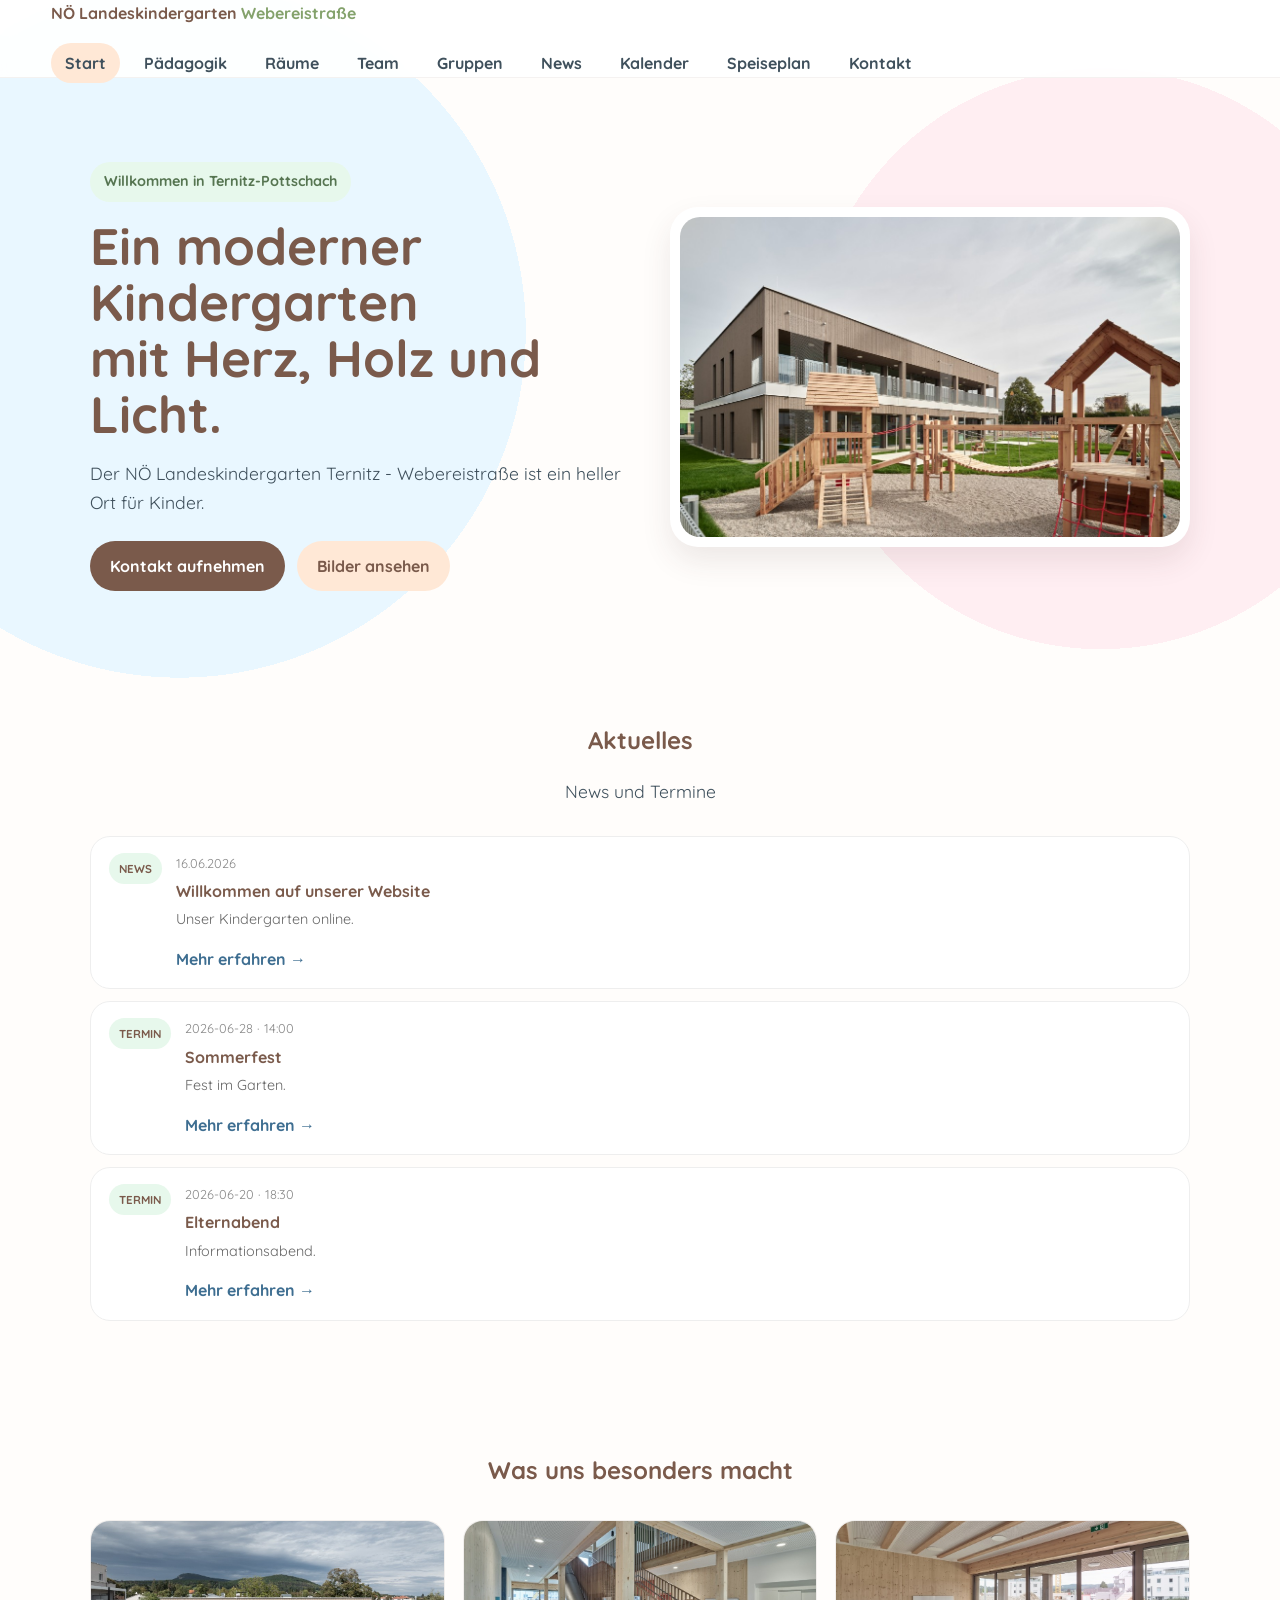
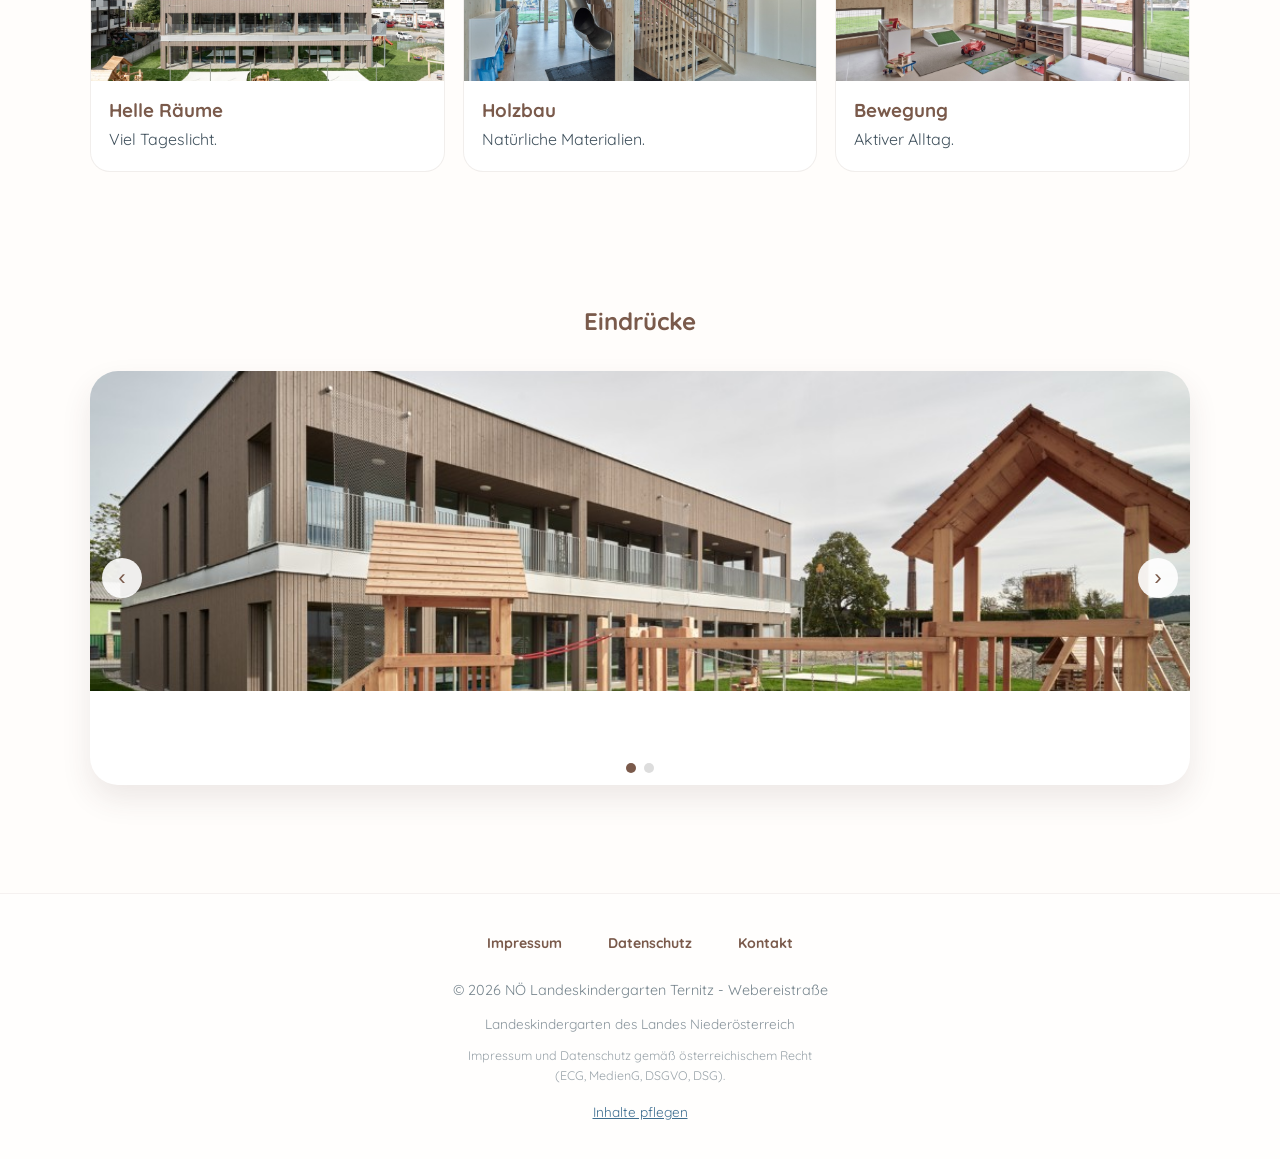
<file: index.html>
<!DOCTYPE html>
<html lang="de">
<head>
    <meta charset="UTF-8">
    <meta name="viewport" content="width=device-width, initial-scale=1.0">
    <title>NÖ Landeskindergarten Ternitz - Webereistraße</title>
    <link rel="preconnect" href="https://fonts.googleapis.com">
    <link rel="preconnect" href="https://fonts.gstatic.com" crossorigin>
    <link href="https://fonts.googleapis.com/css2?family=Quicksand:wght@400;500;600;700;800&display=swap" rel="stylesheet">
    <link rel="stylesheet" href="assets/styles.css">
    <link rel="stylesheet" href="assets/theme-decorations.css">
</head>
<body data-page-id="home">
    <div id="kg-theme-decorations" aria-hidden="true"></div>
    <header class="topbar" id="site-header"></header>
    <main id="page-root"></main>
    <footer id="site-footer"></footer>

    <script src="assets/site-data.js"></script>
    <script src="assets/legal-content-at.js"></script>
    <script src="assets/site-store.js"></script>
    <script src="assets/theme-presets.js"></script>
    <script src="assets/theme-options.js"></script>
    <script src="assets/theme-engine.js"></script>
    <script src="assets/module-registry.js"></script>
    <script src="assets/content-publish.js"></script>
    <script src="assets/carousel.js"></script>
    <script src="assets/kalender-page.js"></script>
    <script src="assets/speiseplan-page.js"></script>
    <script src="assets/site-layout.js"></script>
    <script src="assets/page-shell.js"></script>
    <script src="assets/app.js"></script>
</body>
</html>
</file>
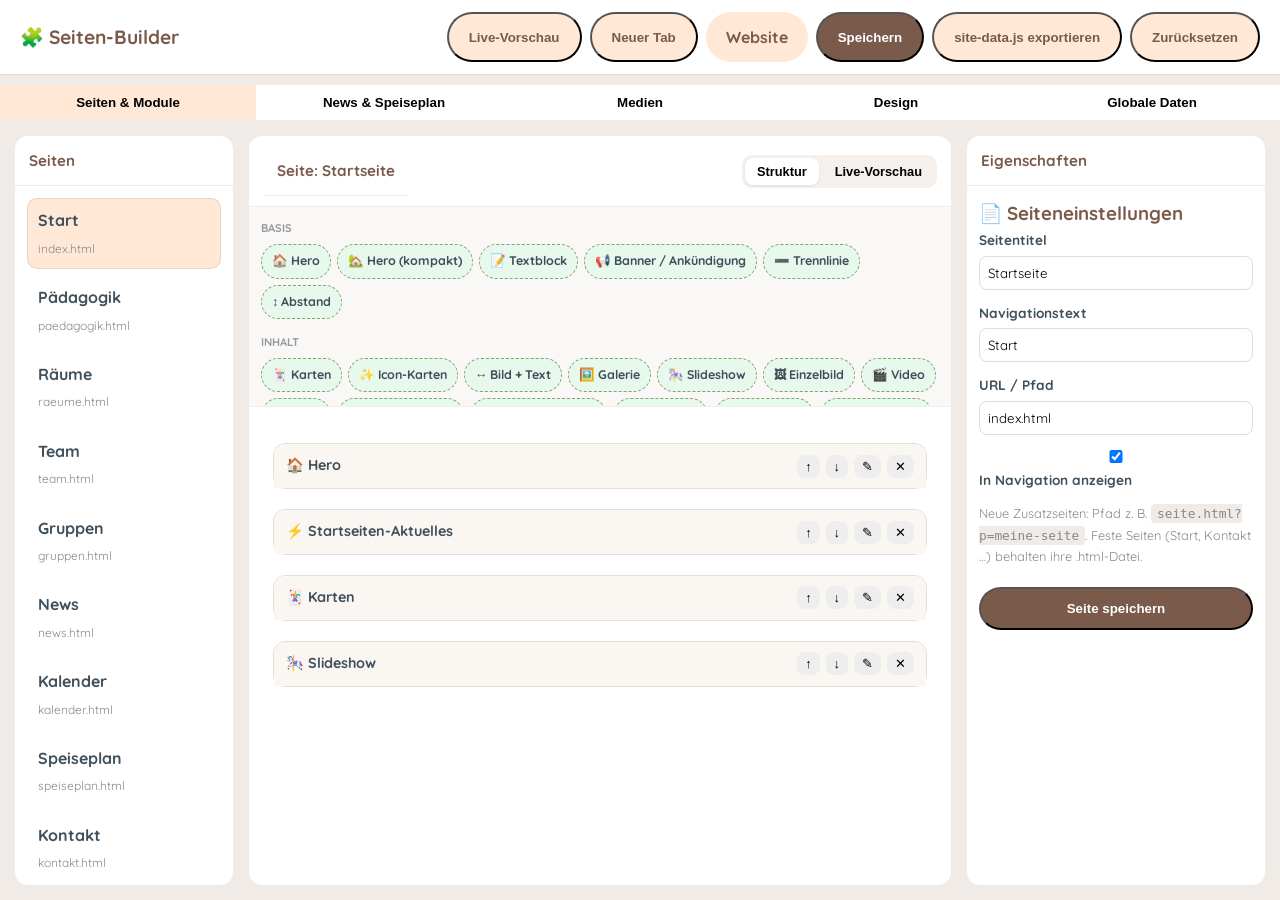
<file: admin.html>
<!DOCTYPE html>
<html lang="de">
<head>
    <meta charset="UTF-8">
    <meta name="viewport" content="width=device-width, initial-scale=1.0">
    <title>Seiten-Builder | Kindergarten Webereistraße</title>
    <link href="https://fonts.googleapis.com/css2?family=Quicksand:wght@400;600;700;800&display=swap" rel="stylesheet">
    <link rel="stylesheet" href="assets/styles.css">
    <link rel="stylesheet" href="assets/admin-builder.css">
    <link rel="stylesheet" href="assets/admin-content-hub.css">
    <link rel="stylesheet" href="assets/admin-media-gallery.css">
    <link rel="stylesheet" href="assets/theme-decorations.css">
</head>
<body class="builder-body">
    <header class="builder-header">
        <h1>🧩 Seiten-Builder</h1>
        <div class="builder-actions">
            <button type="button" class="btn soft" id="previewBtn">Live-Vorschau</button>
            <button type="button" class="btn soft" id="previewExternalBtn">Neuer Tab</button>
            <a class="btn soft" href="index.html">Website</a>
            <button type="button" class="btn primary" id="saveBtn">Speichern</button>
            <button type="button" class="btn soft" id="exportBtn">site-data.js exportieren</button>
            <button type="button" class="btn soft" id="resetBtn">Zurücksetzen</button>
        </div>
    </header>

    <div class="admin-status" id="statusMsg"></div>

    <div class="tabs">
        <button type="button" class="active" data-tab="builder">Seiten & Module</button>
        <button type="button" data-tab="content">News & Speiseplan</button>
        <button type="button" data-tab="media">Medien</button>
        <button type="button" data-tab="design">Design</button>
        <button type="button" data-tab="global">Globale Daten</button>
    </div>

    <div id="contentHubPanel" class="builder-panel content-hub-panel" style="display:none"></div>

    <div id="mediaGalleryPanel" class="builder-panel media-gallery-panel" style="display:none"></div>

    <div id="designPanel" class="builder-panel design-panel" style="display:none"></div>

    <div id="globalPanel" class="builder-panel" style="display:none;margin:14px"></div>

    <div class="builder-grid" id="builderMain">
        <aside class="builder-panel">
            <h2>Seiten</h2>
            <div class="builder-panel-body">
                <div id="pagesList"></div>
                <button type="button" class="btn-add" id="addPageBtn" style="width:100%;margin-top:8px">+ Neue Seite</button>
                <button type="button" class="btn-danger" id="deletePageBtn" style="width:100%;margin-top:8px">Seite löschen</button>
            </div>
        </aside>

        <section class="builder-panel builder-center">
            <div class="canvas-toolbar">
                <h2 id="canvasTitle">Seite</h2>
                <div class="view-toggle">
                    <button type="button" class="active" data-view="structure">Struktur</button>
                    <button type="button" data-view="preview">Live-Vorschau</button>
                </div>
            </div>
            <div id="modulePalette" class="palette"></div>
            <div class="builder-panel-body" id="moduleCanvas"></div>
            <div class="builder-panel-body preview-pane" id="livePreview" style="display:none">
                <div class="preview-pane-inner" id="livePreviewInner"></div>
            </div>
        </section>

        <aside class="builder-panel">
            <h2>Eigenschaften</h2>
            <div class="builder-panel-body" id="propertiesPanel"></div>
        </aside>
    </div>

    <div id="moduleInfoModal" class="module-info-modal" hidden aria-hidden="true">
        <div class="module-info-backdrop" data-close-modal></div>
        <div class="module-info-dialog" role="dialog" aria-labelledby="moduleInfoTitle">
            <button type="button" class="module-info-close" data-close-modal aria-label="Schließen">✕</button>
            <header class="module-info-header">
                <span id="moduleInfoIcon"></span>
                <h3 id="moduleInfoTitle"></h3>
            </header>
            <p id="moduleInfoDesc" class="module-info-desc"></p>
            <p id="moduleInfoUsage" class="module-info-usage"></p>
            <ul id="moduleInfoTags" class="module-info-tags"></ul>
            <div class="module-info-preview-wrap">
                <p class="module-info-preview-label">So sieht es aus:</p>
                <div id="moduleInfoPreview" class="module-info-preview"></div>
            </div>
            <p class="module-info-hint">💡 Zum Einfügen: Modul in die Seite <strong>ziehen</strong>.</p>
        </div>
    </div>

    <div id="mediaPickerModal" class="media-picker-modal" hidden aria-hidden="true">
        <div class="media-picker-backdrop" data-close-picker></div>
        <div class="media-picker-dialog" role="dialog" aria-labelledby="mediaPickerTitle">
            <header class="media-picker-head">
                <h3 id="mediaPickerTitle">Medium aus Galerie wählen</h3>
                <button type="button" class="media-picker-close" data-close-picker aria-label="Schließen">✕</button>
            </header>
            <div class="media-picker-body" id="mediaPickerBody"></div>
        </div>
    </div>

    <script src="assets/site-data.js"></script>
    <script src="assets/legal-content-at.js"></script>
    <script src="assets/site-store.js"></script>
    <script src="assets/theme-presets.js"></script>
    <script src="assets/theme-options.js"></script>
    <script src="assets/theme-engine.js"></script>
    <script src="assets/module-registry.js"></script>
    <script src="assets/content-publish.js"></script>
    <script src="assets/carousel.js"></script>
    <script src="assets/kalender-page.js"></script>
    <script src="assets/speiseplan-page.js"></script>
    <script src="assets/media-library.js"></script>
    <script src="assets/admin-media-gallery.js"></script>
    <script src="assets/admin-content-hub.js"></script>
    <script src="assets/admin-builder.js"></script>
</body>
</html>
</file>
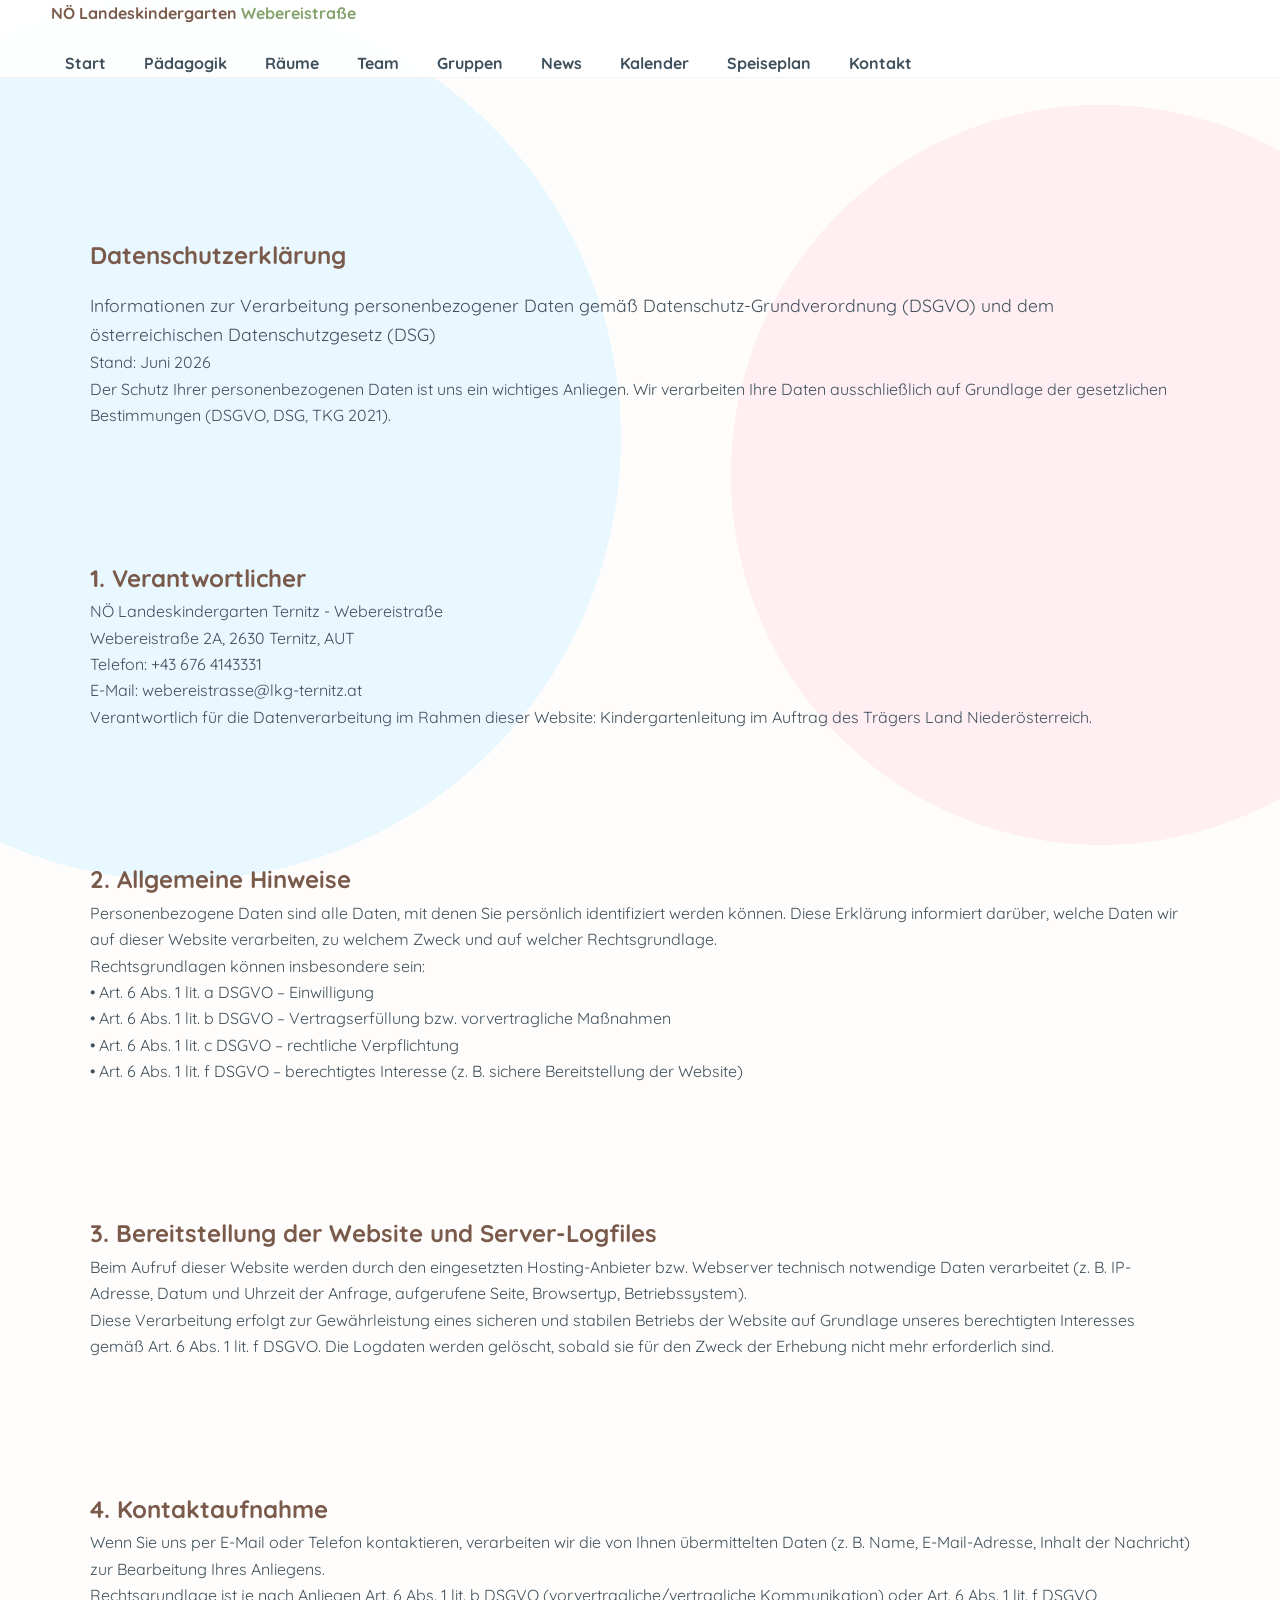
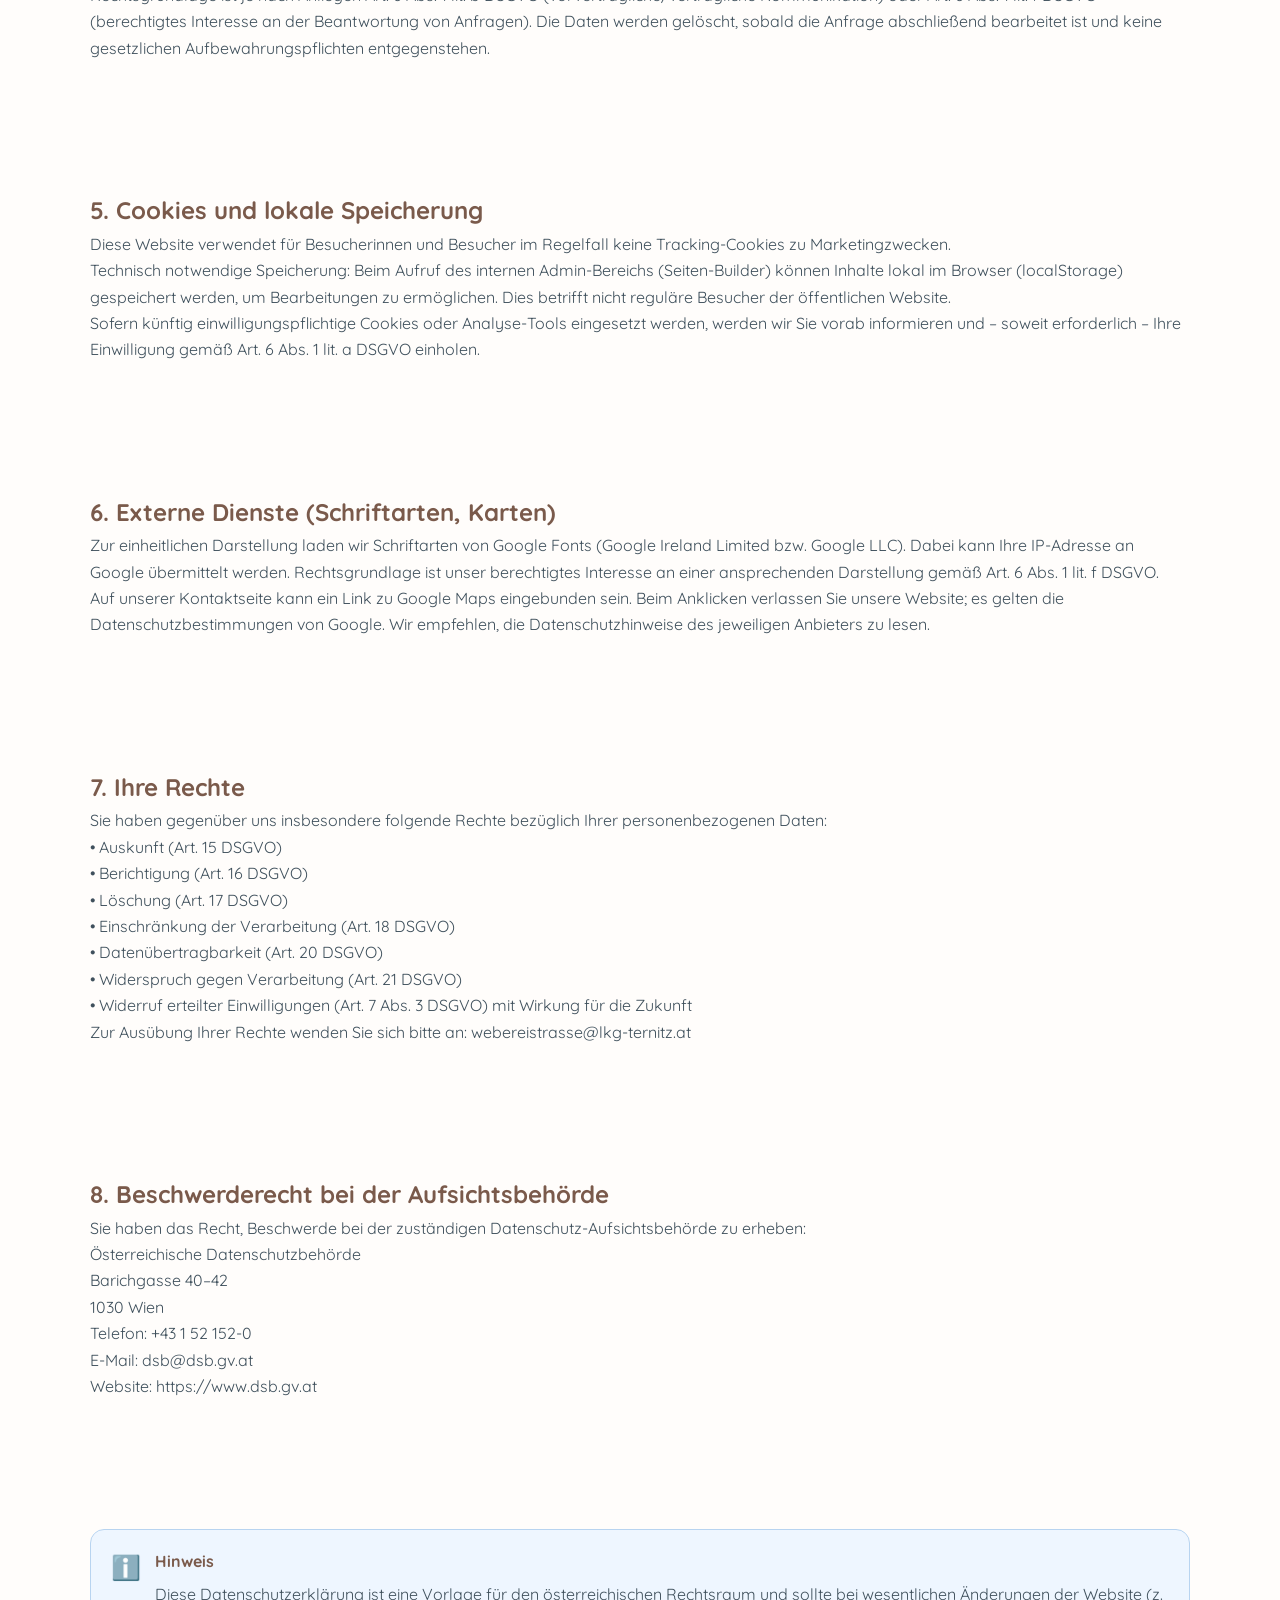
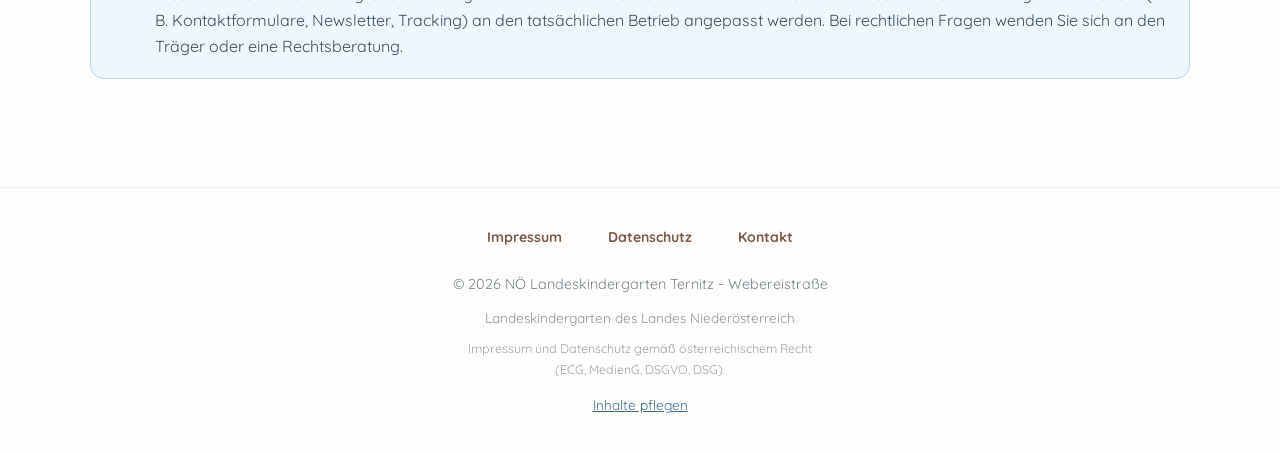
<file: datenschutz.html>
<!DOCTYPE html>
<html lang="de">
<head>
    <meta charset="UTF-8">
    <meta name="viewport" content="width=device-width, initial-scale=1.0">
    <title>Datenschutz | Kindergarten Webereistraße</title>
    <link href="https://fonts.googleapis.com/css2?family=Quicksand:wght@400;600;700;800&display=swap" rel="stylesheet">
    <link rel="stylesheet" href="assets/styles.css">
    <link rel="stylesheet" href="assets/theme-decorations.css">
</head>
<body data-page-id="datenschutz">
    <div id="kg-theme-decorations" aria-hidden="true"></div>
    <header class="topbar" id="site-header"></header>
    <main id="page-root"></main>
    <footer id="site-footer"></footer>
    <script src="assets/site-data.js"></script>
    <script src="assets/legal-content-at.js"></script>
    <script src="assets/site-store.js"></script>
    <script src="assets/theme-presets.js"></script>
    <script src="assets/theme-options.js"></script>
    <script src="assets/theme-engine.js"></script>
    <script src="assets/module-registry.js"></script>
    <script src="assets/content-publish.js"></script>
    <script src="assets/carousel.js"></script>
    <script src="assets/kalender-page.js"></script>
    <script src="assets/speiseplan-page.js"></script>
    <script src="assets/site-layout.js"></script>
    <script src="assets/page-shell.js"></script>
    <script src="assets/app.js"></script>
</body>
</html>
</file>
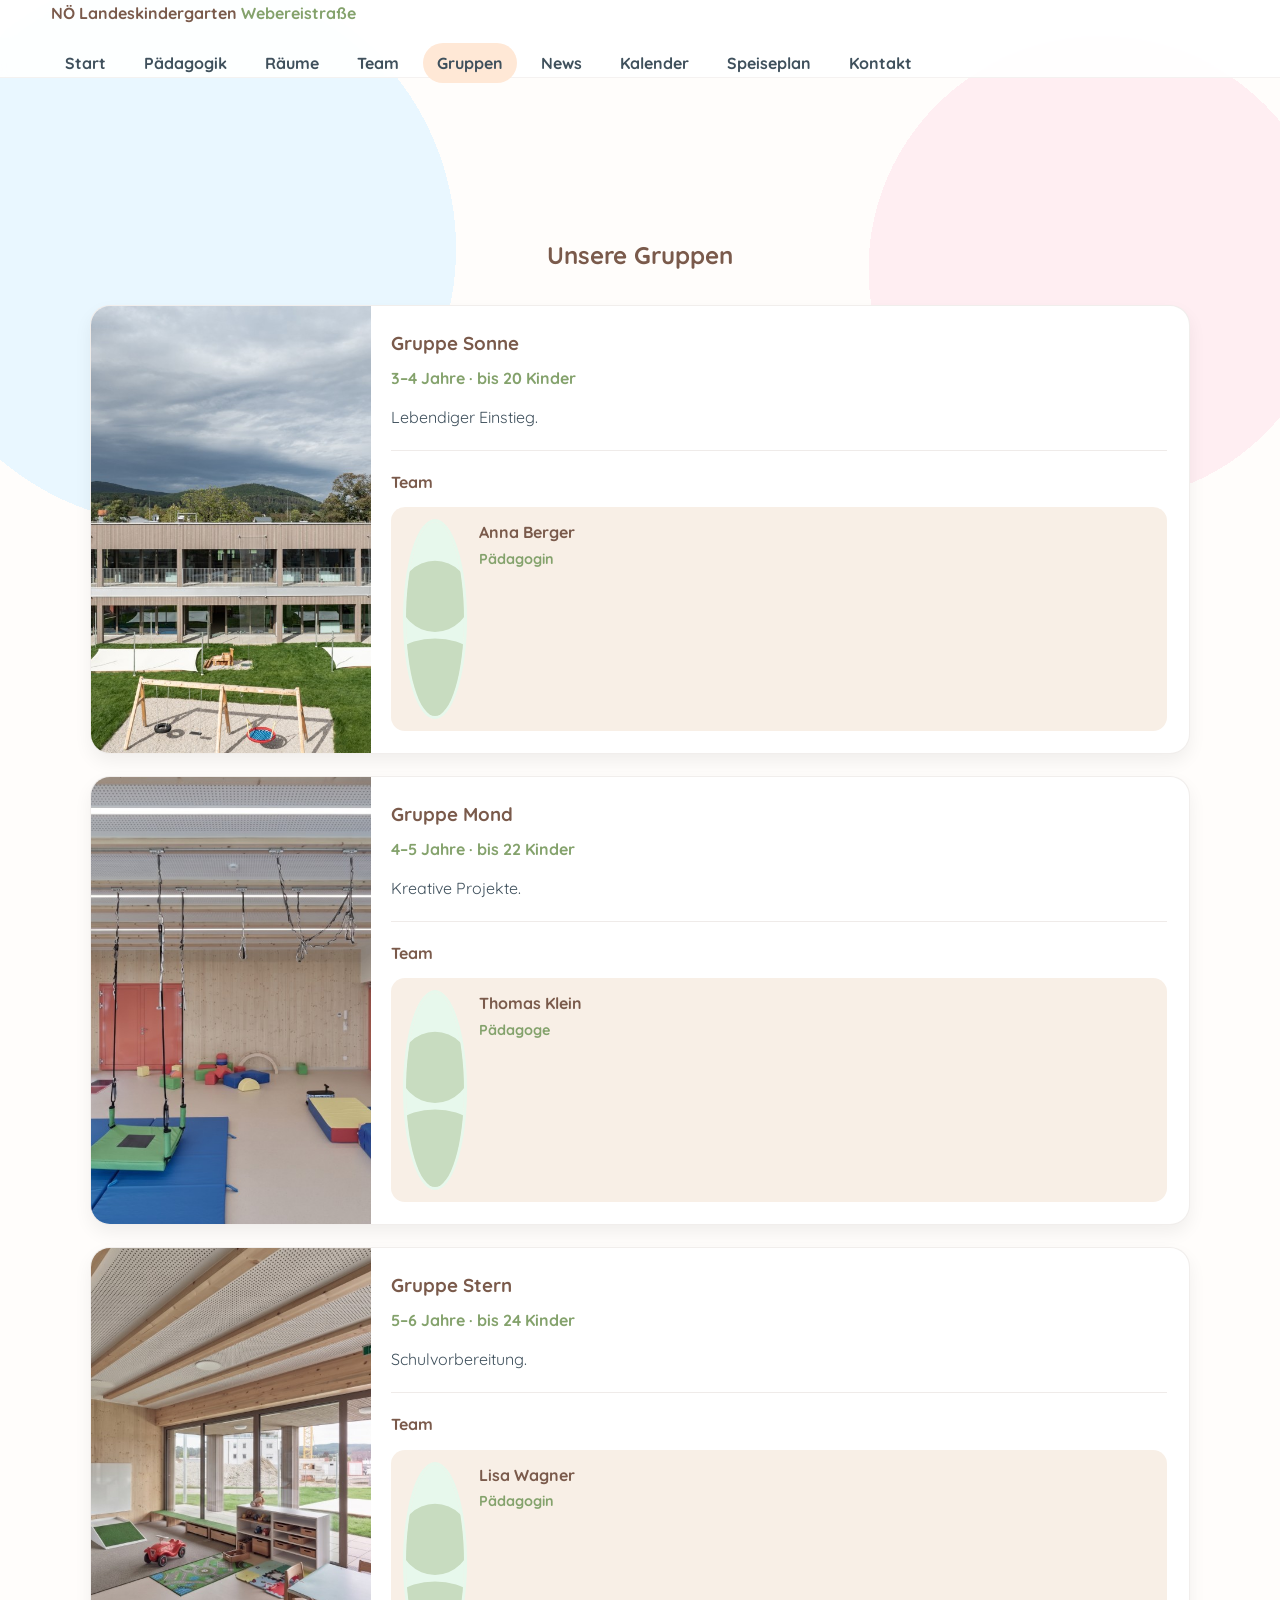
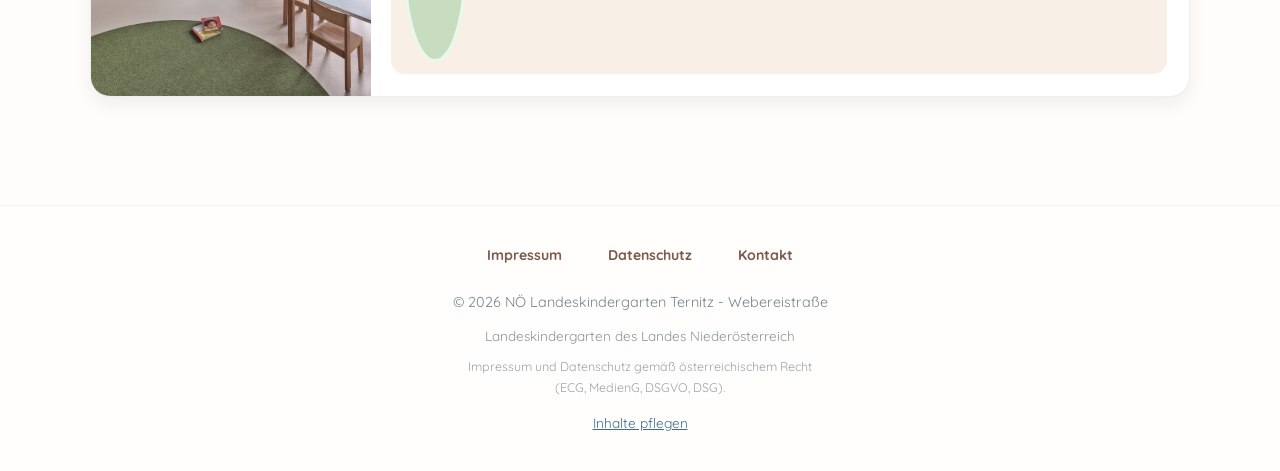
<file: gruppen.html>
<!DOCTYPE html>
<html lang="de">
<head>
    <meta charset="UTF-8">
    <meta name="viewport" content="width=device-width, initial-scale=1.0">
    <title>Gruppen | Kindergarten Webereistraße</title>
    <link href="https://fonts.googleapis.com/css2?family=Quicksand:wght@400;600;700;800&display=swap" rel="stylesheet">
    <link rel="stylesheet" href="assets/styles.css">
</head>
<body data-page-id="gruppen">
    <div class="cloud one"></div>
    <div class="cloud two"></div>
    <header class="topbar" id="site-header"></header>
    <main id="page-root"></main>
    <footer id="site-footer"></footer>
    <script src="assets/site-data.js"></script>
    <script src="assets/legal-content-at.js"></script>
    <script src="assets/site-store.js"></script>
    <script src="assets/module-registry.js"></script>
    <script src="assets/content-publish.js"></script>
    <script src="assets/carousel.js"></script>
    <script src="assets/kalender-page.js"></script>
    <script src="assets/speiseplan-page.js"></script>
    <script src="assets/site-layout.js"></script>
    <script src="assets/page-shell.js"></script>
    <script src="assets/app.js"></script>
</body>
</html>
</file>
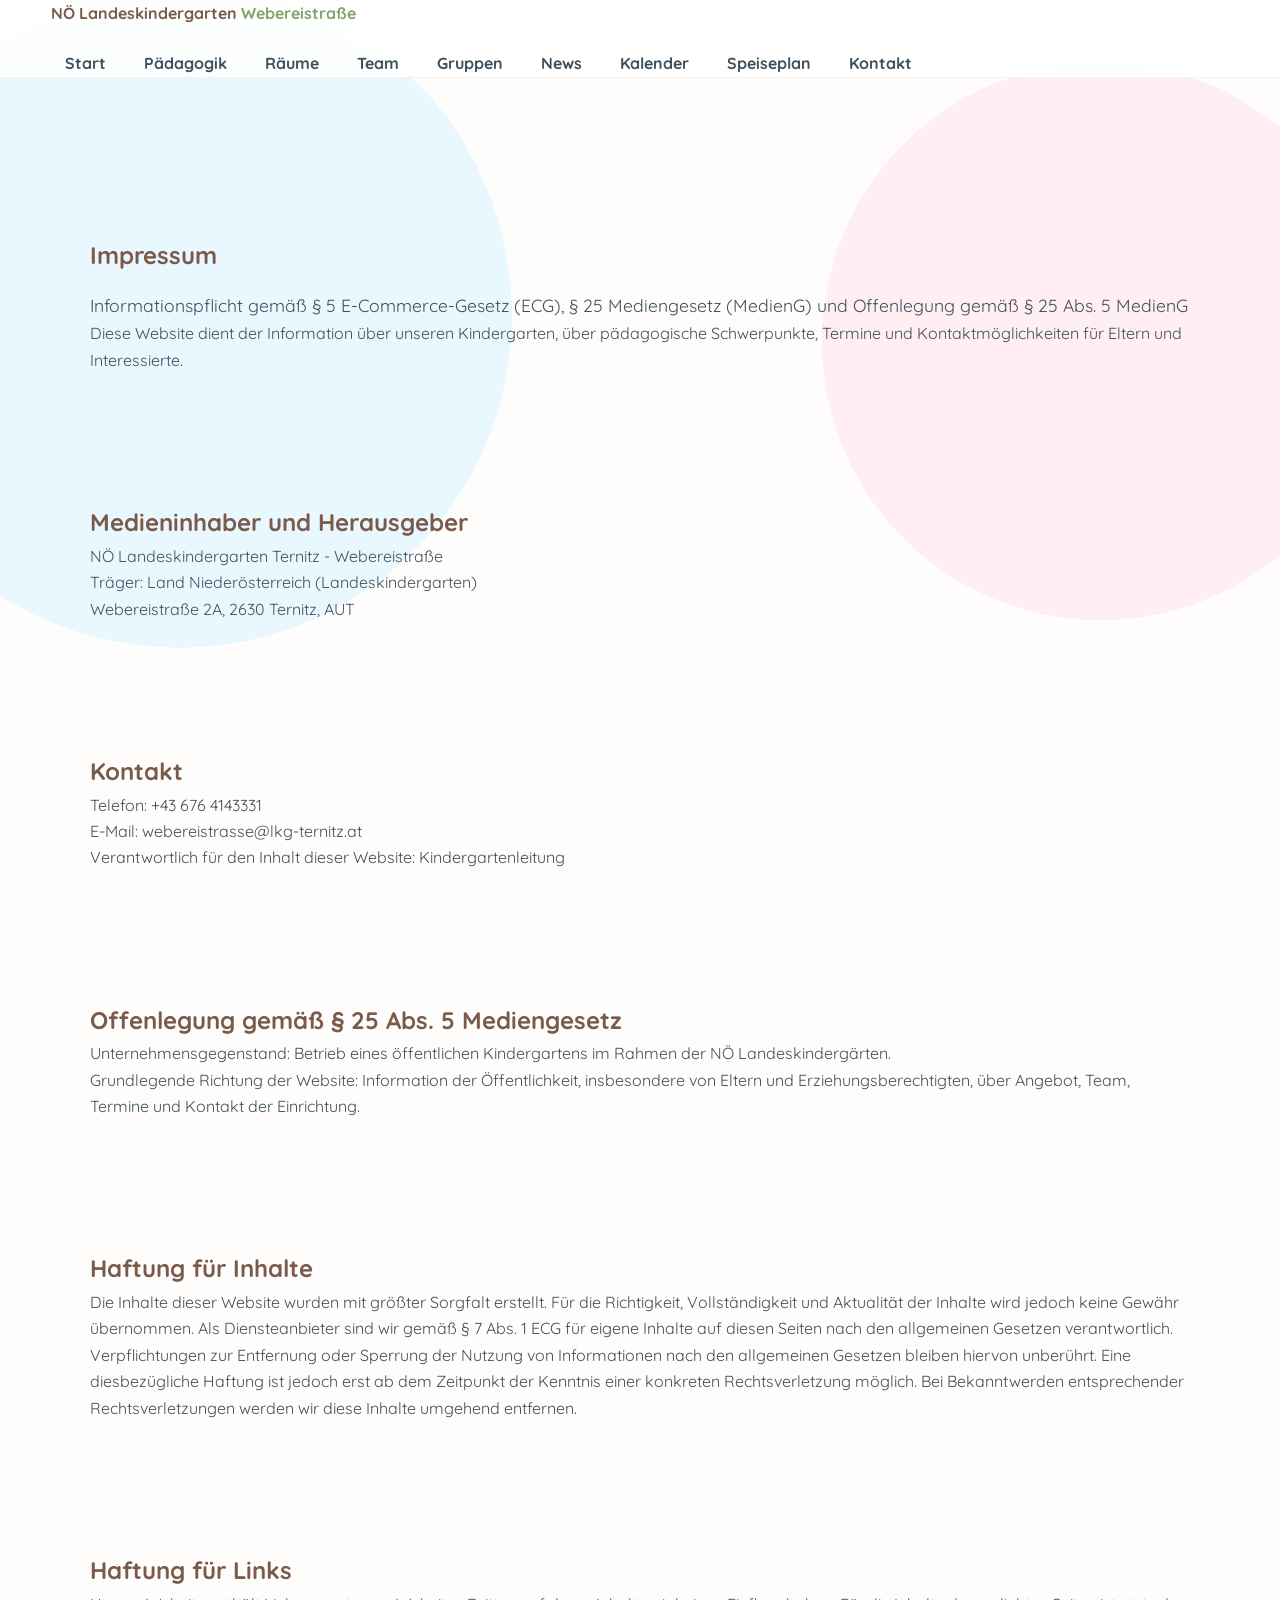
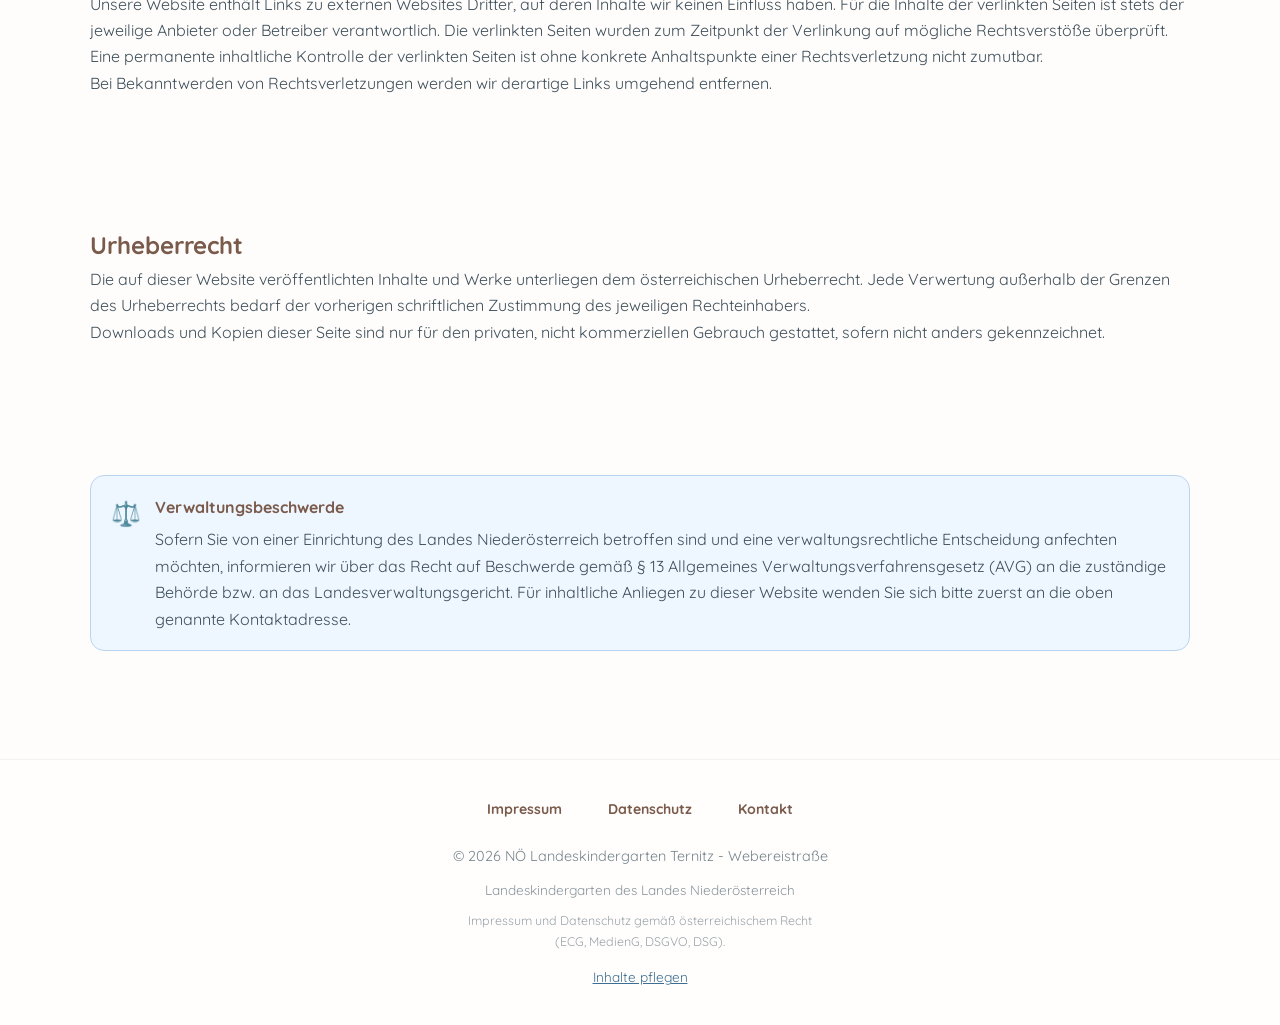
<file: impressum.html>
<!DOCTYPE html>
<html lang="de">
<head>
    <meta charset="UTF-8">
    <meta name="viewport" content="width=device-width, initial-scale=1.0">
    <title>Impressum | Kindergarten Webereistraße</title>
    <link href="https://fonts.googleapis.com/css2?family=Quicksand:wght@400;600;700;800&display=swap" rel="stylesheet">
    <link rel="stylesheet" href="assets/styles.css">
    <link rel="stylesheet" href="assets/theme-decorations.css">
</head>
<body data-page-id="impressum">
    <div id="kg-theme-decorations" aria-hidden="true"></div>
    <header class="topbar" id="site-header"></header>
    <main id="page-root"></main>
    <footer id="site-footer"></footer>
    <script src="assets/site-data.js"></script>
    <script src="assets/legal-content-at.js"></script>
    <script src="assets/site-store.js"></script>
    <script src="assets/theme-presets.js"></script>
    <script src="assets/theme-options.js"></script>
    <script src="assets/theme-engine.js"></script>
    <script src="assets/module-registry.js"></script>
    <script src="assets/content-publish.js"></script>
    <script src="assets/carousel.js"></script>
    <script src="assets/kalender-page.js"></script>
    <script src="assets/speiseplan-page.js"></script>
    <script src="assets/site-layout.js"></script>
    <script src="assets/page-shell.js"></script>
    <script src="assets/app.js"></script>
</body>
</html>
</file>
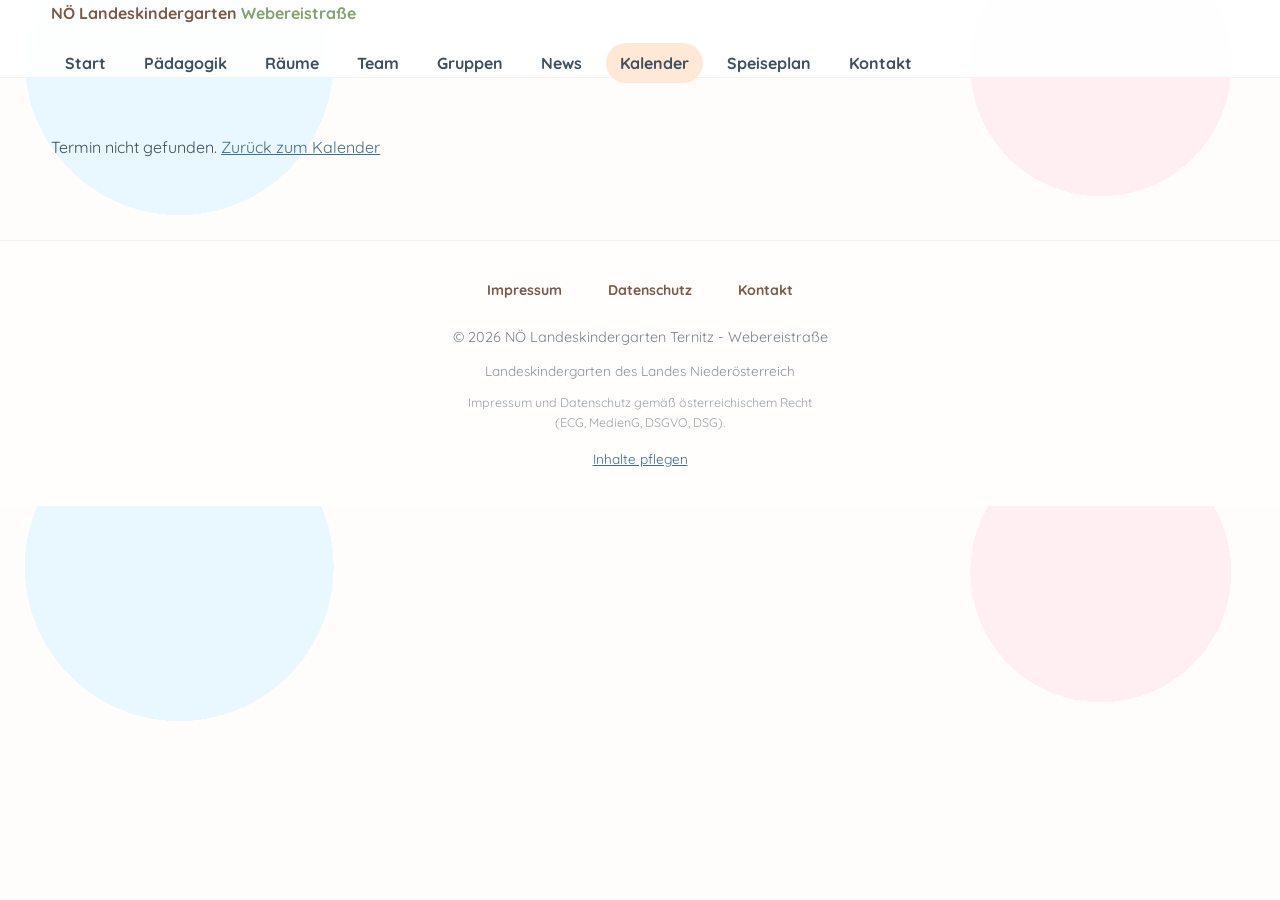
<file: kalender-artikel.html>
<!DOCTYPE html>
<html lang="de">
<head>
    <meta charset="UTF-8">
    <meta name="viewport" content="width=device-width, initial-scale=1.0">
    <title>Termin | Kindergarten Webereistraße</title>
    <link rel="preconnect" href="https://fonts.googleapis.com">
    <link rel="preconnect" href="https://fonts.gstatic.com" crossorigin>
    <link href="https://fonts.googleapis.com/css2?family=Quicksand:wght@400;500;600;700;800&display=swap" rel="stylesheet">
    <link rel="stylesheet" href="assets/styles.css">
</head>
<body data-active-nav="kalender">
    <div class="cloud one"></div>
    <div class="cloud two"></div>

    <header class="topbar" id="site-header"></header>

    <main class="container" id="eventArticle"></main>

    <footer id="site-footer"></footer>

    <script src="assets/site-data.js"></script>
    <script src="assets/legal-content-at.js"></script>
    <script src="assets/site-store.js"></script>
    <script src="assets/module-registry.js"></script>
    <script src="assets/site-layout.js"></script>
    <script src="assets/page-shell.js"></script>
    <script src="assets/carousel.js"></script>
    <script src="assets/event-detail.js"></script>
</body>
</html>
</file>
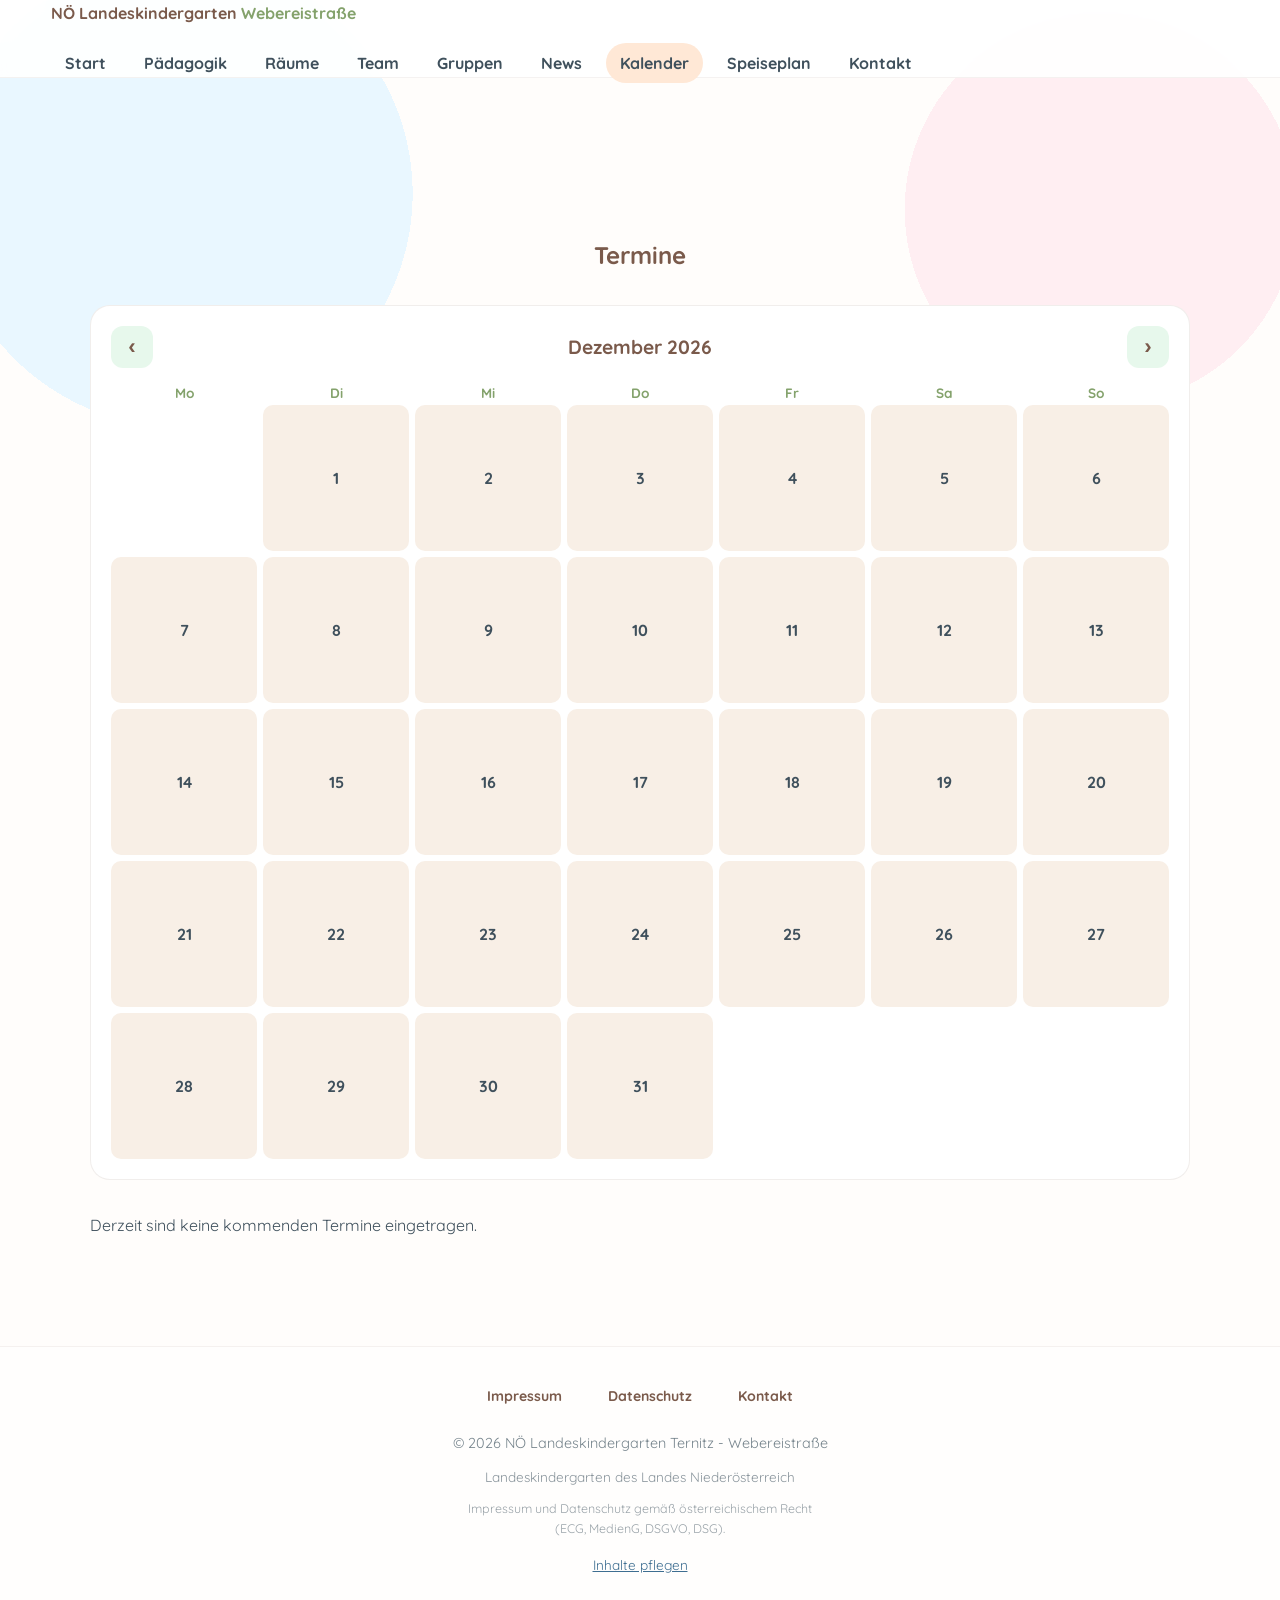
<file: kalender.html>
<!DOCTYPE html>
<html lang="de">
<head>
    <meta charset="UTF-8">
    <meta name="viewport" content="width=device-width, initial-scale=1.0">
    <title>Kalender | Kindergarten Webereistraße</title>
    <link href="https://fonts.googleapis.com/css2?family=Quicksand:wght@400;600;700;800&display=swap" rel="stylesheet">
    <link rel="stylesheet" href="assets/styles.css">
</head>
<body data-page-id="kalender">
    <div class="cloud one"></div>
    <div class="cloud two"></div>
    <header class="topbar" id="site-header"></header>
    <main id="page-root"></main>
    <footer id="site-footer"></footer>
    <script src="assets/site-data.js"></script>
    <script src="assets/legal-content-at.js"></script>
    <script src="assets/site-store.js"></script>
    <script src="assets/module-registry.js"></script>
    <script src="assets/content-publish.js"></script>
    <script src="assets/carousel.js"></script>
    <script src="assets/kalender-page.js"></script>
    <script src="assets/speiseplan-page.js"></script>
    <script src="assets/site-layout.js"></script>
    <script src="assets/page-shell.js"></script>
    <script src="assets/app.js"></script>
</body>
</html>
</file>
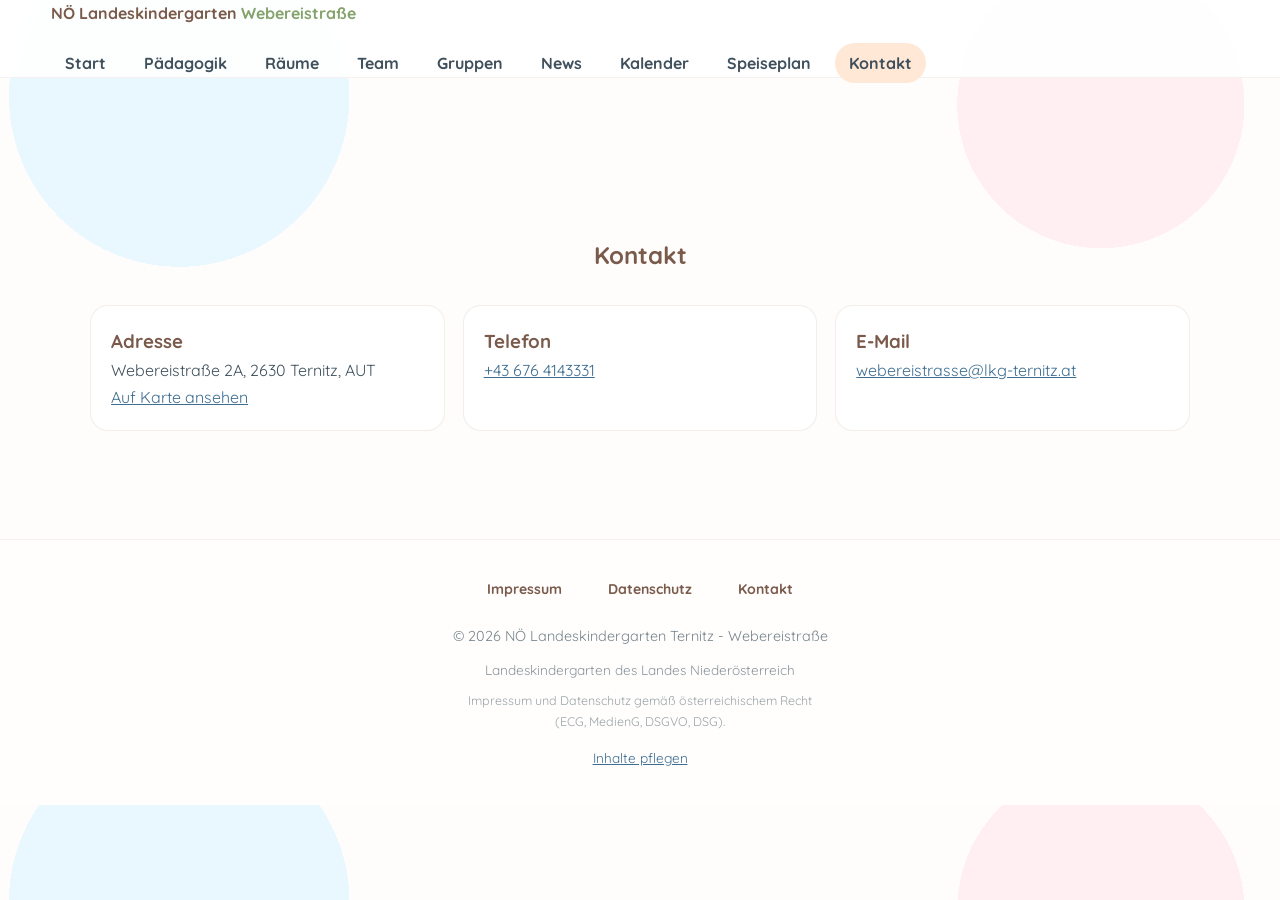
<file: kontakt.html>
<!DOCTYPE html>
<html lang="de">
<head>
    <meta charset="UTF-8">
    <meta name="viewport" content="width=device-width, initial-scale=1.0">
    <title>Kontakt | Kindergarten Webereistraße</title>
    <link href="https://fonts.googleapis.com/css2?family=Quicksand:wght@400;600;700;800&display=swap" rel="stylesheet">
    <link rel="stylesheet" href="assets/styles.css">
</head>
<body data-page-id="kontakt">
    <div class="cloud one"></div>
    <div class="cloud two"></div>
    <header class="topbar" id="site-header"></header>
    <main id="page-root"></main>
    <footer id="site-footer"></footer>
    <script src="assets/site-data.js"></script>
    <script src="assets/legal-content-at.js"></script>
    <script src="assets/site-store.js"></script>
    <script src="assets/module-registry.js"></script>
    <script src="assets/content-publish.js"></script>
    <script src="assets/carousel.js"></script>
    <script src="assets/kalender-page.js"></script>
    <script src="assets/speiseplan-page.js"></script>
    <script src="assets/site-layout.js"></script>
    <script src="assets/page-shell.js"></script>
    <script src="assets/app.js"></script>
</body>
</html>
</file>
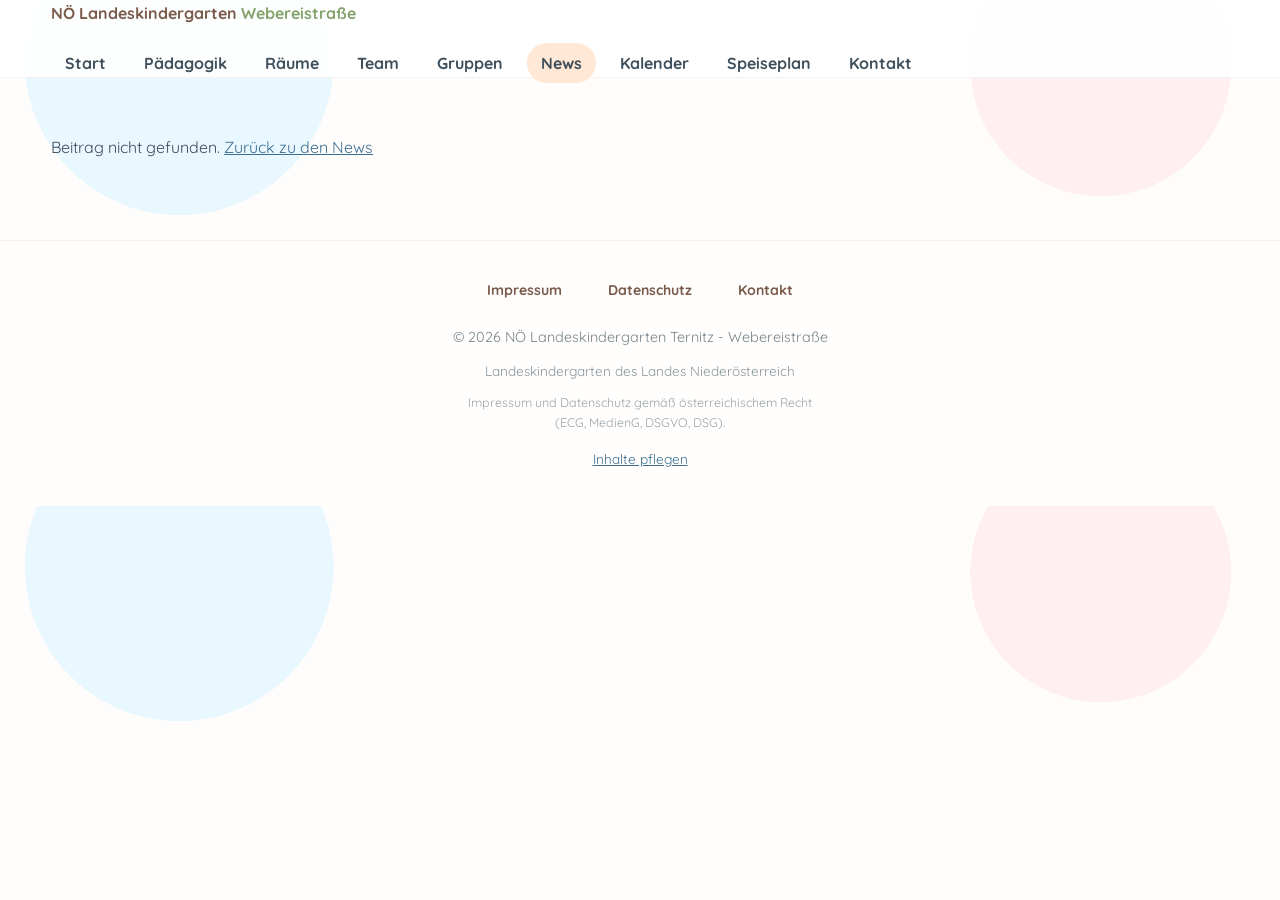
<file: news-artikel.html>
<!DOCTYPE html>
<html lang="de">
<head>
    <meta charset="UTF-8">
    <meta name="viewport" content="width=device-width, initial-scale=1.0">
    <title>News | Kindergarten Webereistraße</title>
    <link rel="preconnect" href="https://fonts.googleapis.com">
    <link rel="preconnect" href="https://fonts.gstatic.com" crossorigin>
    <link href="https://fonts.googleapis.com/css2?family=Quicksand:wght@400;500;600;700;800&display=swap" rel="stylesheet">
    <link rel="stylesheet" href="assets/styles.css">
</head>
<body data-active-nav="news">
    <div class="cloud one"></div>
    <div class="cloud two"></div>

    <header class="topbar" id="site-header"></header>

    <main class="container" id="newsArticle"></main>

    <footer id="site-footer"></footer>

    <script src="assets/site-data.js"></script>
    <script src="assets/legal-content-at.js"></script>
    <script src="assets/site-store.js"></script>
    <script src="assets/module-registry.js"></script>
    <script src="assets/site-layout.js"></script>
    <script src="assets/page-shell.js"></script>
    <script src="assets/carousel.js"></script>
    <script src="assets/news-detail.js"></script>
</body>
</html>
</file>
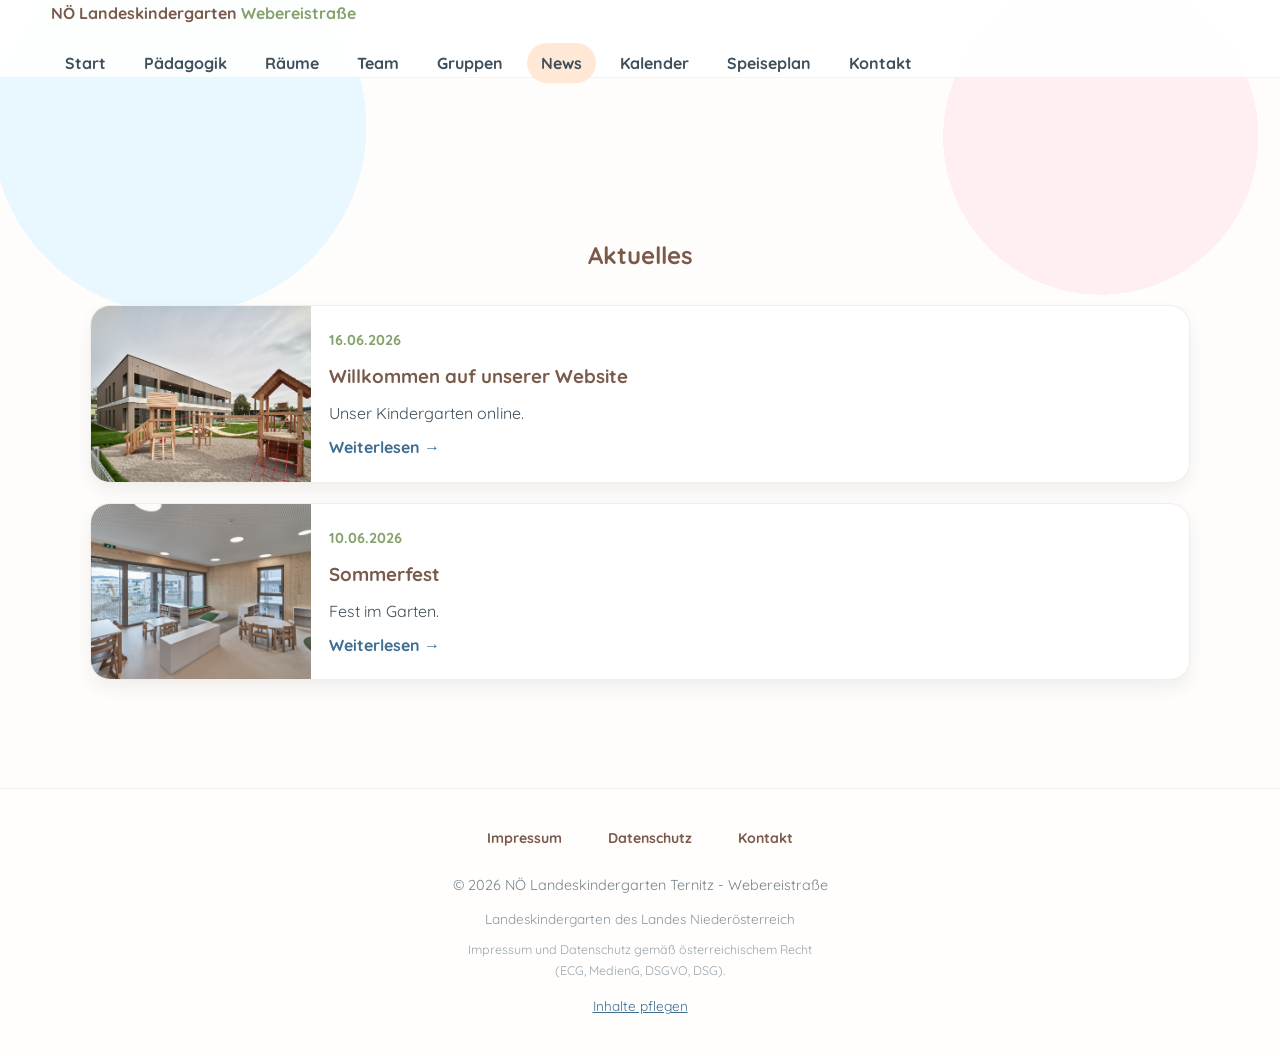
<file: news.html>
<!DOCTYPE html>
<html lang="de">
<head>
    <meta charset="UTF-8">
    <meta name="viewport" content="width=device-width, initial-scale=1.0">
    <title>News | Kindergarten Webereistraße</title>
    <link href="https://fonts.googleapis.com/css2?family=Quicksand:wght@400;600;700;800&display=swap" rel="stylesheet">
    <link rel="stylesheet" href="assets/styles.css">
</head>
<body data-page-id="news">
    <div class="cloud one"></div>
    <div class="cloud two"></div>
    <header class="topbar" id="site-header"></header>
    <main id="page-root"></main>
    <footer id="site-footer"></footer>
    <script src="assets/site-data.js"></script>
    <script src="assets/legal-content-at.js"></script>
    <script src="assets/site-store.js"></script>
    <script src="assets/module-registry.js"></script>
    <script src="assets/content-publish.js"></script>
    <script src="assets/carousel.js"></script>
    <script src="assets/kalender-page.js"></script>
    <script src="assets/speiseplan-page.js"></script>
    <script src="assets/site-layout.js"></script>
    <script src="assets/page-shell.js"></script>
    <script src="assets/app.js"></script>
</body>
</html>
</file>
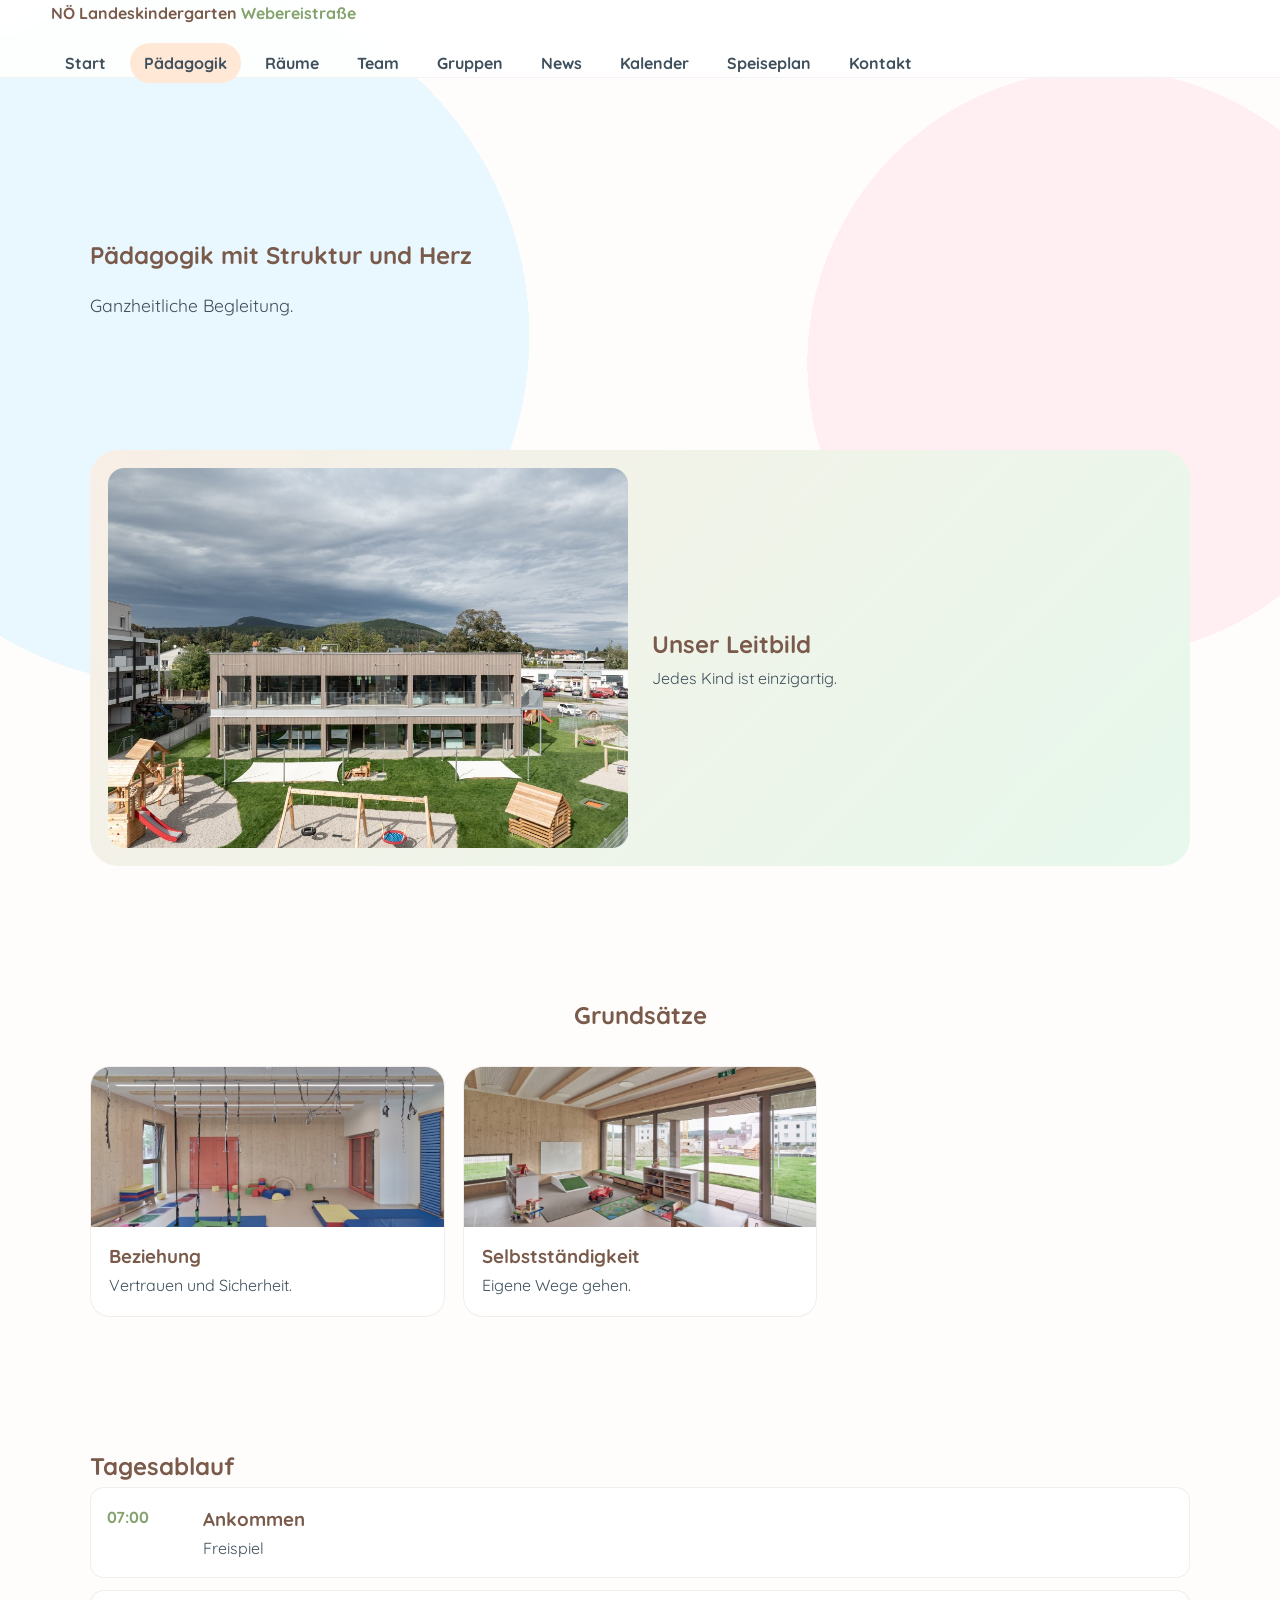
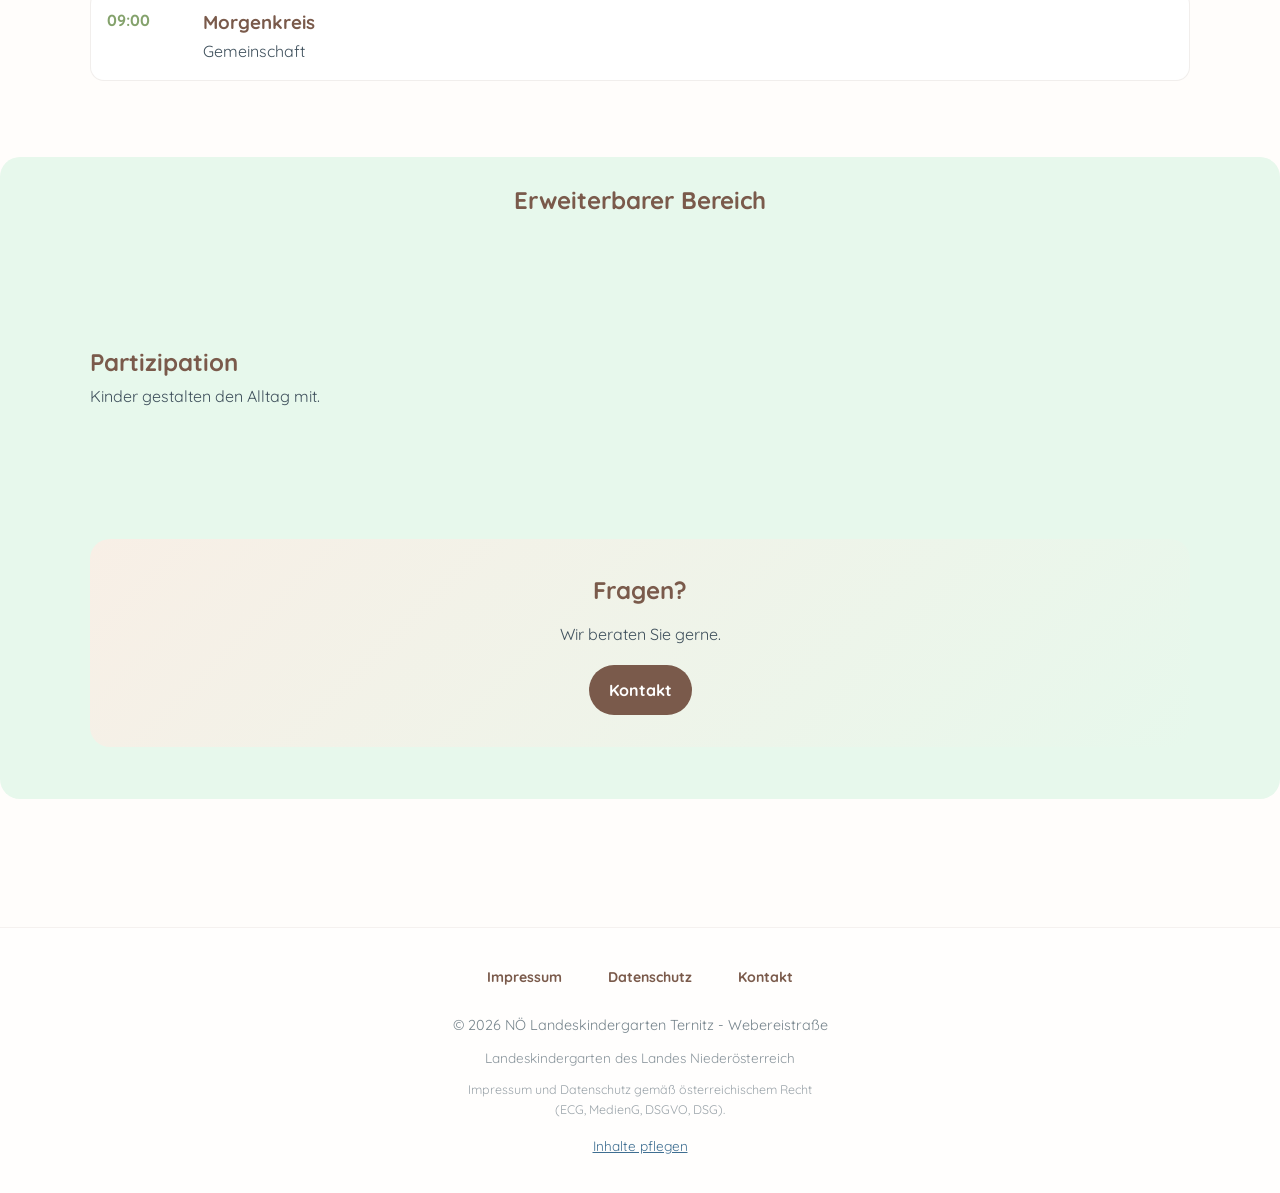
<file: paedagogik.html>
<!DOCTYPE html>
<html lang="de">
<head>
    <meta charset="UTF-8">
    <meta name="viewport" content="width=device-width, initial-scale=1.0">
    <title>Pädagogik | Kindergarten Webereistraße</title>
    <link href="https://fonts.googleapis.com/css2?family=Quicksand:wght@400;600;700;800&display=swap" rel="stylesheet">
    <link rel="stylesheet" href="assets/styles.css">
</head>
<body data-page-id="paedagogik">
    <div class="cloud one"></div>
    <div class="cloud two"></div>
    <header class="topbar" id="site-header"></header>
    <main id="page-root"></main>
    <footer id="site-footer"></footer>
    <script src="assets/site-data.js"></script>
    <script src="assets/legal-content-at.js"></script>
    <script src="assets/site-store.js"></script>
    <script src="assets/module-registry.js"></script>
    <script src="assets/content-publish.js"></script>
    <script src="assets/carousel.js"></script>
    <script src="assets/kalender-page.js"></script>
    <script src="assets/speiseplan-page.js"></script>
    <script src="assets/site-layout.js"></script>
    <script src="assets/page-shell.js"></script>
    <script src="assets/app.js"></script>
</body>
</html>
</file>
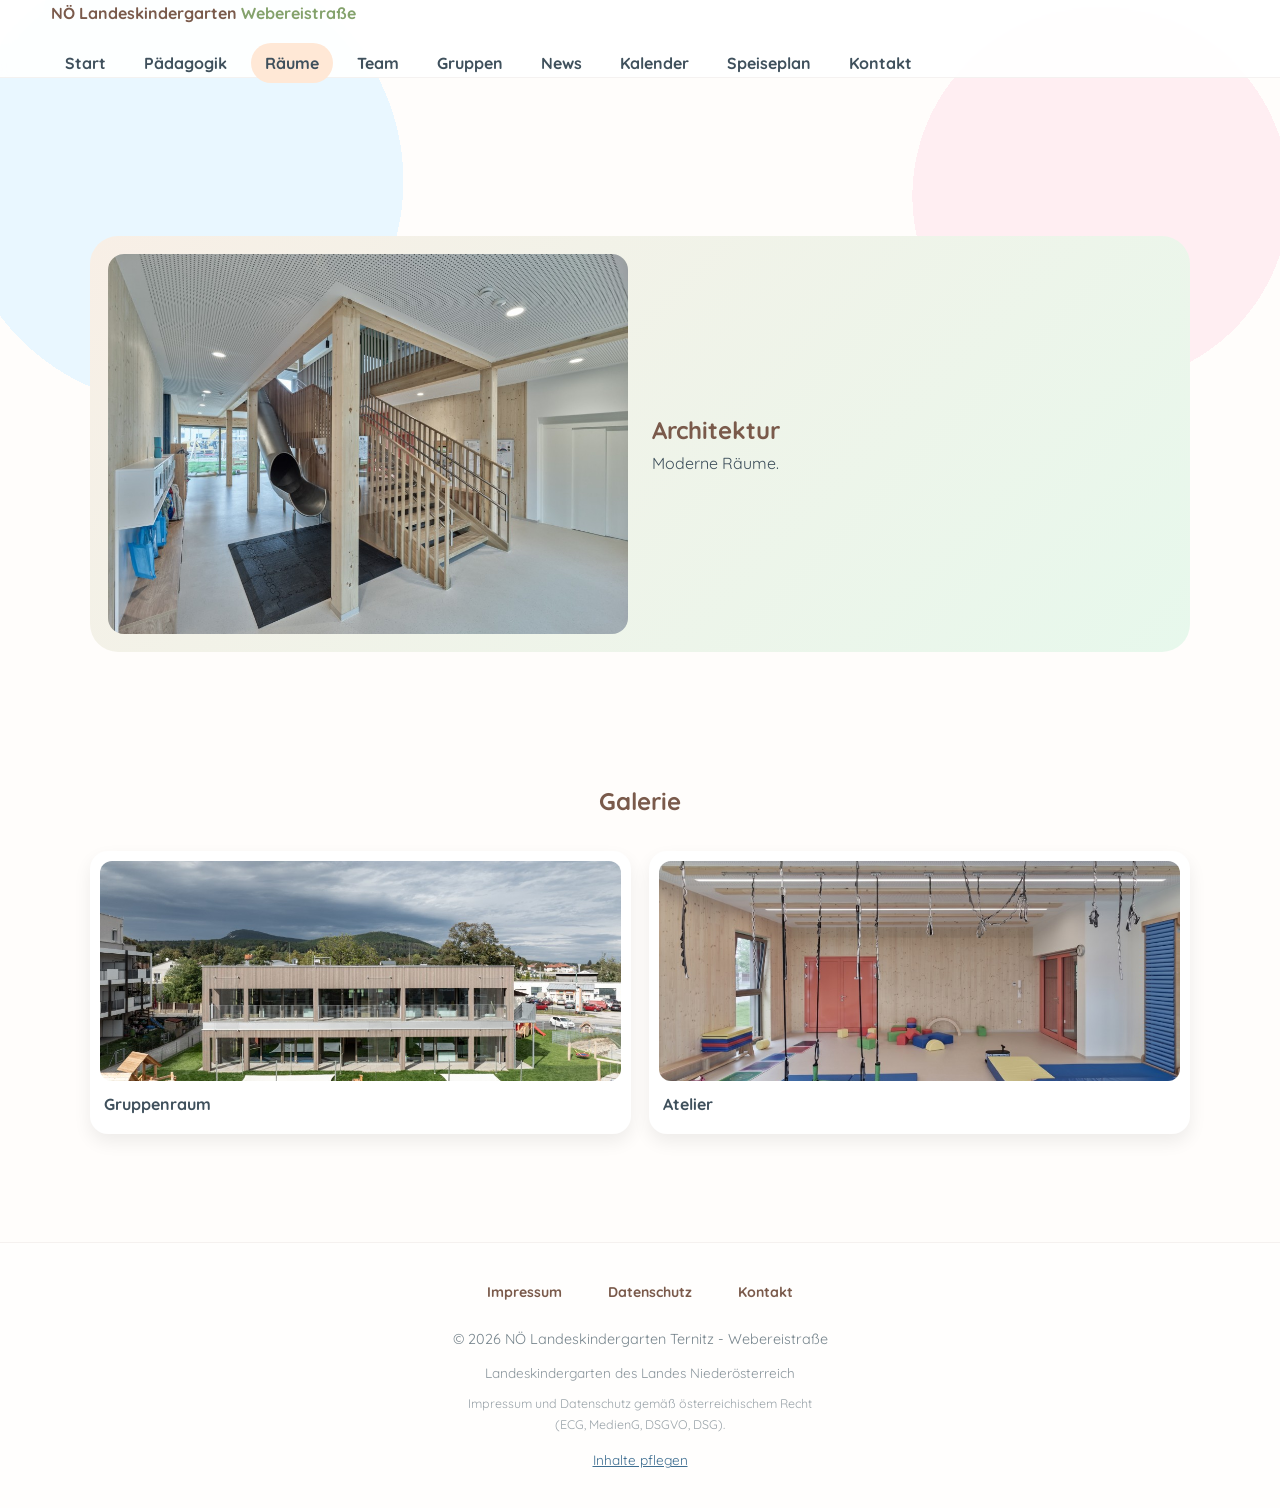
<file: raeume.html>
<!DOCTYPE html>
<html lang="de">
<head>
    <meta charset="UTF-8">
    <meta name="viewport" content="width=device-width, initial-scale=1.0">
    <title>Räume | Kindergarten Webereistraße</title>
    <link href="https://fonts.googleapis.com/css2?family=Quicksand:wght@400;600;700;800&display=swap" rel="stylesheet">
    <link rel="stylesheet" href="assets/styles.css">
</head>
<body data-page-id="raeume">
    <div class="cloud one"></div>
    <div class="cloud two"></div>
    <header class="topbar" id="site-header"></header>
    <main id="page-root"></main>
    <footer id="site-footer"></footer>
    <script src="assets/site-data.js"></script>
    <script src="assets/legal-content-at.js"></script>
    <script src="assets/site-store.js"></script>
    <script src="assets/module-registry.js"></script>
    <script src="assets/content-publish.js"></script>
    <script src="assets/carousel.js"></script>
    <script src="assets/kalender-page.js"></script>
    <script src="assets/speiseplan-page.js"></script>
    <script src="assets/site-layout.js"></script>
    <script src="assets/page-shell.js"></script>
    <script src="assets/app.js"></script>
</body>
</html>
</file>
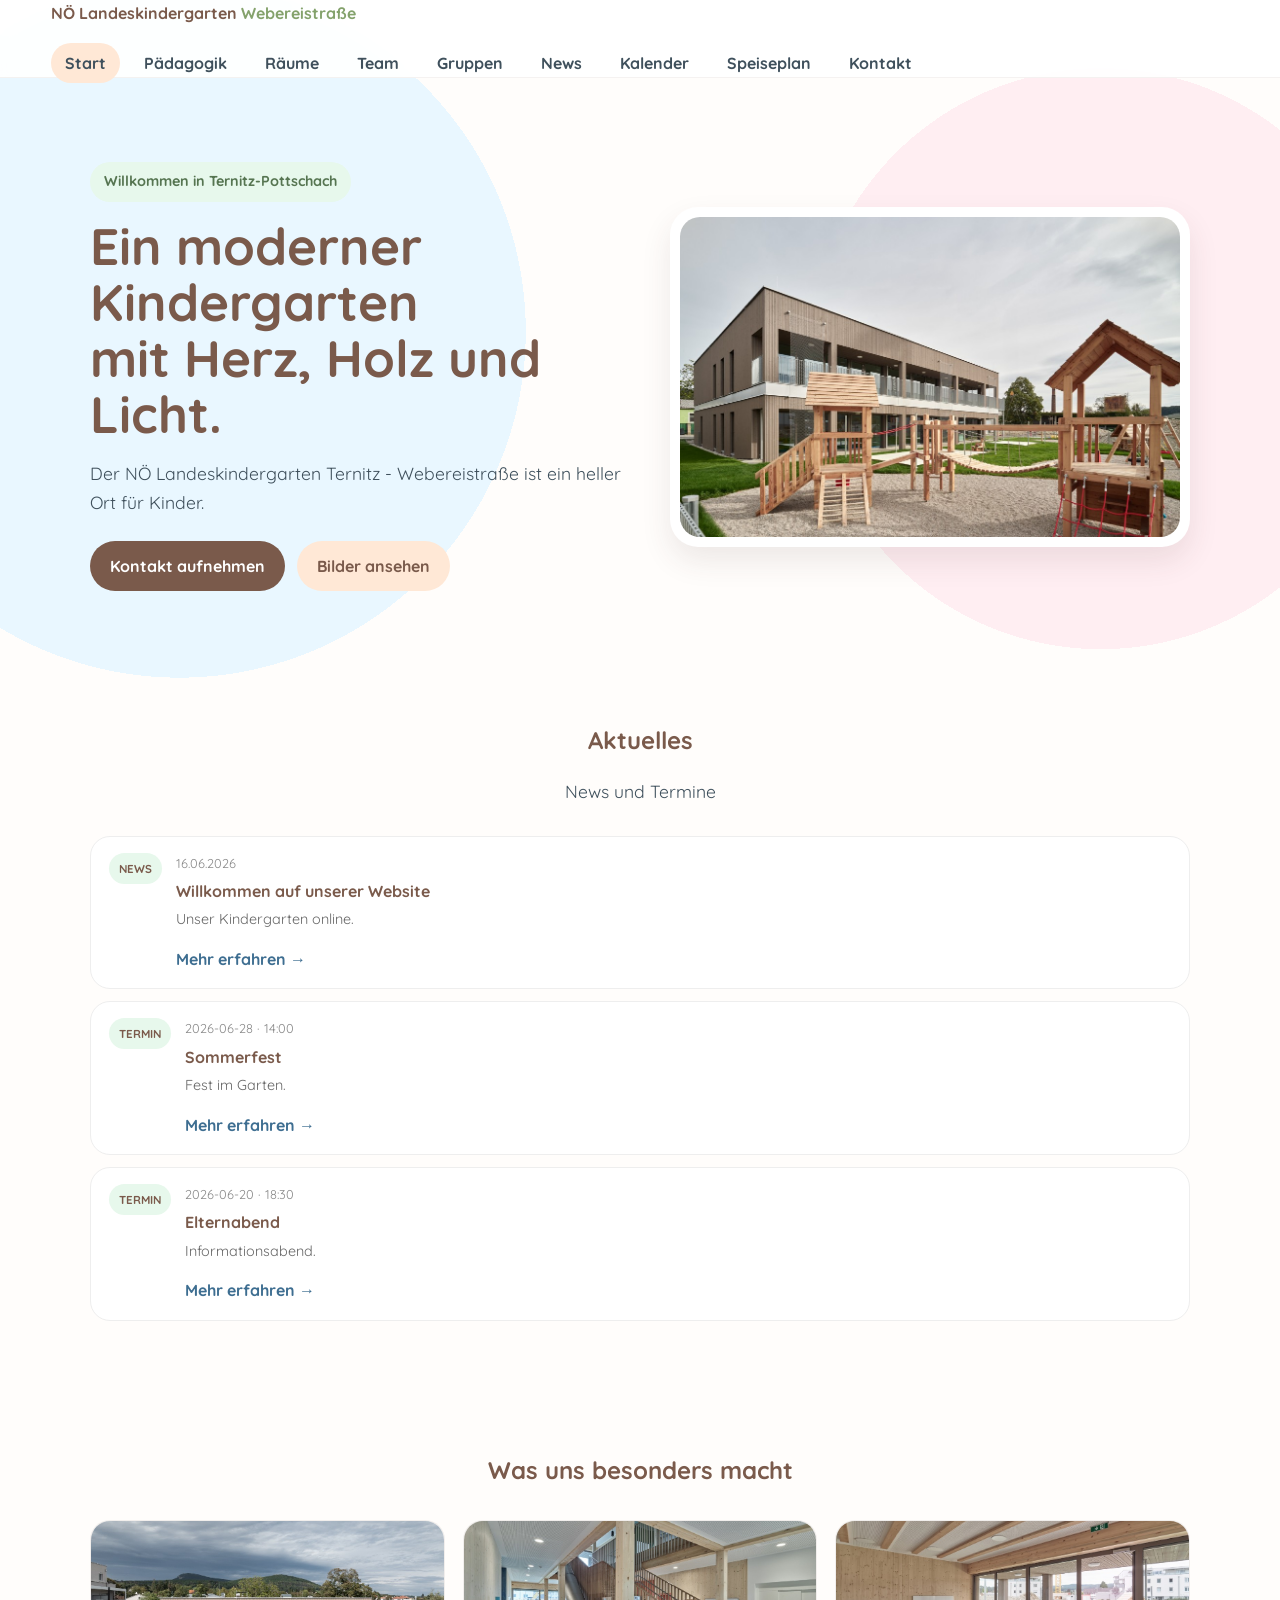
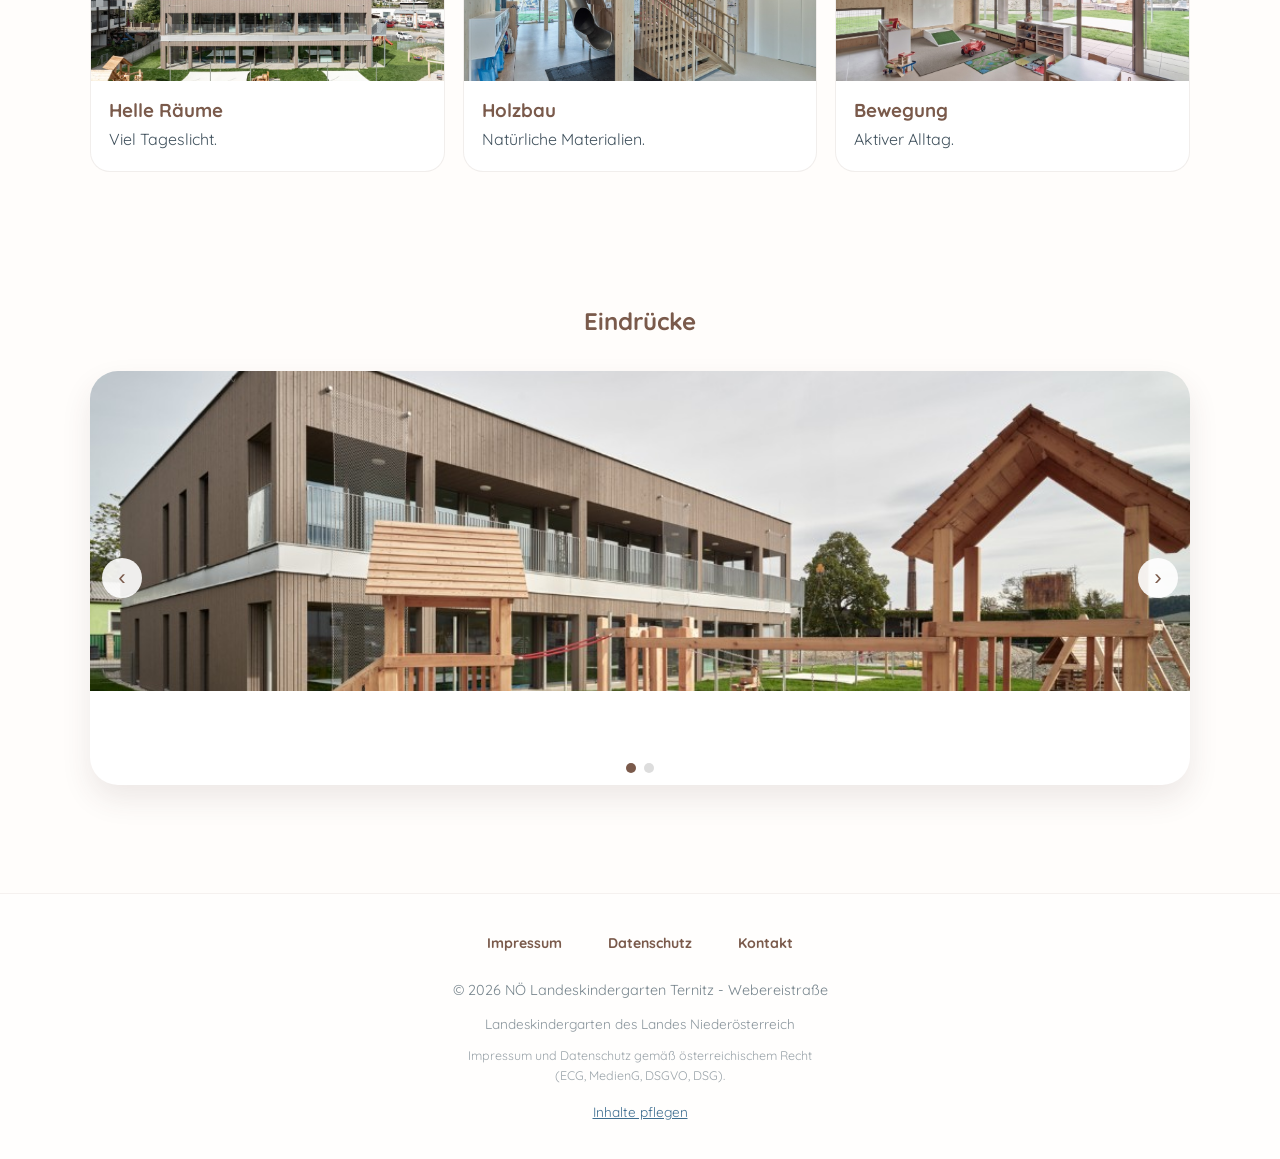
<file: seite.html>
<!DOCTYPE html>
<html lang="de">
<head>
    <meta charset="UTF-8">
    <meta name="viewport" content="width=device-width, initial-scale=1.0">
    <title>Seite | Kindergarten Webereistraße</title>
    <link href="https://fonts.googleapis.com/css2?family=Quicksand:wght@400;600;700;800&display=swap" rel="stylesheet">
    <link rel="stylesheet" href="assets/styles.css">
</head>
<body>
    <div class="cloud one"></div>
    <div class="cloud two"></div>
    <header class="topbar" id="site-header"></header>
    <main id="page-root"></main>
    <footer id="site-footer"></footer>

    <script src="assets/site-data.js"></script>
    <script src="assets/legal-content-at.js"></script>
    <script src="assets/site-store.js"></script>
    <script src="assets/module-registry.js"></script>
    <script src="assets/content-publish.js"></script>
    <script src="assets/carousel.js"></script>
    <script src="assets/kalender-page.js"></script>
    <script src="assets/speiseplan-page.js"></script>
    <script src="assets/site-layout.js"></script>
    <script src="assets/page-shell.js"></script>
    <script src="assets/app.js"></script>
</body>
</html>
</file>
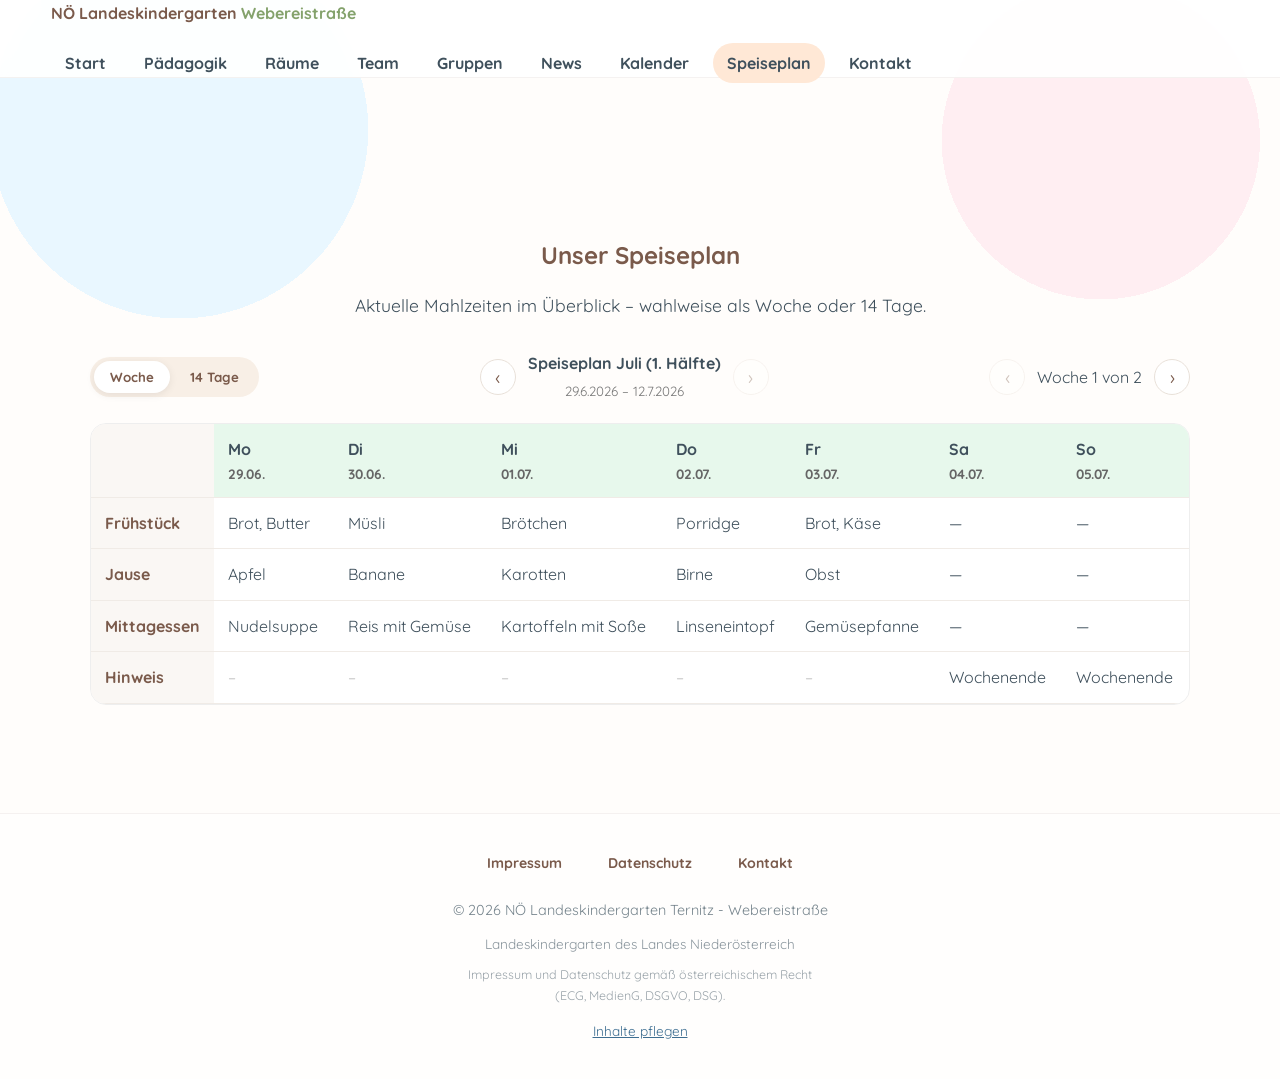
<file: speiseplan.html>
<!DOCTYPE html>
<html lang="de">
<head>
    <meta charset="UTF-8">
    <meta name="viewport" content="width=device-width, initial-scale=1.0">
    <title>Speiseplan | Kindergarten Webereistraße</title>
    <link href="https://fonts.googleapis.com/css2?family=Quicksand:wght@400;600;700;800&display=swap" rel="stylesheet">
    <link rel="stylesheet" href="assets/styles.css">
    <link rel="stylesheet" href="assets/theme-decorations.css">
</head>
<body data-page-id="speiseplan">
    <div id="kg-theme-decorations" aria-hidden="true"></div>
    <header class="topbar" id="site-header"></header>
    <main id="page-root"></main>
    <footer id="site-footer"></footer>
    <script src="assets/site-data.js"></script>
    <script src="assets/legal-content-at.js"></script>
    <script src="assets/site-store.js"></script>
    <script src="assets/theme-presets.js"></script>
    <script src="assets/theme-options.js"></script>
    <script src="assets/theme-engine.js"></script>
    <script src="assets/module-registry.js"></script>
    <script src="assets/content-publish.js"></script>
    <script src="assets/carousel.js"></script>
    <script src="assets/kalender-page.js"></script>
    <script src="assets/speiseplan-page.js"></script>
    <script src="assets/site-layout.js"></script>
    <script src="assets/page-shell.js"></script>
    <script src="assets/app.js"></script>
</body>
</html>
</file>
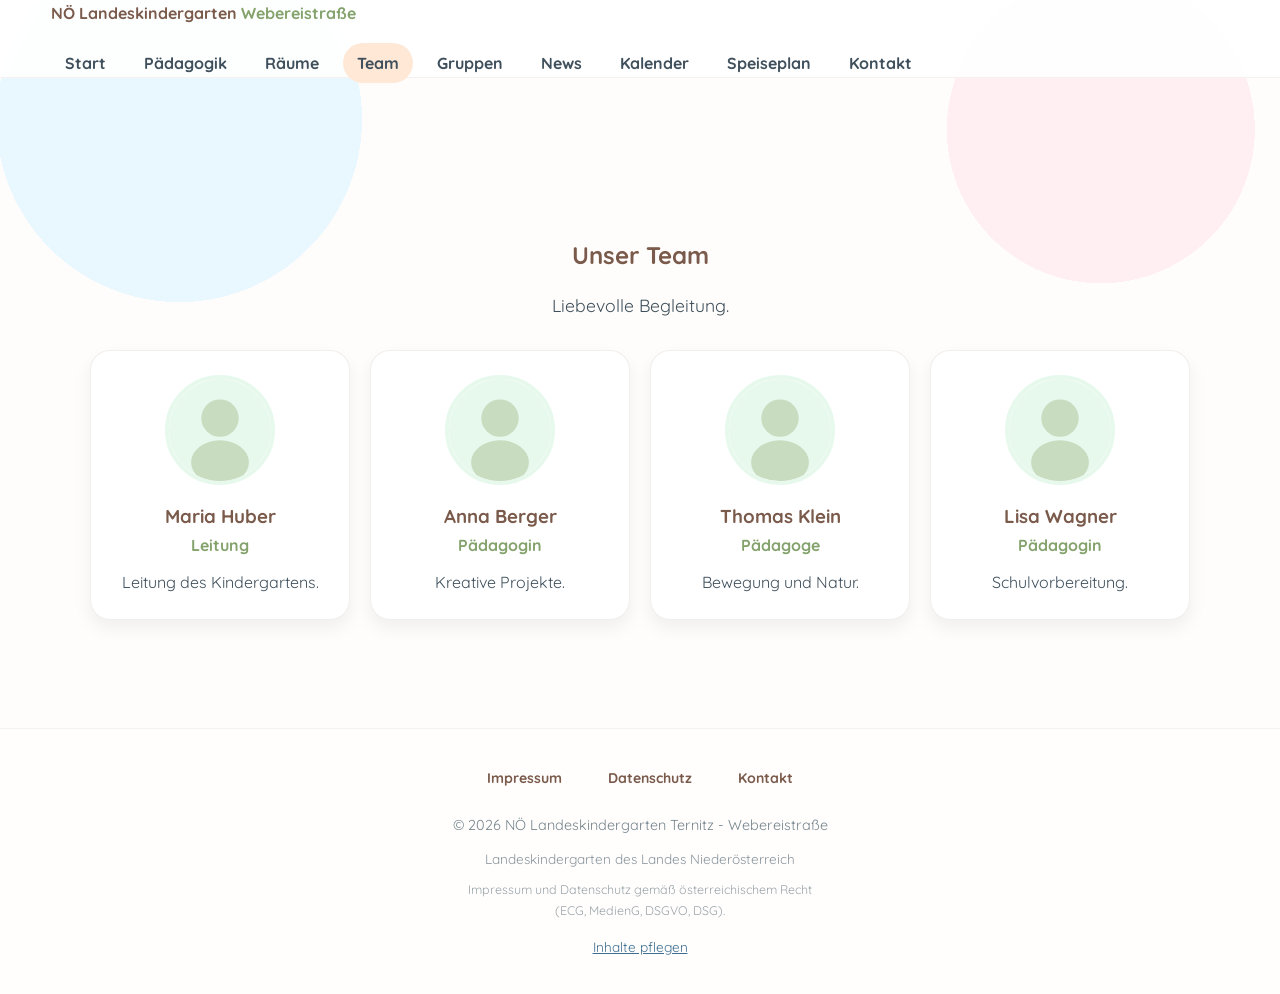
<file: team.html>
<!DOCTYPE html>
<html lang="de">
<head>
    <meta charset="UTF-8">
    <meta name="viewport" content="width=device-width, initial-scale=1.0">
    <title>Team | Kindergarten Webereistraße</title>
    <link href="https://fonts.googleapis.com/css2?family=Quicksand:wght@400;600;700;800&display=swap" rel="stylesheet">
    <link rel="stylesheet" href="assets/styles.css">
    <link rel="stylesheet" href="assets/theme-decorations.css">
</head>
<body data-page-id="team">
    <div id="kg-theme-decorations" aria-hidden="true"></div>
    <header class="topbar" id="site-header"></header>
    <main id="page-root"></main>
    <footer id="site-footer"></footer>
    <script src="assets/site-data.js"></script>
    <script src="assets/legal-content-at.js"></script>
    <script src="assets/site-store.js"></script>
    <script src="assets/theme-presets.js"></script>
    <script src="assets/theme-options.js"></script>
    <script src="assets/theme-engine.js"></script>
    <script src="assets/module-registry.js"></script>
    <script src="assets/content-publish.js"></script>
    <script src="assets/carousel.js"></script>
    <script src="assets/kalender-page.js"></script>
    <script src="assets/speiseplan-page.js"></script>
    <script src="assets/site-layout.js"></script>
    <script src="assets/page-shell.js"></script>
    <script src="assets/app.js"></script>
</body>
</html>
</file>
<file: assets/styles.css>
:root {
    --sky: #e9f7ff;
    --mint: #e7f8ec;
    --apricot: #ffe8d6;
    --rose: #ffeef2;
    --wood-100: #f8efe6;
    --wood-300: #e4c8a4;
    --wood-700: #7a5a4b;
    --text: #3f505c;
    --white: #ffffff;
    --accent: #84a26c;
    --page-bg: #fffdfb;
    --font-family: "Quicksand", sans-serif;
    --radius-xl: 28px;
    --radius-lg: 20px;
    --shadow-soft: 0 14px 30px rgba(78, 52, 46, 0.10);
}

* {
    box-sizing: border-box;
    margin: 0;
    padding: 0;
}

html {
    scroll-behavior: smooth;
}

body {
    font-family: var(--font-family);
    color: var(--text);
    line-height: 1.65;
    background:
        radial-gradient(circle at 14% 12%, var(--sky) 0 13%, transparent 13%),
        radial-gradient(circle at 86% 13%, var(--rose) 0 11%, transparent 11%),
        var(--page-bg);
}

.container {
    width: min(1200px, 92%);
    margin: 0 auto;
}

.cloud {
    position: fixed;
    border-radius: 999px;
    pointer-events: none;
    z-index: -1;
    background: rgba(255, 255, 255, 0.85);
    animation: drift 28s linear infinite;
}

.cloud.one {
    top: 13vh;
    left: -240px;
    width: 210px;
    height: 58px;
}

.cloud.two {
    top: 30vh;
    left: -180px;
    width: 160px;
    height: 48px;
    animation-duration: 34s;
    animation-delay: -8s;
}

@keyframes drift {
    from { transform: translateX(0); }
    to { transform: translateX(calc(100vw + 420px)); }
}

@keyframes reveal {
    from { opacity: 0; transform: translateY(18px); }
    to { opacity: 1; transform: translateY(0); }
}

.reveal {
    opacity: 0;
    transform: translateY(var(--kg-anim-distance, 18px));
}

.reveal.visible {
    animation: reveal 0.6s ease forwards;
}

.topbar {
    position: sticky;
    top: 0;
    z-index: 20;
    background: rgba(255, 255, 255, 0.9);
    backdrop-filter: blur(8px);
    border-bottom: 1px solid rgba(122, 90, 75, 0.08);
}

.topbar-inner {
    min-height: 76px;
    display: flex;
    justify-content: space-between;
    align-items: center;
    gap: 24px;
}

.brand {
    color: var(--wood-700);
    text-decoration: none;
    font-weight: 800;
}

.brand [data-text="site.brandHighlight"] {
    color: #84a26c;
}

nav ul {
    display: flex;
    list-style: none;
    gap: 10px;
}

nav a {
    text-decoration: none;
    color: var(--text);
    font-weight: 700;
    padding: 10px 14px;
    border-radius: 999px;
    transition: background-color 0.2s ease;
}

nav a:hover,
nav a.active {
    background: var(--apricot);
}

main {
    padding: 56px 0 80px;
}

.hero-grid {
    display: grid;
    grid-template-columns: 1.05fr 1fr;
    align-items: center;
    gap: 34px;
}

h1,
h2,
h3 {
    color: var(--wood-700);
}

h1 {
    font-size: clamp(2rem, 4vw, 3.4rem);
    line-height: 1.1;
}

.badge {
    display: inline-flex;
    padding: 8px 14px;
    background: var(--mint);
    border-radius: 999px;
    color: #567551;
    font-weight: 700;
    font-size: 0.9rem;
    margin-bottom: 16px;
}

.lead {
    font-size: 1.1rem;
    margin-top: 16px;
}

.btn-row {
    display: flex;
    gap: 12px;
    flex-wrap: wrap;
    margin-top: 24px;
}

.btn {
    display: inline-block;
    text-decoration: none;
    border-radius: 999px;
    padding: 12px 20px;
    font-weight: 700;
}

.btn.primary {
    background: var(--wood-700);
    color: var(--white);
}

.btn.soft {
    background: var(--apricot);
    color: var(--wood-700);
}

.frame {
    padding: 10px;
    border-radius: var(--radius-xl);
    background: var(--white);
    box-shadow: var(--shadow-soft);
}

.frame img {
    width: 100%;
    height: 420px;
    object-fit: cover;
    border-radius: 20px;
    display: block;
}

.section {
    margin-top: 74px;
}

.section-header {
    text-align: center;
    margin-bottom: 30px;
}

.cards {
    display: grid;
    grid-template-columns: repeat(auto-fit, minmax(240px, 1fr));
    gap: 18px;
}

.card {
    background: #fff;
    border: 1px solid rgba(122, 90, 75, 0.1);
    border-radius: var(--radius-lg);
    padding: 22px;
}

.card-with-image {
    padding: 0;
    overflow: hidden;
}

.card-image {
    width: 100%;
    height: 160px;
    object-fit: cover;
    display: block;
}

.card-with-image h3,
.card-with-image p {
    padding: 0 18px;
}

.card-with-image h3 {
    margin-top: 14px;
}

.card-with-image p {
    padding-bottom: 18px;
}

.carousel {
    position: relative;
    border-radius: var(--radius-xl);
    overflow: hidden;
    background: #fff;
    box-shadow: var(--shadow-soft);
}

.carousel-track {
    position: relative;
    min-height: 380px;
}

.carousel-slide {
    position: absolute;
    inset: 0;
    opacity: 0;
    transition: opacity 0.5s ease;
}

.carousel-slide.active {
    opacity: 1;
    position: relative;
}

.carousel-slide img {
    width: 100%;
    height: 380px;
    object-fit: cover;
    display: block;
}

.carousel-slide figcaption {
    padding: 10px 16px;
    font-size: 0.9rem;
    color: #6d7b84;
}

.carousel-btn {
    position: absolute;
    top: 50%;
    transform: translateY(-50%);
    border: none;
    background: rgba(255, 255, 255, 0.9);
    color: var(--wood-700);
    width: 40px;
    height: 40px;
    border-radius: 50%;
    font-size: 1.4rem;
    cursor: pointer;
    z-index: 2;
}

.carousel-btn.prev { left: 12px; }
.carousel-btn.next { right: 12px; }

.carousel-dots {
    display: flex;
    justify-content: center;
    gap: 8px;
    padding: 12px;
}

.carousel-dots button {
    width: 10px;
    height: 10px;
    border-radius: 50%;
    border: none;
    background: #ddd;
    cursor: pointer;
}

.carousel-dots button.active {
    background: var(--wood-700);
}

.news-card-link {
    text-decoration: none;
    color: inherit;
    display: block;
}

.news-card-link:hover .news-card {
    transform: translateY(-4px);
    box-shadow: 0 12px 24px rgba(0, 0, 0, 0.1);
}

.read-more {
    display: inline-block;
    margin-top: 8px;
    font-weight: 700;
    color: #3e6e91;
}

.back-link {
    display: inline-block;
    margin-bottom: 20px;
    font-weight: 700;
}

.article-detail time {
    color: #84a26c;
    font-weight: 700;
}

.article-detail h1 {
    margin: 10px 0 20px;
}

.article-body p {
    margin-bottom: 14px;
}

.article-videos {
    margin-top: 24px;
    display: grid;
    gap: 20px;
}

.video-embed iframe {
    width: 100%;
    aspect-ratio: 16 / 9;
    border: none;
    border-radius: 12px;
}

.ablauf-list {
    display: grid;
    gap: 12px;
}

.ablauf-item {
    display: grid;
    grid-template-columns: 80px 1fr;
    gap: 16px;
    background: #fff;
    border-radius: 14px;
    padding: 16px;
    border: 1px solid rgba(122, 90, 75, 0.1);
}

.ablauf-time {
    font-weight: 800;
    color: #84a26c;
}

.leitbild-block {
    margin-bottom: 40px;
}

.split-reverse {
    direction: rtl;
}

.split-reverse > * {
    direction: ltr;
}

.kalender-grid-wrap {
    background: #fff;
    border-radius: var(--radius-lg);
    padding: 20px;
    margin-bottom: 32px;
    border: 1px solid rgba(122, 90, 75, 0.1);
}

.cal-nav {
    display: flex;
    align-items: center;
    justify-content: space-between;
    gap: 12px;
    margin-bottom: 14px;
}

.cal-nav-label, .cal-nav strong {
    font-size: 1.2rem;
    color: var(--wood-700);
}

.cal-nav-btn {
    border: none;
    background: var(--mint);
    color: var(--wood-700);
    width: 42px;
    height: 42px;
    border-radius: 12px;
    font-size: 1.4rem;
    font-weight: 700;
    cursor: pointer;
    line-height: 1;
    transition: background 0.15s;
}

.cal-nav-btn:hover { background: var(--apricot); }

.aktuell-feed { display: grid; gap: 12px; }

.aktuell-item {
    display: grid;
    grid-template-columns: auto 1fr;
    gap: 14px;
    align-items: start;
    padding: 16px 18px;
    background: #fff;
    border-radius: var(--radius-lg);
    border: 1px solid #eee;
    text-decoration: none;
    color: inherit;
    transition: box-shadow 0.15s, border-color 0.15s;
}

.aktuell-item:hover {
    border-color: var(--accent);
    box-shadow: var(--shadow-soft);
}

.aktuell-type {
    font-size: 0.72rem;
    font-weight: 800;
    text-transform: uppercase;
    background: var(--mint);
    color: var(--wood-700);
    padding: 6px 10px;
    border-radius: 999px;
    white-space: nowrap;
}

.aktuell-body time { font-size: 0.8rem; color: #888; display: block; margin-bottom: 4px; }
.aktuell-body h3 { font-size: 1rem; color: var(--wood-700); margin-bottom: 4px; }
.aktuell-body p { font-size: 0.9rem; color: #666; margin-bottom: 6px; }

.cal-weekdays,
.cal-grid {
    display: grid;
    grid-template-columns: repeat(7, 1fr);
    gap: 6px;
}

.cal-weekdays span {
    text-align: center;
    font-weight: 700;
    font-size: 0.85rem;
    color: #84a26c;
}

.cal-cell {
    aspect-ratio: 1;
    display: flex;
    align-items: center;
    justify-content: center;
    border-radius: 10px;
    background: var(--wood-100);
    font-weight: 700;
    position: relative;
    text-decoration: none;
    color: inherit;
}

.cal-cell.has-event {
    background: var(--mint);
    color: #4f6f4d;
    cursor: pointer;
    transition: transform 0.15s ease, box-shadow 0.15s ease;
}

.cal-cell.has-event:hover {
    transform: scale(1.05);
    box-shadow: 0 4px 12px rgba(0, 0, 0, 0.08);
}

.cal-multi {
    position: absolute;
    top: 4px;
    right: 4px;
    font-size: 0.65rem;
    background: var(--wood-700);
    color: #fff;
    width: 16px;
    height: 16px;
    border-radius: 50%;
    display: flex;
    align-items: center;
    justify-content: center;
}

.kalender-event-link {
    text-decoration: none;
    color: inherit;
    display: block;
}

.kalender-event-link:hover .kalender-event {
    transform: translateY(-3px);
    box-shadow: 0 10px 20px rgba(0, 0, 0, 0.08);
}

.kalender-event-link.highlighted .kalender-event {
    border-color: #84a26c;
    box-shadow: 0 0 0 2px var(--mint);
}

.kalender-event {
    transition: transform 0.2s ease, box-shadow 0.2s ease;
}

.event-detail .event-teaser {
    font-size: 1.1rem;
    margin-bottom: 16px;
    color: #546e7a;
}

.event-detail h1 {
    margin: 10px 0 8px;
}

.cal-cell.empty {
    background: transparent;
}

.kalender-events {
    display: grid;
    gap: 14px;
}

.kalender-event {
    display: grid;
    grid-template-columns: 72px 1fr;
    gap: 16px;
    background: #fff;
    border-radius: 16px;
    padding: 16px;
    border: 1px solid rgba(122, 90, 75, 0.1);
}

.kalender-event-date {
    background: var(--apricot);
    border-radius: 12px;
    text-align: center;
    padding: 8px;
}

.kalender-event-date .day {
    display: block;
    font-size: 1.4rem;
    font-weight: 800;
    color: var(--wood-700);
}

.kalender-event-date .month {
    font-size: 0.85rem;
    font-weight: 700;
    color: #84a26c;
}

.kalender-category {
    display: inline-block;
    background: var(--mint);
    color: #4f6f4d;
    font-size: 0.8rem;
    font-weight: 700;
    padding: 4px 10px;
    border-radius: 999px;
    margin-bottom: 6px;
}

.kalender-meta {
    color: #84a26c;
    font-weight: 700;
    font-size: 0.9rem;
    margin-bottom: 6px;
}

.kalender-events-section h2 {
    margin-bottom: 18px;
}

/* Speiseplan */
.speiseplan-toolbar {
    display: flex;
    flex-wrap: wrap;
    align-items: center;
    justify-content: space-between;
    gap: 16px;
    margin-bottom: 20px;
}

.speiseplan-view-toggle {
    display: inline-flex;
    background: var(--wood-100);
    border-radius: 999px;
    padding: 4px;
    gap: 4px;
}

.speiseplan-view-btn {
    border: none;
    background: transparent;
    padding: 8px 16px;
    border-radius: 999px;
    font-weight: 700;
    color: var(--wood-700);
    cursor: pointer;
    font-family: inherit;
}

.speiseplan-view-btn.active {
    background: #fff;
    box-shadow: 0 2px 8px rgba(0, 0, 0, 0.08);
}

.speiseplan-plan-nav,
.speiseplan-week-nav {
    display: flex;
    align-items: center;
    gap: 12px;
}

.speiseplan-plan-meta {
    text-align: center;
    min-width: 180px;
}

.speiseplan-plan-meta strong {
    display: block;
    color: var(--wood-800);
}

.speiseplan-plan-meta small {
    color: #777;
}

.speiseplan-nav-btn {
    width: 36px;
    height: 36px;
    border: 1px solid #e8e0d8;
    border-radius: 50%;
    background: #fff;
    font-size: 1.2rem;
    cursor: pointer;
    color: var(--wood-700);
    font-family: inherit;
}

.speiseplan-nav-btn:disabled {
    opacity: 0.35;
    cursor: not-allowed;
}

.speiseplan-table-wrap {
    overflow-x: auto;
    border-radius: 16px;
    border: 1px solid #eee;
    background: #fff;
}

.speiseplan-table {
    width: 100%;
    border-collapse: collapse;
    min-width: 640px;
}

.speiseplan-table th,
.speiseplan-table td {
    padding: 12px 14px;
    border-bottom: 1px solid #f0ebe6;
    vertical-align: top;
    text-align: left;
}

.speiseplan-corner {
    width: 110px;
    background: var(--wood-50, #faf7f4);
}

.speiseplan-meal-label {
    font-weight: 700;
    color: var(--wood-700);
    background: var(--wood-50, #faf7f4);
    white-space: nowrap;
}

.speiseplan-day-head {
    text-align: center;
    background: var(--mint);
}

.speiseplan-day-head.speiseplan-today {
    background: linear-gradient(180deg, var(--apricot), var(--mint));
}

.speiseplan-weekday {
    display: block;
    font-weight: 800;
    color: var(--wood-800);
    text-transform: capitalize;
}

.speiseplan-date {
    display: block;
    font-size: 0.85rem;
    color: #666;
}

.speiseplan-table td.speiseplan-today {
    background: rgba(255, 230, 200, 0.25);
}

.speiseplan-empty-cell {
    color: #bbb;
}

.speiseplan-empty {
    text-align: center;
    color: #777;
    padding: 24px;
    background: var(--wood-100);
    border-radius: 12px;
}

@media (max-width: 720px) {
    .speiseplan-toolbar {
        flex-direction: column;
        align-items: stretch;
    }

    .speiseplan-plan-nav {
        justify-content: center;
    }
}

.mod-bg-white { background: #fff; padding: 24px 0; border-radius: 20px; }
.mod-bg-mint { background: var(--mint); padding: 24px 0; border-radius: 20px; }
.mod-bg-wood { background: var(--wood-100); padding: 24px 0; border-radius: 20px; }
.mod-bg-apricot { background: var(--apricot); padding: 24px 0; border-radius: 20px; }
.mod-section, .mod-columns { margin: 20px 0; }
.section-header-inline { text-align: center; margin-bottom: 20px; }
.accordion { display: grid; gap: 10px; }
.accordion-item { background: #fff; border-radius: 12px; padding: 12px 16px; border: 1px solid #eee; }
.accordion-item summary { font-weight: 700; cursor: pointer; color: var(--wood-700); }
.cta-box { text-align: center; background: linear-gradient(135deg, var(--wood-100), var(--mint)); padding: 32px; border-radius: 20px; }
.cta-box h2 { margin-bottom: 10px; }
.cta-box p { margin-bottom: 18px; }
.mod-single-image figure { text-align: center; }
.mod-single-image img { max-width: 100%; border-radius: 16px; }
.mod-single-image figcaption { margin-top: 8px; color: #777; }
#page-root { padding: 56px 0 80px; }

/* Modul-Layout: Breite, Abstand, Skalierung */
.mod-layout { width: 100%; }
.mod-w-full > section { max-width: none; padding-left: 0; padding-right: 0; }
.mod-w-full .container { max-width: none; width: 100%; }
.mod-w-wide .container { max-width: 1280px; }
.mod-w-normal .container { max-width: var(--max-width, 1100px); }
.mod-w-narrow .container { max-width: 760px; }
.mod-py-none { padding-top: 0; padding-bottom: 0; }
.mod-py-small { padding-top: 12px; padding-bottom: 12px; }
.mod-py-normal { padding-top: 28px; padding-bottom: 28px; }
.mod-py-large { padding-top: 48px; padding-bottom: 48px; }
.mod-py-xl { padding-top: 72px; padding-bottom: 72px; }
.mod-scale-small { font-size: 0.92rem; }
.mod-scale-small h1 { font-size: clamp(1.6rem, 3vw, 2.2rem); }
.mod-scale-small h2 { font-size: 1.35rem; }
.mod-scale-normal { font-size: 1rem; }
.mod-scale-large { font-size: 1.08rem; }
.mod-scale-large h1 { font-size: clamp(2.2rem, 4.5vw, 3.2rem); }
.mod-scale-large h2 { font-size: 1.75rem; }
.mod-scale-xl { font-size: 1.15rem; }
.mod-scale-xl h1 { font-size: clamp(2.5rem, 5vw, 3.6rem); }
.mod-scale-xl h2 { font-size: 2rem; }
.cards-cols-2 { grid-template-columns: repeat(2, 1fr); }
.cards-cols-3 { grid-template-columns: repeat(3, 1fr); }
.cards-cols-4 { grid-template-columns: repeat(4, 1fr); }
.gallery-cols-2 { grid-template-columns: repeat(2, 1fr); }
.gallery-cols-3 { grid-template-columns: repeat(3, 1fr); }
.gallery-cols-4 { grid-template-columns: repeat(4, 1fr); }
.mod-img-h-small .frame img, .mod-img-h-small .split img, .mod-img-h-small .carousel img, .mod-img-h-small.mod-single-image img { max-height: 180px; object-fit: cover; }
.mod-img-h-medium .frame img, .mod-img-h-medium .split img, .mod-img-h-medium .carousel img, .mod-img-h-medium.mod-single-image img { max-height: 320px; object-fit: cover; }
.mod-img-h-large .frame img, .mod-img-h-large .split img, .mod-img-h-large .carousel img, .mod-img-h-large.mod-single-image img { max-height: 480px; object-fit: cover; }
.mod-img-h-full .frame img, .mod-img-h-full .split img, .mod-img-h-full .carousel img, .mod-img-h-full.mod-single-image img { max-height: none; }

/* Neue Modulvarianten */
.mod-quote { background: var(--wood-100); border-radius: 20px; padding: 28px 32px; border-left: 5px solid #84a26c; display: flex; flex-direction: column; gap: 12px; max-width: 720px; margin: 0 auto; }
.mod-quote-avatar { width: 64px; height: 64px; border-radius: 50%; object-fit: cover; }
.mod-quote-text { font-size: 1.15rem; font-style: italic; color: var(--wood-700); margin: 0; }
.mod-quote footer { color: #777; font-size: 0.9rem; }
.mod-stats { display: grid; gap: 16px; text-align: center; }
.stats-cols-2 { grid-template-columns: repeat(2, 1fr); }
.stats-cols-3 { grid-template-columns: repeat(3, 1fr); }
.stats-cols-4 { grid-template-columns: repeat(4, 1fr); }
.mod-stat { background: #fff; border-radius: 16px; padding: 20px 16px; border: 1px solid #eee; }
.mod-stat-icon { font-size: 1.8rem; display: block; margin-bottom: 6px; }
.mod-stat-value { display: block; font-size: 2rem; font-weight: 800; color: var(--wood-700); }
.mod-stat-label { color: #777; font-size: 0.9rem; }
.mod-notice { display: flex; gap: 14px; align-items: flex-start; padding: 18px 20px; border-radius: 14px; border: 1px solid #ddd; }
.mod-notice-icon { font-size: 1.5rem; flex-shrink: 0; }
.mod-notice h3 { margin: 0 0 6px; font-size: 1rem; }
.mod-notice p { margin: 0; }
.mod-notice-info { background: #eef6ff; border-color: #b8d4f0; }
.mod-notice-success { background: var(--mint); border-color: #84a26c; }
.mod-notice-warning { background: #fff8e6; border-color: #e8c96a; }
.mod-notice-mint { background: var(--mint); }
.mod-notice-wood { background: var(--wood-100); }
.mod-icon-cards { display: grid; gap: 16px; }
.mod-icon-card { background: #fff; border-radius: 16px; padding: 22px; text-align: center; border: 1px solid #eee; }
.mod-icon-card-emoji { font-size: 2.2rem; display: block; margin-bottom: 10px; }
.mod-icon-card h3 { margin-bottom: 8px; }
.mod-buttons-left .btn-row { justify-content: flex-start; }
.mod-buttons-center .btn-row { justify-content: center; }
.mod-buttons-right .btn-row { justify-content: flex-end; }
.mod-downloads { list-style: none; padding: 0; display: grid; gap: 10px; }
.mod-downloads a { display: flex; align-items: center; gap: 12px; padding: 14px 16px; background: #fff; border-radius: 12px; border: 1px solid #eee; text-decoration: none; color: inherit; transition: background 0.15s; }
.mod-downloads a:hover { background: var(--mint); }
.mod-dl-icon { font-size: 1.4rem; }
.mod-downloads small { display: block; color: #888; font-size: 0.8rem; }
.mod-map iframe { width: 100%; border: 0; border-radius: 16px; }
.mod-map-address { margin-top: 10px; color: #666; font-size: 0.9rem; }
.mod-hours table { width: 100%; border-collapse: collapse; background: #fff; border-radius: 14px; overflow: hidden; }
.mod-hours th, .mod-hours td { padding: 12px 16px; text-align: left; border-bottom: 1px solid #f0ebe6; }
.mod-hours th { font-weight: 700; color: var(--wood-700); width: 45%; }
.mod-hours-note { margin-top: 10px; font-size: 0.85rem; color: #888; }
.mod-partners { display: flex; flex-wrap: wrap; gap: 20px; align-items: center; justify-content: center; }
.mod-partners img { max-height: 56px; max-width: 140px; object-fit: contain; filter: grayscale(20%); opacity: 0.85; }
.mod-partners a:hover img { filter: none; opacity: 1; }
.mod-checklist { list-style: none; padding: 0; display: grid; gap: 10px; }
.mod-checklist li { padding: 12px 16px 12px 40px; background: #fff; border-radius: 12px; position: relative; border: 1px solid #eee; }
.mod-checklist li::before { content: "✓"; position: absolute; left: 14px; color: #84a26c; font-weight: 800; }
.mod-tabs-nav { display: flex; flex-wrap: wrap; gap: 6px; margin-bottom: 16px; border-bottom: 2px solid #eee; padding-bottom: 8px; }
.mod-tabs-nav button { border: none; background: transparent; padding: 8px 16px; border-radius: 10px 10px 0 0; font-weight: 700; cursor: pointer; color: #888; font-family: inherit; }
.mod-tabs-nav button.active { background: var(--mint); color: var(--wood-700); }
.mod-tab-panel { display: none; background: #fff; border-radius: 14px; padding: 20px; border: 1px solid #eee; }
.mod-tab-panel.active { display: block; }
.mod-banner { padding: 16px 0; }
.mod-banner-inner { display: flex; align-items: center; gap: 16px; flex-wrap: wrap; justify-content: center; text-align: center; }
.mod-banner-inner p { margin: 0; font-weight: 700; flex: 1; min-width: 200px; }
.mod-banner-icon { font-size: 1.5rem; }
.mod-banner-mint { background: var(--mint); }
.mod-banner-wood { background: var(--wood-100); }
.mod-banner-apricot { background: var(--apricot); }
.mod-banner-white { background: #fff; border-top: 1px solid #eee; border-bottom: 1px solid #eee; }
.mod-testimonials { display: grid; gap: 16px; }
.testimonials-cols-1 { grid-template-columns: 1fr; }
.testimonials-cols-2 { grid-template-columns: repeat(2, 1fr); }
.testimonials-cols-3 { grid-template-columns: repeat(3, 1fr); }
.mod-testimonial { background: #fff; border-radius: 16px; padding: 20px; border: 1px solid #eee; }
.mod-testimonial-stars { color: #e8b84a; margin-bottom: 8px; letter-spacing: 2px; }
.mod-testimonial footer { margin-top: 10px; color: #888; font-size: 0.85rem; }
.mod-divider { display: flex; align-items: center; gap: 16px; padding: 20px 0; color: #bbb; }
.mod-divider::before, .mod-divider::after { content: ""; flex: 1; border-top: 2px solid #e5ddd6; }
.mod-divider-dots::before, .mod-divider-dots::after { border-top-style: dotted; }
.mod-divider-wave::before, .mod-divider-wave::after { border-top: none; height: 8px; background: url("data:image/svg+xml,%3Csvg xmlns='http://www.w3.org/2000/svg' width='40' height='8' viewBox='0 0 40 8'%3E%3Cpath d='M0 4 Q5 0 10 4 T20 4 T30 4 T40 4' fill='none' stroke='%23d4c4b8' stroke-width='2'/%3E%3C/svg%3E") repeat-x; }
.mod-divider-line::before, .mod-divider-line::after { border-top-style: solid; }
.mod-divider-label { font-size: 0.9rem; color: #999; white-space: nowrap; }
.mod-hero-compact { padding: 48px 0; background-size: cover; background-position: center; border-radius: 0; }
.mod-hero-compact-inner { text-align: center; max-width: 720px; margin: 0 auto; }
.mod-hero-compact h1 { margin-bottom: 10px; }
.mod-pricing { display: grid; gap: 10px; }
.mod-price-item { display: flex; justify-content: space-between; align-items: center; gap: 16px; background: #fff; border-radius: 14px; padding: 16px 20px; border: 1px solid #eee; }
.mod-price-item h3 { margin: 0 0 4px; font-size: 1rem; }
.mod-price-item p { margin: 0; font-size: 0.85rem; color: #888; }
.mod-price-value { font-size: 1.3rem; font-weight: 800; color: var(--wood-700); white-space: nowrap; }
.mod-pricing-note { margin-top: 10px; font-size: 0.8rem; color: #999; }
.mod-timeline { position: relative; padding-left: 28px; border-left: 3px solid var(--mint); display: grid; gap: 24px; }
.mod-timeline-item { position: relative; }
.mod-timeline-item::before { content: ""; position: absolute; left: -35px; top: 4px; width: 12px; height: 12px; background: #84a26c; border-radius: 50%; border: 3px solid #fff; box-shadow: 0 0 0 2px var(--mint); }
.mod-timeline-year { display: inline-block; background: var(--apricot); padding: 4px 12px; border-radius: 999px; font-weight: 800; font-size: 0.85rem; margin-bottom: 6px; }
.mod-timeline-item h3 { margin: 0 0 4px; }

@media (max-width: 768px) {
    .stats-cols-3, .stats-cols-4 { grid-template-columns: repeat(2, 1fr); }
    .testimonials-cols-2, .testimonials-cols-3 { grid-template-columns: 1fr; }
    .mod-price-item { flex-direction: column; align-items: flex-start; }
}

.brand [data-text="site.brandHighlight"], .brand span:last-child { color: var(--accent); }

.gallery {
    display: grid;
    grid-template-columns: repeat(auto-fit, minmax(250px, 1fr));
    gap: 18px;
}

.gallery article {
    background: #fff;
    border-radius: 18px;
    padding: 10px;
    box-shadow: 0 8px 18px rgba(0, 0, 0, 0.07);
}

.gallery img {
    width: 100%;
    height: 220px;
    object-fit: cover;
    border-radius: 12px;
    display: block;
}

.gallery h4 {
    margin: 10px 4px 6px;
}

.split {
    display: grid;
    grid-template-columns: 1fr 1fr;
    gap: 24px;
    align-items: center;
    padding: 18px;
    border-radius: var(--radius-xl);
    background: linear-gradient(135deg, var(--wood-100), var(--mint));
}

.split img {
    width: 100%;
    height: 380px;
    object-fit: cover;
    border-radius: 16px;
}

.contact-grid {
    display: grid;
    grid-template-columns: repeat(auto-fit, minmax(250px, 1fr));
    gap: 18px;
}

.contact-card {
    background: #fff;
    border-radius: 18px;
    border: 1px solid rgba(122, 90, 75, 0.1);
    padding: 20px;
}

a {
    color: #3e6e91;
}

footer {
    padding: 28px 0 36px;
    text-align: center;
    color: #76848c;
    border-top: 1px solid rgba(122, 90, 75, 0.08);
    background: rgba(255, 255, 255, 0.6);
}

.footer-inner {
    display: flex;
    flex-direction: column;
    align-items: center;
    gap: 10px;
}

.footer-links {
    display: flex;
    flex-wrap: wrap;
    justify-content: center;
    gap: 8px 18px;
    margin-bottom: 4px;
}

.footer-links a {
    color: var(--wood-700);
    text-decoration: none;
    font-weight: 700;
    font-size: 0.88rem;
}

.footer-links a:hover {
    color: var(--accent);
    text-decoration: underline;
}

.footer-copyright {
    font-size: 0.9rem;
    margin: 0;
}

.footer-tagline {
    font-size: 0.85rem;
    color: #8a959c;
    margin: 0;
}

.footer-legal {
    font-size: 0.78rem;
    color: #9aa3a9;
    margin: 0;
    max-width: 52ch;
}

.footer-admin {
    margin-top: 4px;
    font-size: 0.85rem;
}

.brand-highlight,
.brand [data-text="site.brandHighlight"],
.brand .brand-highlight {
    color: var(--accent);
}

.brand-logo {
    height: 42px;
    width: auto;
    display: block;
}

.topbar-inner {
    flex-wrap: wrap;
}

.header-cta {
    margin-left: auto;
    white-space: nowrap;
}

.topbar-static {
    position: relative;
    top: auto;
}

.topbar-sticky {
    position: sticky;
    top: 0;
}

@media (max-width: 900px) {
    .header-cta {
        margin-left: 0;
        width: 100%;
        text-align: center;
    }
}

.team-grid {
    display: grid;
    grid-template-columns: repeat(auto-fit, minmax(240px, 1fr));
    gap: 20px;
}

.team-card {
    background: #fff;
    border-radius: var(--radius-lg);
    padding: 24px;
    text-align: center;
    border: 1px solid rgba(122, 90, 75, 0.1);
    box-shadow: 0 8px 18px rgba(0, 0, 0, 0.06);
}

.team-avatar {
    width: 110px;
    height: 110px;
    border-radius: 50%;
    object-fit: cover;
    margin: 0 auto 16px;
    border: 4px solid var(--mint);
    display: block;
}

.team-position {
    color: #84a26c;
    font-weight: 700;
    margin-bottom: 10px;
}

.gruppen-list {
    display: grid;
    gap: 22px;
}

.gruppe-card {
    display: grid;
    grid-template-columns: 280px 1fr;
    gap: 20px;
    background: #fff;
    border-radius: var(--radius-lg);
    overflow: hidden;
    border: 1px solid rgba(122, 90, 75, 0.1);
    box-shadow: 0 8px 18px rgba(0, 0, 0, 0.06);
}

.gruppe-card img {
    width: 100%;
    height: 100%;
    min-height: 200px;
    object-fit: cover;
}

.gruppe-body {
    padding: 22px 22px 22px 0;
}

.gruppe-meta {
    color: #84a26c;
    font-weight: 700;
    margin: 6px 0 12px;
}

.gruppe-team {
    margin-top: 20px;
    padding-top: 18px;
    border-top: 1px solid rgba(122, 90, 75, 0.12);
}

.gruppe-team h4 {
    font-size: 1rem;
    margin-bottom: 12px;
    color: var(--wood-700);
}

.gruppe-team-list {
    display: grid;
    gap: 12px;
}

.gruppe-team-member {
    display: grid;
    grid-template-columns: 64px 1fr;
    gap: 12px;
    align-items: start;
    background: var(--wood-100);
    border-radius: 14px;
    padding: 12px;
}

.gruppe-team-member img {
    width: 64px;
    height: 64px;
    border-radius: 50%;
    object-fit: cover;
    border: 3px solid var(--mint);
}

.gruppe-team-member strong {
    display: block;
    color: var(--wood-700);
}

.gruppe-team-member span {
    display: block;
    font-size: 0.9rem;
    font-weight: 700;
    color: #84a26c;
    margin: 2px 0 6px;
}

.gruppe-team-member p {
    font-size: 0.92rem;
    margin: 0;
}

.news-list {
    display: grid;
    gap: 20px;
}

.news-card {
    display: grid;
    grid-template-columns: 220px 1fr;
    gap: 18px;
    background: #fff;
    border-radius: var(--radius-lg);
    overflow: hidden;
    border: 1px solid rgba(122, 90, 75, 0.1);
    box-shadow: 0 8px 18px rgba(0, 0, 0, 0.06);
    transition: transform 0.2s ease, box-shadow 0.2s ease;
}

.news-card img {
    width: 100%;
    height: 100%;
    min-height: 160px;
    object-fit: cover;
}

.news-body {
    padding: 20px 20px 20px 0;
}

.news-body time {
    display: inline-block;
    font-size: 0.9rem;
    font-weight: 700;
    color: #84a26c;
    margin-bottom: 8px;
}

.news-body h3 {
    margin-bottom: 8px;
}

@media (max-width: 920px) {
    .hero-grid,
    .split {
        grid-template-columns: 1fr;
    }

    .frame img {
        height: 320px;
    }

    .gruppe-card,
    .news-card {
        grid-template-columns: 1fr;
    }

    .carousel-slide img {
        height: 260px;
    }

    .carousel-track {
        min-height: 260px;
    }
}

@media (max-width: 760px) {
    .topbar-inner {
        flex-direction: column;
        justify-content: center;
        padding: 12px 0;
    }

    nav ul {
        flex-wrap: wrap;
        justify-content: center;
    }
}
</file>
<file: assets/theme-decorations.css>
/* Theme-Dekorationen & Scroll-Animationen */

.kg-deco-wrap {
    position: fixed;
    inset: 0;
    pointer-events: none;
    z-index: -1;
    overflow: hidden;
}

/* Wolken */
.deco-cloud {
    position: absolute;
    border-radius: 999px;
    background: rgba(255, 255, 255, 0.82);
    animation: deco-drift calc(32s / var(--kg-deco-speed, 1)) linear infinite;
    opacity: var(--kg-deco-opacity, 1);
}

.deco-cloud.c1 { top: 12vh; left: -220px; width: 200px; height: 54px; }
.deco-cloud.c2 { top: 28vh; left: -160px; width: 150px; height: 44px; animation-duration: calc(38s / var(--kg-deco-speed, 1)); animation-delay: -10s; }
.deco-cloud.c3 { top: 48vh; left: -190px; width: 170px; height: 48px; animation-duration: calc(42s / var(--kg-deco-speed, 1)); animation-delay: -20s; }

@keyframes deco-drift {
    from { transform: translateX(0); }
    to { transform: translateX(calc(100vw + 400px)); }
}

/* Blasen */
.deco-bubble {
    position: absolute;
    bottom: -40px;
    border-radius: 50%;
    border: 2px solid rgba(255, 255, 255, 0.65);
    background: radial-gradient(circle at 30% 30%, rgba(255, 255, 255, 0.55), rgba(255, 255, 255, 0.08));
    animation: deco-rise linear infinite;
    opacity: var(--kg-deco-opacity, 0.7);
}

.deco-bubble.b1 { left: 5%; width: 22px; height: 22px; animation-duration: calc(14s / var(--kg-deco-speed, 1)); }
.deco-bubble.b2 { left: 12%; width: 14px; height: 14px; animation-duration: calc(11s / var(--kg-deco-speed, 1)); animation-delay: -3s; }
.deco-bubble.b3 { left: 20%; width: 28px; height: 28px; animation-duration: calc(16s / var(--kg-deco-speed, 1)); animation-delay: -6s; }
.deco-bubble.b4 { left: 30%; width: 18px; height: 18px; animation-duration: calc(12s / var(--kg-deco-speed, 1)); animation-delay: -2s; }
.deco-bubble.b5 { left: 42%; width: 24px; height: 24px; animation-duration: calc(15s / var(--kg-deco-speed, 1)); animation-delay: -8s; }
.deco-bubble.b6 { left: 55%; width: 16px; height: 16px; animation-duration: calc(10s / var(--kg-deco-speed, 1)); animation-delay: -4s; }
.deco-bubble.b7 { left: 65%; width: 30px; height: 30px; animation-duration: calc(17s / var(--kg-deco-speed, 1)); animation-delay: -11s; }
.deco-bubble.b8 { left: 74%; width: 20px; height: 20px; animation-duration: calc(13s / var(--kg-deco-speed, 1)); animation-delay: -5s; }
.deco-bubble.b9 { left: 82%; width: 12px; height: 12px; animation-duration: calc(9s / var(--kg-deco-speed, 1)); animation-delay: -1s; }
.deco-bubble.b10 { left: 90%; width: 26px; height: 26px; animation-duration: calc(16s / var(--kg-deco-speed, 1)); animation-delay: -9s; }
.deco-bubble.b11 { left: 48%; width: 15px; height: 15px; animation-duration: calc(11s / var(--kg-deco-speed, 1)); animation-delay: -7s; }
.deco-bubble.b12 { left: 36%; width: 19px; height: 19px; animation-duration: calc(12s / var(--kg-deco-speed, 1)); animation-delay: -12s; }
.deco-bubble.b13 { left: 8%; width: 10px; height: 10px; animation-duration: calc(8s / var(--kg-deco-speed, 1)); animation-delay: -6s; }
.deco-bubble.b14 { left: 95%; width: 17px; height: 17px; animation-duration: calc(14s / var(--kg-deco-speed, 1)); animation-delay: -3s; }

@keyframes deco-rise {
    0% { transform: translateY(0) translateX(0); opacity: 0; }
    10% { opacity: 0.7; }
    90% { opacity: 0.5; }
    100% { transform: translateY(-110vh) translateX(20px); opacity: 0; }
}

/* Sterne */
.deco-star {
    position: absolute;
    color: var(--accent);
    opacity: calc(0.25 + var(--kg-deco-opacity, 0.7) * 0.75);
    animation: deco-twinkle calc(3s / var(--kg-deco-speed, 1)) ease-in-out infinite;
    font-size: 0.9rem;
}

.deco-star.s1 { top: 8%; left: 10%; animation-delay: 0s; }
.deco-star.s2 { top: 14%; left: 25%; animation-delay: -0.5s; font-size: 0.7rem; }
.deco-star.s3 { top: 6%; left: 42%; animation-delay: -1s; }
.deco-star.s4 { top: 18%; left: 58%; animation-delay: -1.5s; font-size: 1.1rem; }
.deco-star.s5 { top: 10%; left: 72%; animation-delay: -2s; }
.deco-star.s6 { top: 22%; left: 88%; animation-delay: -0.8s; font-size: 0.75rem; }
.deco-star.s7 { top: 32%; left: 15%; animation-delay: -2.2s; }
.deco-star.s8 { top: 28%; left: 35%; animation-delay: -1.2s; font-size: 0.65rem; }
.deco-star.s9 { top: 35%; left: 52%; animation-delay: -2.8s; }
.deco-star.s10 { top: 30%; left: 68%; animation-delay: -0.3s; }
.deco-star.s11 { top: 40%; left: 82%; animation-delay: -1.8s; font-size: 1rem; }
.deco-star.s12 { top: 45%; left: 5%; animation-delay: -2.5s; font-size: 0.6rem; }
.deco-star.s13 { top: 50%; left: 22%; animation-delay: -0.6s; }
.deco-star.s14 { top: 48%; left: 46%; animation-delay: -3s; font-size: 0.8rem; }
.deco-star.s15 { top: 52%; left: 63%; animation-delay: -1.4s; }
.deco-star.s16 { top: 55%; left: 78%; animation-delay: -2.1s; font-size: 0.7rem; }
.deco-star.s17 { top: 60%; left: 12%; animation-delay: -0.9s; }
.deco-star.s18 { top: 58%; left: 92%; animation-delay: -2.6s; }

@keyframes deco-twinkle {
    0%, 100% { opacity: 0.25; transform: scale(1); }
    50% { opacity: 0.85; transform: scale(1.15); }
}

/* Blätter */
.deco-leaf {
    position: absolute;
    top: -40px;
    font-size: 1.2rem;
    opacity: var(--kg-deco-opacity, 0.55);
    animation: deco-fall linear infinite;
}

.deco-leaf.l1 { left: 8%; animation-duration: calc(16s / var(--kg-deco-speed, 1)); }
.deco-leaf.l2 { left: 18%; animation-duration: calc(13s / var(--kg-deco-speed, 1)); animation-delay: -4s; font-size: 1rem; }
.deco-leaf.l3 { left: 28%; animation-duration: calc(18s / var(--kg-deco-speed, 1)); animation-delay: -8s; }
.deco-leaf.l4 { left: 38%; animation-duration: calc(14s / var(--kg-deco-speed, 1)); animation-delay: -2s; font-size: 0.9rem; }
.deco-leaf.l5 { left: 48%; animation-duration: calc(17s / var(--kg-deco-speed, 1)); animation-delay: -6s; }
.deco-leaf.l6 { left: 58%; animation-duration: calc(15s / var(--kg-deco-speed, 1)); animation-delay: -10s; font-size: 1.1rem; }
.deco-leaf.l7 { left: 68%; animation-duration: calc(19s / var(--kg-deco-speed, 1)); animation-delay: -3s; }
.deco-leaf.l8 { left: 78%; animation-duration: calc(12s / var(--kg-deco-speed, 1)); animation-delay: -7s; font-size: 0.85rem; }
.deco-leaf.l9 { left: 88%; animation-duration: calc(16s / var(--kg-deco-speed, 1)); animation-delay: -11s; }
.deco-leaf.l10 { left: 95%; animation-duration: calc(14s / var(--kg-deco-speed, 1)); animation-delay: -5s; }
.deco-leaf.l11 { left: 33%; animation-duration: calc(20s / var(--kg-deco-speed, 1)); animation-delay: -9s; font-size: 1rem; }
.deco-leaf.l12 { left: 72%; animation-duration: calc(13s / var(--kg-deco-speed, 1)); animation-delay: -1s; font-size: 0.95rem; }

@keyframes deco-fall {
    0% { transform: translateY(0) rotate(0deg); opacity: 0; }
    10% { opacity: 0.6; }
    100% { transform: translateY(110vh) rotate(280deg); opacity: 0.2; }
}

/* Punkte */
.deco-dots-grid {
    position: absolute;
    inset: 0;
    background-image: radial-gradient(circle, color-mix(in srgb, var(--accent) 18%, transparent) 1.5px, transparent 1.5px);
    background-size: 28px 28px;
    opacity: calc(var(--kg-deco-opacity, 0.55) * 0.8);
    mask-image: linear-gradient(to bottom, rgba(0,0,0,0.7), transparent 85%);
}

/* Sonnenstrahlen */
.deco-sun-core {
    position: absolute;
    top: -80px;
    right: -40px;
    width: 220px;
    height: 220px;
    border-radius: 50%;
    background: radial-gradient(circle, color-mix(in srgb, var(--apricot) 70%, #fff) 0%, transparent 70%);
    opacity: calc(var(--kg-deco-opacity, 0.55) * 0.9);
}

.deco-sun-rays {
    position: absolute;
    top: -120px;
    right: -100px;
    width: 320px;
    height: 320px;
    background: conic-gradient(from 0deg, transparent 0deg, color-mix(in srgb, var(--apricot) 25%, transparent) 15deg, transparent 30deg);
    opacity: calc(var(--kg-deco-opacity, 0.35) * 0.9);
    animation: deco-sun-spin calc(60s / var(--kg-deco-speed, 1)) linear infinite;
}

@keyframes deco-sun-spin {
    to { transform: rotate(360deg); }
}

/* Wellen */
.deco-wave {
    position: absolute;
    left: 0;
    right: 0;
    bottom: 0;
    height: 120px;
    opacity: calc(var(--kg-deco-opacity, 0.35) * 0.9);
    background: color-mix(in srgb, var(--accent) 30%, transparent);
    border-radius: 50% 50% 0 0 / 100% 100% 0 0;
}

.deco-wave.w1 { height: 90px; animation: deco-wave calc(8s / var(--kg-deco-speed, 1)) ease-in-out infinite; }
.deco-wave.w2 { height: 70px; bottom: 10px; opacity: calc(var(--kg-deco-opacity, 0.22) * 0.9); animation: deco-wave calc(10s / var(--kg-deco-speed, 1)) ease-in-out infinite reverse; animation-delay: -3s; }
.deco-wave.w3 { height: 50px; bottom: 20px; opacity: calc(var(--kg-deco-opacity, 0.15) * 0.9); animation: deco-wave calc(12s / var(--kg-deco-speed, 1)) ease-in-out infinite; animation-delay: -5s; }

@keyframes deco-wave {
    0%, 100% { transform: translateX(calc(-2% * var(--kg-deco-speed, 1))) scaleX(1.02); }
    50% { transform: translateX(calc(2% * var(--kg-deco-speed, 1))) scaleX(0.98); }
}

/* Legacy-Wolken ausblenden wenn neues System aktiv */
body.kg-theme-ready .cloud { display: none !important; }

/* Scroll-Animationen */
body[data-page-anim="none"] .reveal.visible,
[data-page-anim="none"] .reveal.visible { animation: none !important; opacity: 1 !important; transform: none !important; }

body[data-page-anim="fade-up"] .reveal.visible,
[data-page-anim="fade-up"] .reveal.visible { animation: kg-anim-fade-up var(--kg-anim-duration, 0.65s) ease forwards; }
body[data-page-anim="fade-in"] .reveal.visible,
[data-page-anim="fade-in"] .reveal.visible { animation: kg-anim-fade-in var(--kg-anim-duration, 0.7s) ease forwards; }
body[data-page-anim="slide-in"] .reveal.visible,
[data-page-anim="slide-in"] .reveal.visible { animation: kg-anim-slide-in var(--kg-anim-duration, 0.65s) ease forwards; }
body[data-page-anim="scale-in"] .reveal.visible,
[data-page-anim="scale-in"] .reveal.visible { animation: kg-anim-scale-in var(--kg-anim-duration, 0.6s) ease forwards; }
body[data-page-anim="bounce-in"] .reveal.visible,
[data-page-anim="bounce-in"] .reveal.visible { animation: kg-anim-bounce-in var(--kg-anim-duration, 0.75s) cubic-bezier(0.34, 1.4, 0.64, 1) forwards; }

@keyframes kg-anim-fade-up {
    from { opacity: 0; transform: translateY(var(--kg-anim-distance, 22px)); }
    to { opacity: 1; transform: translateY(0); }
}

@keyframes kg-anim-fade-in {
    from { opacity: 0; }
    to { opacity: 1; }
}

@keyframes kg-anim-slide-in {
    from { opacity: 0; transform: translateX(calc(var(--kg-anim-slide, 28px) * -1)); }
    to { opacity: 1; transform: translateX(0); }
}

@keyframes kg-anim-scale-in {
    from { opacity: 0; transform: scale(var(--kg-anim-scale-start, 0.94)); }
    to { opacity: 1; transform: scale(1); }
}

@keyframes kg-anim-bounce-in {
    0% { opacity: 0; transform: translateY(var(--kg-anim-distance, 18px)) scale(var(--kg-anim-scale-start, 0.96)); }
    60% { opacity: 1; transform: translateY(var(--kg-anim-bounce-peak, -4px)) scale(1.01); }
    100% { opacity: 1; transform: translateY(0) scale(1); }
}

.design-intensity-wrap {
    margin: 14px 0 18px;
    padding: 14px 16px;
    background: #faf8f6;
    border: 1px solid #eee;
    border-radius: 12px;
}

.design-intensity-wrap label {
    display: flex;
    justify-content: space-between;
    align-items: center;
    font-weight: 700;
    font-size: 0.88rem;
    margin-bottom: 10px;
    color: var(--wood-700, #7a5a4b);
}

.design-intensity-wrap input[type="range"] {
    width: 100%;
    accent-color: var(--accent, #84a26c);
}

.design-intensity-hints {
    display: flex;
    justify-content: space-between;
    font-size: 0.72rem;
    color: #999;
    margin-top: 6px;
}

/* Design-Vorschau im Admin */
.design-sample-deco {
    position: absolute;
    inset: 0;
    overflow: hidden;
    border-radius: inherit;
    pointer-events: none;
    z-index: 0;
}

.design-sample-deco .deco-star,
.design-sample-deco .deco-bubble,
.design-sample-deco .deco-leaf,
.design-sample-deco .deco-cloud { transform: scale(0.7); }

.design-sample-content { position: relative; z-index: 1; }

.design-option-grid {
    display: grid;
    grid-template-columns: repeat(auto-fill, minmax(130px, 1fr));
    gap: 10px;
    margin: 12px 0;
}

.design-option-card {
    border: 2px solid #e8e0d8;
    border-radius: 12px;
    padding: 12px 10px;
    background: #fff;
    cursor: pointer;
    text-align: center;
    transition: border-color 0.15s, box-shadow 0.15s;
}

.design-option-card:hover { border-color: #c5d9b8; }
.design-option-card.active { border-color: var(--accent, #84a26c); box-shadow: 0 0 0 3px var(--mint, #e7f8ec); }

.design-option-card .design-option-icon { font-size: 1.5rem; display: block; margin-bottom: 6px; }
.design-option-card strong { font-size: 0.82rem; display: block; color: var(--wood-700, #7a5a4b); }
.design-option-card small { font-size: 0.68rem; color: #888; line-height: 1.35; display: block; margin-top: 4px; }

.design-category-tabs {
    display: flex;
    flex-wrap: wrap;
    gap: 8px;
    margin-bottom: 12px;
}

.design-category-tabs button {
    border: 1px solid #ddd;
    background: #fff;
    border-radius: 999px;
    padding: 6px 14px;
    font-size: 0.8rem;
    font-weight: 700;
    cursor: pointer;
}

.design-category-tabs button.active {
    background: var(--mint, #e7f8ec);
    border-color: var(--accent, #84a26c);
    color: var(--wood-700, #7a5a4b);
}
</file>
<file: assets/admin-builder.css>
/* Fixiertes Builder-Layout: nur Inhaltsbereiche scrollen */
.builder-body {
    background: #f0ebe6;
    height: 100vh;
    overflow: hidden;
    display: flex;
    flex-direction: column;
}

.builder-header {
    background: #fff;
    border-bottom: 1px solid #ddd;
    padding: 12px 20px;
    display: flex;
    justify-content: space-between;
    align-items: center;
    flex-wrap: wrap;
    gap: 12px;
    flex-shrink: 0;
}

.builder-header h1 { font-size: 1.2rem; color: var(--wood-700); }
.builder-actions { display: flex; gap: 8px; flex-wrap: wrap; }

.builder-body > .admin-status { flex-shrink: 0; margin: 10px 14px 0; }

.tabs {
    display: flex;
    border-bottom: 1px solid #eee;
    flex-shrink: 0;
    background: #fff;
}

.tabs button { flex: 1; border: none; background: transparent; padding: 10px; font-weight: 700; cursor: pointer; }
.tabs button.active { background: var(--apricot); }

#globalPanel {
    flex: 1;
    min-height: 0;
    overflow-y: auto;
    margin: 14px !important;
}

.builder-grid {
    display: grid;
    grid-template-columns: 220px 1fr 300px;
    gap: 14px;
    padding: 14px;
    flex: 1;
    min-height: 0;
    overflow: hidden;
}

.builder-center {
    min-width: 0;
    min-height: 0;
    display: flex;
    flex-direction: column;
}

.canvas-toolbar {
    display: flex;
    justify-content: space-between;
    align-items: center;
    padding: 10px 14px;
    border-bottom: 1px solid #eee;
    gap: 10px;
    flex-wrap: wrap;
    flex-shrink: 0;
    background: #fff;
}

.canvas-toolbar h2 { font-size: 0.95rem; color: var(--wood-700); border: none; padding: 0; margin: 0; }

.view-toggle { display: flex; gap: 4px; background: #f5f0eb; border-radius: 10px; padding: 3px; }
.view-toggle button { border: none; background: transparent; padding: 6px 12px; border-radius: 8px; font-weight: 700; font-size: 0.8rem; cursor: pointer; }
.view-toggle button.active { background: #fff; box-shadow: 0 1px 3px rgba(0,0,0,0.08); }

.palette {
    display: flex;
    flex-direction: column;
    gap: 10px;
    padding: 12px;
    border-bottom: 1px solid #eee;
    background: #faf8f6;
    max-height: 200px;
    overflow-y: auto;
    flex-shrink: 0;
}

.palette-group { display: flex; flex-wrap: wrap; gap: 6px; align-items: center; }
.palette-group-label { font-size: 0.7rem; font-weight: 800; text-transform: uppercase; color: #999; width: 100%; margin-top: 4px; }
.palette-group:first-child .palette-group-label { margin-top: 0; }
.palette-chip { padding: 6px 10px; border-radius: 999px; background: var(--mint); border: 1px dashed #84a26c; cursor: pointer; font-size: 0.78rem; font-weight: 700; user-select: none; white-space: nowrap; }
.palette-chip:active { cursor: grabbing; }

/* Modul-Info-Fenster */
.module-info-modal {
    position: fixed;
    inset: 0;
    z-index: 10000;
    display: flex;
    align-items: center;
    justify-content: center;
    padding: 20px;
}

.module-info-modal[hidden] { display: none !important; }

body.modal-open { overflow: hidden; }

.module-info-backdrop {
    position: absolute;
    inset: 0;
    background: rgba(40, 30, 25, 0.45);
    backdrop-filter: blur(2px);
}

.module-info-dialog {
    position: relative;
    background: #fff;
    border-radius: 18px;
    width: min(520px, 100%);
    max-height: min(90vh, 720px);
    overflow-y: auto;
    padding: 22px 22px 18px;
    box-shadow: 0 20px 50px rgba(0, 0, 0, 0.2);
    animation: modal-in 0.2s ease;
}

@keyframes modal-in {
    from { opacity: 0; transform: scale(0.96) translateY(8px); }
    to { opacity: 1; transform: scale(1) translateY(0); }
}

.module-info-close {
    position: absolute;
    top: 12px;
    right: 12px;
    border: none;
    background: #f0ebe6;
    width: 32px;
    height: 32px;
    border-radius: 50%;
    cursor: pointer;
    font-size: 1rem;
    line-height: 1;
}

.module-info-close:hover { background: #e5ddd6; }

.module-info-header {
    display: flex;
    align-items: center;
    gap: 10px;
    margin-bottom: 12px;
    padding-right: 36px;
}

.module-info-header span { font-size: 1.6rem; }
.module-info-header h3 { font-size: 1.15rem; color: var(--wood-700); margin: 0; }

.module-info-desc {
    font-size: 0.95rem;
    color: var(--text);
    margin-bottom: 8px;
    line-height: 1.5;
}

.module-info-usage {
    font-size: 0.85rem;
    color: #777;
    margin-bottom: 12px;
    line-height: 1.45;
}

.module-info-tags {
    list-style: none;
    display: flex;
    flex-wrap: wrap;
    gap: 6px;
    margin-bottom: 14px;
    padding: 0;
}

.module-info-tags li {
    font-size: 0.72rem;
    font-weight: 700;
    background: var(--mint);
    color: var(--wood-700);
    padding: 4px 10px;
    border-radius: 999px;
}

.module-info-preview-wrap {
    border: 1px solid #eee;
    border-radius: 14px;
    overflow: hidden;
    background: #faf8f6;
    margin-bottom: 12px;
}

.module-info-preview-label {
    font-size: 0.75rem;
    font-weight: 700;
    color: #999;
    padding: 8px 12px;
    background: #fff;
    border-bottom: 1px solid #eee;
    margin: 0;
}

.module-info-preview {
    padding: 12px;
    max-height: 280px;
    overflow-y: auto;
    overflow-x: hidden;
    transform-origin: top center;
    font-size: 0.85rem;
}

.module-info-preview .container { width: 100%; padding: 0; }
.module-info-preview .hero-grid { grid-template-columns: 1fr; gap: 12px; }
.module-info-preview .frame img { height: 140px; }
.module-info-preview h1 { font-size: 1.2rem !important; }
.module-info-preview h2 { font-size: 1rem !important; }
.module-info-preview .btn { padding: 6px 12px; font-size: 0.75rem; }
.module-info-preview .cards { grid-template-columns: 1fr !important; gap: 8px; }
.module-info-preview .mod-stats { grid-template-columns: repeat(2, 1fr) !important; }

.module-info-hint {
    font-size: 0.8rem;
    color: #888;
    text-align: center;
    margin: 0;
}

/* Struktur-Canvas: eigener Scroll */
#moduleCanvas {
    flex: 1;
    min-height: 0;
    overflow-y: auto;
    overflow-x: hidden;
}

/* Live-Vorschau: nur dieser Bereich scrollt */
.preview-pane {
    flex: 1;
    min-height: 0;
    overflow-y: auto;
    overflow-x: hidden;
    -webkit-overflow-scrolling: touch;
    background: #faf8f6;
    padding: 0 !important;
}

.preview-pane-inner {
    min-height: 100%;
    padding: 16px 12px 40px;
}

.builder-preview-active .preview-pane {
    background: #fff;
}

.preview-pane .mod-layout { outline: 1px dashed transparent; transition: outline 0.15s; position: relative; }
.preview-pane .mod-layout:hover { outline-color: rgba(132,162,108,0.5); }
.preview-pane .preview-selected { outline: 2px solid #84a26c !important; background: rgba(231,248,236,0.25); }
.preview-pane .preview-module-active { z-index: 2; }

.preview-module-chrome {
    position: absolute;
    top: 8px;
    right: 8px;
    left: 8px;
    display: flex;
    align-items: center;
    gap: 6px;
    padding: 6px 8px;
    background: rgba(255, 255, 255, 0.95);
    border: 1px solid #84a26c;
    border-radius: 10px;
    box-shadow: 0 4px 16px rgba(0, 0, 0, 0.08);
    z-index: 5;
}

.preview-module-label {
    font-size: 0.78rem;
    font-weight: 800;
    color: var(--wood-700);
    margin-right: auto;
    white-space: nowrap;
    overflow: hidden;
    text-overflow: ellipsis;
}

.preview-module-chrome button {
    border: none;
    background: #f0ebe6;
    width: 28px;
    height: 28px;
    border-radius: 8px;
    cursor: pointer;
    font-size: 0.85rem;
    flex-shrink: 0;
}

.preview-module-chrome button:hover { background: var(--mint); }

.preview-inline-edit {
    outline: 1px dashed transparent;
    border-radius: 4px;
    transition: outline-color 0.15s, background 0.15s;
    cursor: text !important;
}

.preview-inline-edit:hover,
.preview-inline-edit:focus {
    outline-color: #84a26c;
    background: rgba(255, 255, 255, 0.65);
}

.preview-editable-image {
    cursor: pointer !important;
    outline: 2px solid transparent;
    transition: outline-color 0.15s;
}

.preview-editable-image:hover,
.preview-editable-image.drag-over {
    outline-color: #84a26c;
    box-shadow: 0 0 0 4px rgba(132, 162, 108, 0.2);
}

.preview-editable-image-bg {
    cursor: pointer !important;
}

.preview-editable-image-bg.drag-over {
    outline: 3px dashed #84a26c;
    outline-offset: -6px;
}

.preview-props-hint {
    font-size: 0.8rem;
    color: #666;
    background: #f5faf6;
    border: 1px solid #cfe8d4;
    border-radius: 10px;
    padding: 8px 10px;
    margin-bottom: 10px;
    line-height: 1.45;
}

.builder-preview-active .builder-center .canvas-toolbar .view-toggle button[data-view="preview"] {
    box-shadow: inset 0 0 0 2px #84a26c;
}

.builder-panel {
    background: #fff;
    border-radius: 14px;
    border: 1px solid rgba(122,90,75,0.12);
    overflow: hidden;
    display: flex;
    flex-direction: column;
    min-height: 0;
}

.builder-panel h2 {
    font-size: 0.95rem;
    padding: 12px 14px;
    border-bottom: 1px solid #eee;
    color: var(--wood-700);
    flex-shrink: 0;
}

.builder-panel-body {
    padding: 12px;
    overflow-y: auto;
    overflow-x: hidden;
    flex: 1;
    min-height: 0;
}

.builder-preview-active .builder-panel aside .builder-panel-body,
.builder-preview-active .builder-panel:not(.builder-center) .builder-panel-body {
    overflow-y: auto;
}

.item-drop-slot { height: 6px; margin: 2px 0; border-radius: 4px; transition: height 0.15s, background 0.15s; }
.item-drop-slot.drag-over { height: 28px; background: var(--mint); outline: 1px dashed #84a26c; }
.drag-handle { cursor: grab; user-select: none; color: #888; }
.drag-handle:active { cursor: grabbing; }
.props-layout { margin-top: 14px; padding-top: 12px; border-top: 1px solid #eee; }
.props-layout h4, .props-items h4 { font-size: 0.85rem; margin-bottom: 8px; color: var(--wood-700); }
.props-items h4 small { font-weight: 400; color: #999; }

.text-body h3.text-section-title {
    font-size: 1.05rem;
    color: var(--wood-700);
    margin: 18px 0 8px;
}

.text-body h4.text-section-subtitle {
    font-size: 0.95rem;
    color: var(--wood-700);
    margin: 14px 0 6px;
}

.text-body ul.text-list {
    margin: 8px 0 14px 1.2rem;
    padding: 0;
}

.text-body ul.text-list li {
    margin-bottom: 6px;
}

.page-item { display: flex; align-items: center; gap: 6px; padding: 8px 10px; border-radius: 10px; cursor: pointer; margin-bottom: 6px; border: 1px solid transparent; }
.page-legal-badge { margin-right: 4px; }
.page-item-legal { border-left: 3px solid #c5d9b8; }
.page-item:hover, .page-item.active { background: var(--apricot); border-color: rgba(122,90,75,0.15); }
.page-item small { color: #888; font-size: 0.75rem; }

.canvas-list { min-height: 200px; padding: 12px; }
.canvas-module { border: 1px solid #e5ddd6; border-radius: 12px; margin-bottom: 10px; background: #fffdfb; }
.canvas-module.selected { border-color: #84a26c; box-shadow: 0 0 0 2px var(--mint); }
.drop-slot { height: 8px; margin: 2px 0; border-radius: 6px; transition: height 0.15s, background 0.15s; }
.drop-slot.drag-over, .canvas-empty.drag-over { height: 36px; background: var(--mint); outline: 2px dashed #84a26c; }
.canvas-module-head { display: flex; justify-content: space-between; align-items: center; padding: 10px 12px; cursor: grab; background: #faf6f2; border-radius: 12px 12px 0 0; }
.canvas-module-head span { font-weight: 700; font-size: 0.9rem; }
.canvas-module-actions { display: flex; gap: 6px; }
.canvas-module-actions button { border: none; background: #eee; border-radius: 8px; padding: 4px 8px; cursor: pointer; font-size: 0.8rem; }
.canvas-children { padding: 10px; min-height: 50px; border-top: 1px dashed #e5ddd6; margin: 0 8px 8px; border-radius: 8px; background: rgba(231,248,236,0.3); }
.drop-zone.drag-over { background: var(--mint); outline: 2px dashed #84a26c; }
.canvas-empty { text-align: center; color: #999; padding: 40px 20px; border: 2px dashed #ddd; border-radius: 12px; }
.props-field { margin-bottom: 12px; }
.props-field label { display: block; font-weight: 700; font-size: 0.85rem; margin-bottom: 4px; }
.props-field input, .props-field textarea, .props-field select { width: 100%; padding: 8px; border: 1px solid #ddd; border-radius: 8px; font-family: inherit; }
.props-field textarea { min-height: 70px; }
.props-items { margin-top: 16px; border-top: 1px solid #eee; padding-top: 12px; }
.props-item { background: #faf8f6; border-radius: 10px; padding: 10px; margin-bottom: 10px; border: 1px solid #eee; }
.props-item-head { display: flex; justify-content: space-between; margin-bottom: 8px; font-weight: 700; font-size: 0.85rem; }
.global-section { margin-bottom: 16px; background: #fff; border-radius: 12px; padding: 12px 16px; border: 1px solid #eee; }
.global-section summary { cursor: pointer; list-style: none; }
.global-section summary::-webkit-details-marker { display: none; }
.global-section h3 { font-size: 0.95rem; display: inline; }
.global-grid { display: grid; gap: 12px; max-width: 900px; }
.global-item { background: #faf8f6; border-radius: 10px; padding: 12px; margin-bottom: 10px; border: 1px solid #eee; }
.global-item-head { display: flex; justify-content: space-between; align-items: center; margin-bottom: 8px; font-weight: 700; }
.global-item-head button { border: none; background: #f3d4d4; border-radius: 8px; padding: 4px 8px; cursor: pointer; }
.btn-add { margin-top: 8px; padding: 8px 14px; border: 1px dashed #84a26c; background: var(--mint); border-radius: 10px; cursor: pointer; font-weight: 700; width: 100%; }
.field-hint { font-size: 0.8rem; color: #888; margin: 8px 0; }
.field-hint code { background: #f0ebe6; padding: 2px 6px; border-radius: 4px; }

@media (max-width: 1100px) {
    .builder-grid { grid-template-columns: 1fr; overflow-y: auto; }
    .builder-body { height: auto; min-height: 100vh; overflow: auto; }
    .preview-pane { max-height: 70vh; }
    .design-layout { grid-template-columns: 1fr !important; }
}

/* Design-Tab */
.design-panel {
    flex: 1;
    min-height: 0;
    overflow-y: auto;
    margin: 14px !important;
    padding: 20px;
}

.design-layout {
    display: grid;
    grid-template-columns: 1fr 340px;
    gap: 24px;
    align-items: start;
}

.design-main h2 { font-size: 1.1rem; color: var(--wood-700); margin-bottom: 8px; }

.design-presets {
    display: grid;
    grid-template-columns: repeat(auto-fill, minmax(200px, 1fr));
    gap: 12px;
    margin: 16px 0;
}

.design-preset-card {
    text-align: left;
    padding: 14px;
    border: 2px solid #eee;
    border-radius: 14px;
    background: #fff;
    cursor: pointer;
    transition: border-color 0.15s, box-shadow 0.15s;
    font-family: inherit;
}

.design-preset-card:hover { border-color: #c5d9b8; }
.design-preset-card.active { border-color: var(--accent, #84a26c); box-shadow: 0 0 0 3px var(--mint); }

.design-preset-swatches {
    display: flex;
    gap: 4px;
    margin-bottom: 10px;
}

.design-preset-swatches span {
    flex: 1;
    height: 28px;
    border-radius: 6px;
    border: 1px solid rgba(0,0,0,0.06);
}

.design-preset-card strong { display: block; font-size: 0.9rem; margin-bottom: 4px; color: var(--wood-700); }
.design-preset-card small { font-size: 0.75rem; color: #888; line-height: 1.4; }

.design-custom { margin-top: 20px; border-top: 1px solid #eee; padding-top: 16px; }
.design-custom summary { cursor: pointer; list-style: none; margin-bottom: 12px; }
.design-custom summary::-webkit-details-marker { display: none; }
.design-custom h3 { display: inline; font-size: 0.95rem; }

.design-custom-grid {
    display: grid;
    grid-template-columns: repeat(auto-fill, minmax(140px, 1fr));
    gap: 10px;
    margin-bottom: 16px;
}

.design-custom-grid .props-field input[type="color"] {
    width: 100%;
    height: 36px;
    padding: 2px;
    cursor: pointer;
}

.design-options { display: flex; flex-wrap: wrap; gap: 16px; margin-bottom: 16px; }

.design-preview-aside {
    position: sticky;
    top: 0;
}

.design-preview-aside h3 {
    font-size: 0.9rem;
    margin-bottom: 10px;
    color: var(--wood-700);
}

.design-sample {
    position: relative;
    border-radius: var(--radius-lg, 20px);
    overflow: hidden;
    border: 1px solid #eee;
    min-height: 380px;
}

.design-sample-bg {
    position: absolute;
    inset: 0;
    background:
        radial-gradient(circle at 14% 12%, var(--sky) 0 18%, transparent 18%),
        radial-gradient(circle at 86% 13%, var(--rose) 0 14%, transparent 14%),
        var(--page-bg);
    z-index: 0;
}

.design-sample-content {
    position: relative;
    z-index: 1;
    padding: 24px 20px;
}

.design-sample-content h2 {
    font-size: 1.3rem;
    color: var(--wood-700);
    margin: 8px 0;
}

.design-sample-content .lead { font-size: 0.85rem; margin-bottom: 12px; }

.design-sample-cards {
    display: grid;
    grid-template-columns: 1fr 1fr;
    gap: 8px;
    margin-top: 16px;
}

.design-sample-cards .card {
    background: #fff;
    border-radius: var(--radius-lg, 12px);
    padding: 12px;
    border: 1px solid #eee;
    font-size: 0.8rem;
}

.design-sample-cards .card h4 { font-size: 0.85rem; color: var(--wood-700); margin-bottom: 4px; }
</file>
<file: assets/admin-content-hub.css>
.content-hub-panel {
    flex: 1;
    min-height: 0;
    overflow: hidden;
    margin: 14px !important;
    display: flex;
    flex-direction: column;
}

.content-hub-toolbar {
    display: flex;
    justify-content: space-between;
    align-items: center;
    padding: 14px 18px;
    border-bottom: 1px solid #eee;
    flex-shrink: 0;
    gap: 12px;
    flex-wrap: wrap;
}

.content-hub-toolbar h2 { font-size: 1.05rem; color: var(--wood-700); margin: 0; }

.content-hub-subtabs {
    display: flex;
    gap: 4px;
    background: #f5f0eb;
    border-radius: 10px;
    padding: 3px;
}

.content-hub-subtabs button {
    border: none;
    background: transparent;
    padding: 7px 14px;
    border-radius: 8px;
    font-weight: 700;
    font-size: 0.82rem;
    cursor: pointer;
    font-family: inherit;
}

.content-hub-subtabs button.active { background: #fff; box-shadow: 0 1px 3px rgba(0,0,0,0.08); }

.content-hub-body {
    flex: 1;
    min-height: 0;
    overflow: hidden;
    display: grid;
    grid-template-columns: 1fr 360px;
}

.content-hub-list {
    overflow-y: auto;
    padding: 14px;
    border-right: 1px solid #eee;
}

.content-hub-editor {
    overflow-y: auto;
    padding: 16px;
    background: #faf8f6;
}

.content-hub-cards { display: grid; gap: 10px; }

.content-hub-card {
    display: grid;
    grid-template-columns: 72px 1fr auto;
    gap: 12px;
    align-items: center;
    padding: 12px;
    border: 2px solid #eee;
    border-radius: 14px;
    background: #fff;
    cursor: pointer;
    text-align: left;
    width: 100%;
    font-family: inherit;
    transition: border-color 0.15s;
}

.content-hub-card:hover { border-color: #c5d9b8; }
.content-hub-card.active { border-color: var(--accent, #84a26c); background: rgba(231,248,236,0.35); }

.content-hub-card img {
    width: 72px;
    height: 54px;
    object-fit: cover;
    border-radius: 10px;
    background: var(--mint);
}

.content-hub-card-thumb {
    width: 72px;
    height: 54px;
    border-radius: 10px;
    background: var(--mint);
    display: flex;
    align-items: center;
    justify-content: center;
    font-size: 1.4rem;
}

.content-hub-card h4 { font-size: 0.9rem; margin: 0 0 4px; color: var(--wood-700); }
.content-hub-card small { font-size: 0.75rem; color: #888; display: block; }

.content-hub-badge {
    font-size: 0.68rem;
    font-weight: 800;
    padding: 4px 8px;
    border-radius: 999px;
    white-space: nowrap;
}

.content-hub-badge.live { background: var(--mint); color: #2d5a3d; }
.content-hub-badge.scheduled { background: #fff3cd; color: #856404; }
.content-hub-badge.home { background: var(--apricot); color: var(--wood-700); }

.content-hub-empty {
    text-align: center;
    color: #999;
    padding: 40px 20px;
    border: 2px dashed #ddd;
    border-radius: 14px;
}

.content-hub-editor h3 { font-size: 0.95rem; margin-bottom: 12px; color: var(--wood-700); }
.content-hub-editor .props-field { margin-bottom: 10px; }
.content-hub-editor .props-field label { font-size: 0.8rem; }
.content-hub-editor input, .content-hub-editor textarea, .content-hub-editor select {
    width: 100%; padding: 8px; border: 1px solid #ddd; border-radius: 8px; font-family: inherit;
}
.content-hub-editor textarea { min-height: 80px; }

.content-hub-actions { display: flex; gap: 8px; margin-top: 14px; flex-wrap: wrap; }
.content-hub-actions .btn { flex: 1; min-width: 100px; text-align: center; }

/* Admin-Kalender */
.hub-cal-wrap { margin-bottom: 16px; }
.hub-cal-nav {
    display: flex;
    align-items: center;
    justify-content: space-between;
    margin-bottom: 10px;
    gap: 8px;
}
.hub-cal-nav button {
    border: none;
    background: var(--mint);
    width: 36px;
    height: 36px;
    border-radius: 10px;
    font-size: 1.2rem;
    cursor: pointer;
    font-weight: 700;
    color: var(--wood-700);
}
.hub-cal-nav strong { font-size: 0.95rem; color: var(--wood-700); }
.hub-cal-grid .cal-grid { gap: 4px; }
.hub-cal-grid .cal-cell { min-height: 36px; font-size: 0.8rem; padding: 4px; }
.hub-cal-grid .cal-weekdays span { font-size: 0.7rem; }
.hub-cal-grid .cal-cell.has-event { cursor: pointer; }
.hub-cal-grid .cal-cell.selected-day { outline: 2px solid var(--accent, #84a26c); }

.hub-speiseplan-table-wrap {
    overflow-x: auto;
    margin: 16px 0;
    border: 1px solid #eee;
    border-radius: 12px;
}

.hub-speiseplan-table {
    width: 100%;
    border-collapse: collapse;
    min-width: 720px;
    font-size: 0.88rem;
}

.hub-speiseplan-table th,
.hub-speiseplan-table td {
    padding: 8px;
    border-bottom: 1px solid #f0f0f0;
    vertical-align: middle;
}

.hub-speiseplan-table thead th {
    background: var(--wood-100);
    text-align: left;
    font-size: 0.8rem;
}

.hub-sp-day-label {
    white-space: nowrap;
    font-weight: 700;
    color: var(--wood-700);
    background: #fafafa;
    min-width: 120px;
}

.hub-speiseplan-table input {
    width: 100%;
    padding: 6px 8px;
    border: 1px solid #ddd;
    border-radius: 6px;
    font-family: inherit;
    font-size: 0.85rem;
}

@media (max-width: 900px) {
    .content-hub-body { grid-template-columns: 1fr; }
    .content-hub-list { border-right: none; border-bottom: 1px solid #eee; max-height: 45vh; }
}
</file>
<file: assets/admin-media-gallery.css>
/* Medien-Galerie */
.media-gallery-panel {
    margin: 14px;
    min-height: calc(100vh - 160px);
}

.media-gallery {
    display: grid;
    grid-template-columns: 220px 1fr 280px;
    gap: 14px;
    min-height: 70vh;
}

.media-sidebar,
.media-main,
.media-detail {
    background: #fff;
    border-radius: 16px;
    border: 1px solid rgba(122, 90, 75, 0.12);
    overflow: hidden;
}

.media-sidebar-head,
.media-toolbar {
    display: flex;
    align-items: center;
    justify-content: space-between;
    gap: 10px;
    padding: 12px 14px;
    border-bottom: 1px solid #eee;
    background: #faf8f6;
}

.media-sidebar-head h2,
.media-detail h3 {
    font-size: 0.95rem;
    color: var(--wood-700);
    margin: 0;
}

.media-folder-tree {
    padding: 8px;
    max-height: calc(100vh - 220px);
    overflow-y: auto;
}

.media-folder-btn {
    display: flex;
    align-items: center;
    gap: 8px;
    width: 100%;
    border: none;
    background: transparent;
    text-align: left;
    padding: 8px 12px;
    border-radius: 10px;
    cursor: pointer;
    font-size: 0.85rem;
    color: var(--text);
}

.media-folder-btn small {
    margin-left: auto;
    color: #999;
    font-size: 0.72rem;
}

.media-folder-btn:hover,
.media-folder-btn.active,
.media-folder-btn.drag-over {
    background: var(--mint);
}

.media-folder-icon { font-size: 1rem; }

.media-breadcrumb {
    display: flex;
    align-items: center;
    flex-wrap: wrap;
    gap: 4px;
    font-size: 0.82rem;
}

.media-crumb {
    border: none;
    background: transparent;
    color: var(--wood-700);
    font-weight: 700;
    cursor: pointer;
    padding: 4px 6px;
    border-radius: 6px;
}

.media-crumb:hover,
.media-crumb.active { background: var(--mint); }

.media-toolbar-actions {
    display: flex;
    align-items: center;
    gap: 8px;
    flex-wrap: wrap;
}

.media-search {
    border: 1px solid #ddd;
    border-radius: 10px;
    padding: 7px 12px;
    font-size: 0.85rem;
    min-width: 140px;
}

.media-view-toggle {
    display: flex;
    border: 1px solid #ddd;
    border-radius: 10px;
    overflow: hidden;
}

.media-view-toggle button {
    border: none;
    background: #fff;
    padding: 7px 10px;
    cursor: pointer;
    font-size: 0.9rem;
}

.media-view-toggle button.active {
    background: var(--mint);
    color: var(--wood-700);
}

.media-upload-btn {
    cursor: pointer;
    margin: 0;
}

.media-dropzone {
    position: relative;
    min-height: 400px;
    padding: 14px;
}

.media-dropzone.drag-active {
    background: rgba(168, 213, 186, 0.15);
    outline: 2px dashed var(--accent);
    outline-offset: -8px;
}

.media-dropzone-hint {
    display: none;
    position: absolute;
    inset: 0;
    align-items: center;
    justify-content: center;
    font-weight: 700;
    color: var(--wood-700);
    pointer-events: none;
    z-index: 2;
}

.media-dropzone.drag-active .media-dropzone-hint { display: flex; }

.media-items.media-view-grid {
    display: grid;
    grid-template-columns: repeat(auto-fill, minmax(120px, 1fr));
    gap: 12px;
}

.media-items.media-view-large {
    display: grid;
    grid-template-columns: repeat(auto-fill, minmax(180px, 1fr));
    gap: 14px;
}

.media-items.media-view-list {
    display: flex;
    flex-direction: column;
    gap: 6px;
}

.media-item-tile {
    border: 2px solid transparent;
    border-radius: 12px;
    overflow: hidden;
    background: #fff;
    cursor: grab;
    transition: border-color 0.15s, box-shadow 0.15s;
}

.media-item-tile img {
    width: 100%;
    aspect-ratio: 1;
    object-fit: cover;
    display: block;
}

.media-item-tile .media-item-meta {
    padding: 6px 8px;
    font-size: 0.72rem;
    white-space: nowrap;
    overflow: hidden;
    text-overflow: ellipsis;
}

.media-item-tile:hover,
.media-item-tile.active {
    border-color: var(--accent);
    box-shadow: var(--shadow-soft);
}

.media-item-list {
    display: grid;
    grid-template-columns: 48px 1fr auto;
    gap: 10px;
    align-items: center;
    padding: 8px 10px;
    border-radius: 10px;
    border: 1px solid #eee;
    cursor: grab;
}

.media-item-list img {
    width: 48px;
    height: 48px;
    object-fit: cover;
    border-radius: 8px;
}

.media-item-list.active { border-color: var(--accent); background: #faf8f6; }

.media-item-use {
    border: none;
    background: #f0ebe6;
    border-radius: 8px;
    padding: 6px 8px;
    cursor: pointer;
}

.media-empty {
    grid-column: 1 / -1;
    text-align: center;
    color: #888;
    padding: 40px 20px;
}

.media-detail {
    padding: 14px;
    overflow-y: auto;
}

.media-detail-empty {
    color: #999;
    font-size: 0.9rem;
    padding: 20px 0;
}

.media-detail-preview {
    margin-bottom: 12px;
    border-radius: 12px;
    overflow: hidden;
    background: #f5f0eb;
}

.media-detail-preview img {
    width: 100%;
    max-height: 180px;
    object-fit: contain;
    display: block;
}

.media-detail-actions {
    display: flex;
    flex-wrap: wrap;
    gap: 8px;
    margin-top: 12px;
}

/* Bildfeld in Eigenschaften */
.media-field {
    display: grid;
    grid-template-columns: 64px 1fr;
    gap: 10px;
    align-items: start;
    padding: 8px;
    border: 1px dashed #ddd;
    border-radius: 12px;
    transition: border-color 0.15s, background 0.15s;
}

.media-field.drag-over {
    border-color: var(--accent);
    background: rgba(168, 213, 186, 0.12);
}

.media-field-preview {
    width: 64px;
    height: 64px;
    border-radius: 10px;
    overflow: hidden;
    background: #f0ebe6;
    display: flex;
    align-items: center;
    justify-content: center;
}

.media-field-thumb {
    width: 100%;
    height: 100%;
    object-fit: cover;
}

.media-field-placeholder { font-size: 1.4rem; opacity: 0.5; }

.media-field-inputs input[type="text"] {
    width: 100%;
    margin-bottom: 6px;
}

.media-field-actions {
    display: flex;
    gap: 6px;
}

.media-field-actions .btn { padding: 5px 10px; font-size: 0.78rem; }

/* Picker-Modal */
.media-picker-modal {
    position: fixed;
    inset: 0;
    z-index: 11000;
    display: flex;
    align-items: center;
    justify-content: center;
    padding: 20px;
}

.media-picker-modal[hidden] { display: none !important; }

.media-picker-backdrop {
    position: absolute;
    inset: 0;
    background: rgba(40, 30, 25, 0.45);
}

.media-picker-dialog {
    position: relative;
    background: #fff;
    border-radius: 18px;
    width: min(720px, 100%);
    max-height: 85vh;
    display: flex;
    flex-direction: column;
    box-shadow: 0 20px 50px rgba(0, 0, 0, 0.2);
}

.media-picker-head {
    display: flex;
    align-items: center;
    justify-content: space-between;
    padding: 16px 18px;
    border-bottom: 1px solid #eee;
}

.media-picker-head h3 { margin: 0; font-size: 1rem; }

.media-picker-close {
    border: none;
    background: #f0ebe6;
    width: 32px;
    height: 32px;
    border-radius: 50%;
    cursor: pointer;
}

.media-picker-body {
    padding: 14px;
    overflow-y: auto;
}

.media-picker-toolbar {
    display: flex;
    justify-content: space-between;
    gap: 10px;
    margin-bottom: 12px;
    flex-wrap: wrap;
}

.media-picker-grid {
    display: grid;
    grid-template-columns: repeat(auto-fill, minmax(110px, 1fr));
    gap: 10px;
}

.media-picker-item {
    border: 2px solid transparent;
    border-radius: 12px;
    overflow: hidden;
    background: #faf8f6;
    cursor: pointer;
    padding: 0;
    text-align: left;
}

.media-picker-item img {
    width: 100%;
    aspect-ratio: 1;
    object-fit: cover;
    display: block;
}

.media-picker-item span {
    display: block;
    padding: 6px 8px;
    font-size: 0.72rem;
    white-space: nowrap;
    overflow: hidden;
    text-overflow: ellipsis;
}

.media-picker-item:hover { border-color: var(--accent); }

@media (max-width: 1100px) {
    .media-gallery { grid-template-columns: 1fr; }
    .media-detail { order: 3; }
}
</file>
